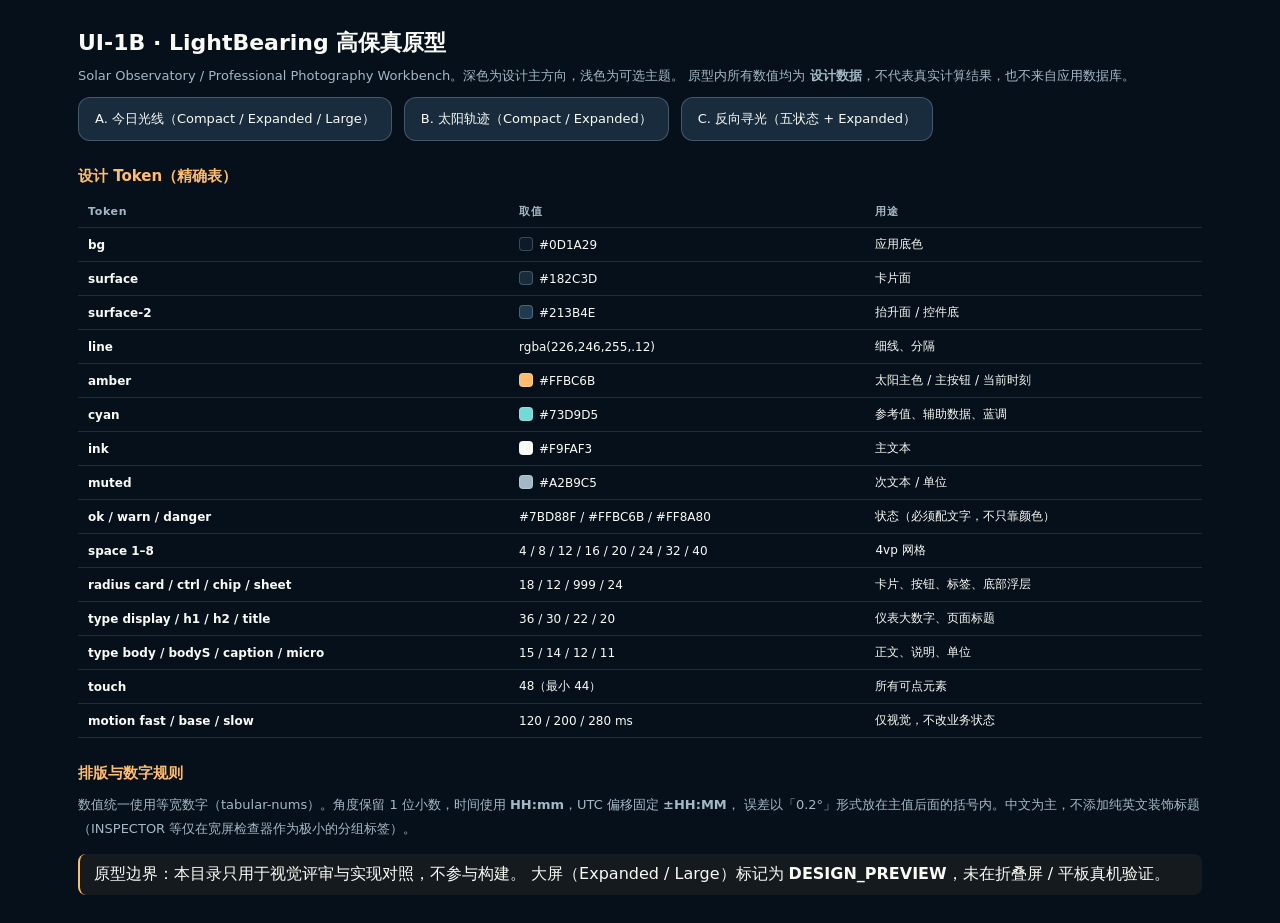
<file: design/ui1b/index.html>
<!doctype html>
<html lang="zh-CN"><head><meta charset="utf-8"><title>UI-1B · 高保真原型索引与 Token 表</title>
<link rel="stylesheet" href="tokens.css">
<style>
body{padding:28px;background:#06101b;max-width:1180px;margin:0 auto}
h1{font-size:22px;margin-bottom:6px}
h2{font-size:15px;margin:26px 0 10px;color:var(--amber)}
p{font-size:13px;color:var(--muted);line-height:1.8}
table{width:100%;border-collapse:collapse;margin-top:8px;font-size:12px}
th,td{text-align:left;padding:8px 10px;border-bottom:1px solid var(--line)}
th{color:var(--muted);font-weight:600;font-size:11px;letter-spacing:.06em}
td b{color:var(--ink);font-weight:700}
a{color:var(--cyan);text-decoration:none}
.links{display:flex;gap:12px;flex-wrap:wrap;margin-top:10px}
.links a{display:inline-flex;height:44px;align-items:center;padding:0 16px;border-radius:12px;
  border:1px solid var(--line-strong);background:var(--surface);font-size:13px;color:var(--ink)}
.sw{display:inline-block;width:14px;height:14px;border-radius:4px;border:1px solid var(--line-strong);vertical-align:-2px;margin-right:6px}
.note{border-left:2px solid var(--amber);background:rgba(255,188,107,.06);padding:10px 14px;border-radius:8px;margin-top:14px}
</style></head><body>
<h1>UI-1B · LightBearing 高保真原型</h1>
<p>Solar Observatory / Professional Photography Workbench。深色为设计主方向，浅色为可选主题。
原型内所有数值均为 <b>设计数据</b>，不代表真实计算结果，也不来自应用数据库。</p>
<div class="links">
  <a href="home.html">A. 今日光线（Compact / Expanded / Large）</a>
  <a href="sunpath.html">B. 太阳轨迹（Compact / Expanded）</a>
  <a href="reverse.html">C. 反向寻光（五状态 + Expanded）</a>
</div>

<h2>设计 Token（精确表）</h2>
<table>
  <tr><th>Token</th><th>取值</th><th>用途</th></tr>
  <tr><td><b>bg</b></td><td><span class="sw" style="background:#0D1A29"></span>#0D1A29</td><td>应用底色</td></tr>
  <tr><td><b>surface</b></td><td><span class="sw" style="background:#182C3D"></span>#182C3D</td><td>卡片面</td></tr>
  <tr><td><b>surface-2</b></td><td><span class="sw" style="background:#213B4E"></span>#213B4E</td><td>抬升面 / 控件底</td></tr>
  <tr><td><b>line</b></td><td>rgba(226,246,255,.12)</td><td>细线、分隔</td></tr>
  <tr><td><b>amber</b></td><td><span class="sw" style="background:#FFBC6B"></span>#FFBC6B</td><td>太阳主色 / 主按钮 / 当前时刻</td></tr>
  <tr><td><b>cyan</b></td><td><span class="sw" style="background:#73D9D5"></span>#73D9D5</td><td>参考值、辅助数据、蓝调</td></tr>
  <tr><td><b>ink</b></td><td><span class="sw" style="background:#F9FAF3"></span>#F9FAF3</td><td>主文本</td></tr>
  <tr><td><b>muted</b></td><td><span class="sw" style="background:#A2B9C5"></span>#A2B9C5</td><td>次文本 / 单位</td></tr>
  <tr><td><b>ok / warn / danger</b></td><td>#7BD88F / #FFBC6B / #FF8A80</td><td>状态（必须配文字，不只靠颜色）</td></tr>
  <tr><td><b>space 1–8</b></td><td>4 / 8 / 12 / 16 / 20 / 24 / 32 / 40</td><td>4vp 网格</td></tr>
  <tr><td><b>radius card / ctrl / chip / sheet</b></td><td>18 / 12 / 999 / 24</td><td>卡片、按钮、标签、底部浮层</td></tr>
  <tr><td><b>type display / h1 / h2 / title</b></td><td>36 / 30 / 22 / 20</td><td>仪表大数字、页面标题</td></tr>
  <tr><td><b>type body / bodyS / caption / micro</b></td><td>15 / 14 / 12 / 11</td><td>正文、说明、单位</td></tr>
  <tr><td><b>touch</b></td><td>48（最小 44）</td><td>所有可点元素</td></tr>
  <tr><td><b>motion fast / base / slow</b></td><td>120 / 200 / 280 ms</td><td>仅视觉，不改业务状态</td></tr>
</table>

<h2>排版与数字规则</h2>
<p>数值统一使用等宽数字（tabular-nums）。角度保留 1 位小数，时间使用 <b>HH:mm</b>，UTC 偏移固定 <b>±HH:MM</b>，
误差以「0.2°」形式放在主值后面的括号内。中文为主，不添加纯英文装饰标题（INSPECTOR 等仅在宽屏检查器作为极小的分组标签）。</p>

<div class="note">原型边界：本目录只用于视觉评审与实现对照，不参与构建。
大屏（Expanded / Large）标记为 <b>DESIGN_PREVIEW</b>，未在折叠屏 / 平板真机验证。</div>
</body></html>
</file>
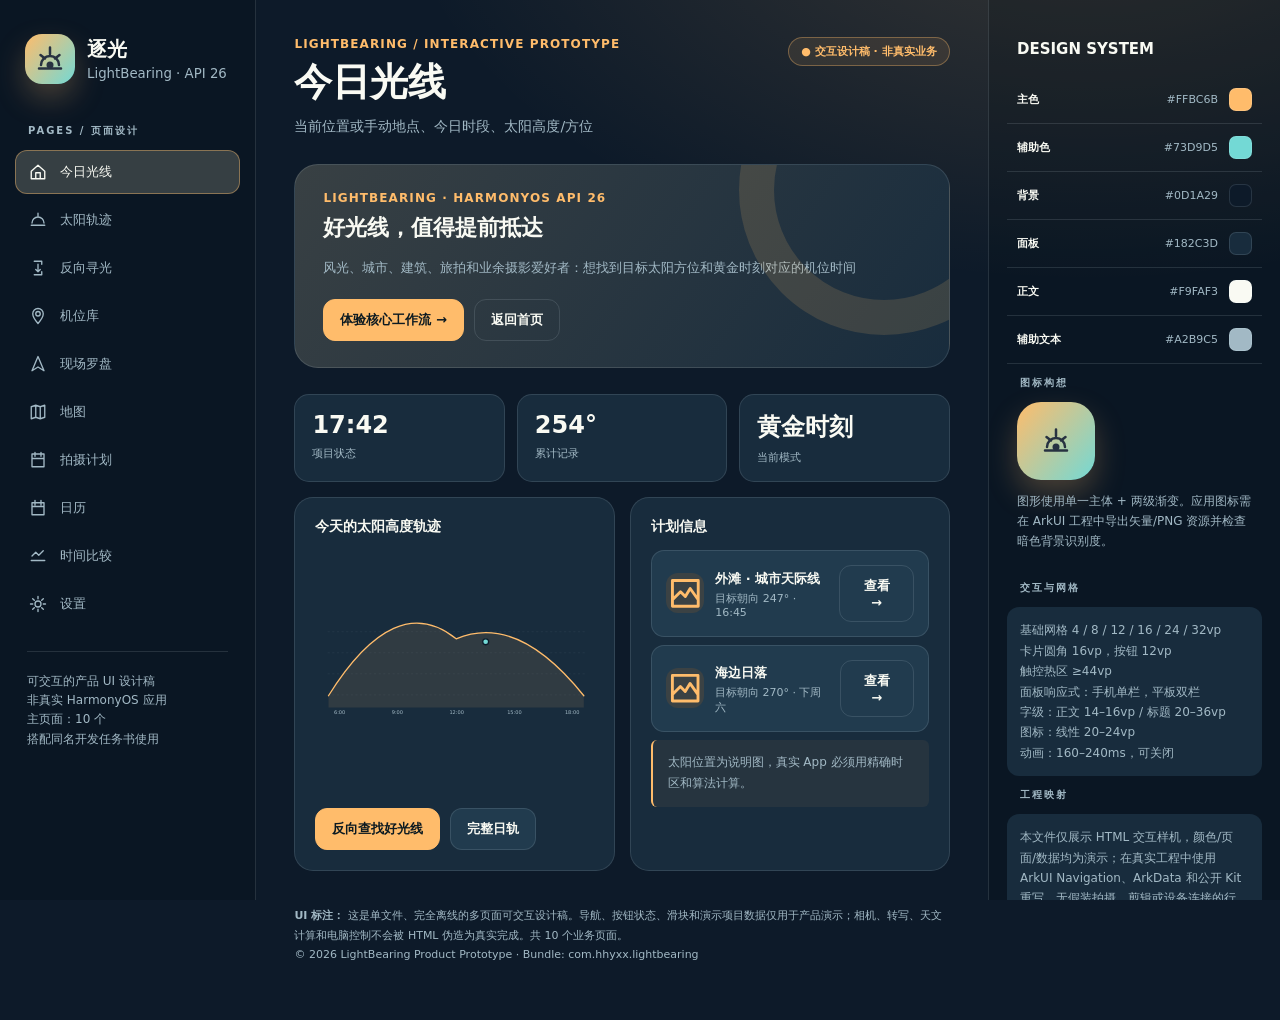
<file: lightbearing_ui.html>
<!doctype html>
<html lang="zh-CN"><head><meta charset="utf-8"><meta name="viewport" content="width=device-width, initial-scale=1"><title>逐光 LightBearing | 前端交互设计稿</title>
<style>
:root{--bg:#0D1A29;--panel:#182C3D;--panel2:#213B4E;--primary:#FFBC6B;--accent:#73D9D5;--ink:#F9FAF3;--muted:#A2B9C5;--line:rgba(226,246,255,.12);--shadow:0 20px 60px rgba(0,0,0,.19)}*{box-sizing:border-box}html{font-family:'HarmonyOS Sans','Noto Sans SC',system-ui,-apple-system,sans-serif}body{margin:0;color:var(--ink);background:radial-gradient(ellipse 75% 55% at 85% -12%,color-mix(in srgb,var(--primary) 18%,transparent),transparent 72%),var(--bg);min-height:100vh}button,input,select,textarea{font:inherit}button{cursor:pointer}button:focus-visible,a:focus-visible,input:focus-visible{outline:2px solid var(--primary);outline-offset:3px}button:disabled{opacity:.42;cursor:not-allowed}.shell{max-width:1550px;margin:auto;display:grid;grid-template-columns:256px minmax(0,1fr) 292px;min-height:100vh}.sidebar{background:rgba(7,12,20,.26);border-right:1px solid var(--line);padding:26px 15px;position:sticky;top:0;height:100vh;overflow:auto}.brand{display:flex;gap:12px;align-items:center;padding:8px 10px 28px}.appicon{height:50px;width:50px;min-width:50px;border-radius:17px;background:linear-gradient(130deg,var(--primary),var(--accent));display:grid;place-items:center;box-shadow:0 14px 30px color-mix(in srgb,var(--primary) 25%,transparent);color:#11252a}.appicon svg{width:32px;height:32px}.brand strong{display:block;font-size:20px;letter-spacing:.2px}.brand small{color:var(--muted)}.navcaption,.caps{font-size:10px;text-transform:uppercase;letter-spacing:2px;color:var(--muted);font-weight:700;padding:12px 13px}.navlist{display:grid;gap:4px}.navbtn{width:100%;text-align:left;border:1px solid transparent;background:transparent;color:var(--muted);border-radius:12px;padding:12px 13px;display:flex;align-items:center;gap:13px;font-size:13px;transition:.15s}.navbtn:hover{background:rgba(255,255,255,.05);color:var(--ink)}.navbtn.active{background:color-mix(in srgb,var(--primary) 13%,var(--panel));border-color:color-mix(in srgb,var(--primary) 42%,transparent);color:var(--ink)}.navbtn svg{width:18px;height:18px}.sidebar-foot{margin:25px 12px;font-size:12px;color:var(--muted);line-height:1.6;border-top:1px solid var(--line);padding-top:20px}.main{padding:37px clamp(20px,3vw,56px) 55px;min-width:0}.toprow{display:flex;justify-content:space-between;gap:12px;align-items:start}.eyebrow{font-size:12px;letter-spacing:1.1px;color:var(--primary);font-weight:700}.pagetitle{font-size:clamp(29px,3vw,42px);line-height:1.17;margin:9px 0}.subtitle{font-size:14px;color:var(--muted);max-width:730px;line-height:1.75}.chip{display:inline-flex;align-items:center;gap:6px;border:1px solid color-mix(in srgb,var(--primary) 35%,transparent);background:color-mix(in srgb,var(--primary) 10%,transparent);border-radius:40px;color:var(--primary);padding:6px 12px;font-size:11px;font-weight:700;white-space:nowrap}.hero{background:linear-gradient(125deg,color-mix(in srgb,var(--primary) 14%,var(--panel)),var(--panel));border:1px solid var(--line);border-radius:24px;padding:26px 28px;margin:26px 0;position:relative;overflow:hidden}.hero:after{content:'';width:220px;height:220px;position:absolute;right:-80px;top:-120px;border:35px solid color-mix(in srgb,var(--primary) 14%,transparent);border-radius:100%;pointer-events:none}.hero h2{font-size:22px;margin:8px 0 12px;max-width:480px}.hero p{color:var(--muted);font-size:13px;line-height:1.8;max-width:630px}.btnrow{display:flex;gap:10px;flex-wrap:wrap;margin-top:19px}.btn{border:1px solid var(--line);border-radius:12px;padding:11px 16px;background:var(--panel2);color:var(--ink);font-size:13px;font-weight:700}.btn.primary{background:var(--primary);border-color:var(--primary);color:#0C1A21}.btn.ghost{background:transparent}.btn:hover{filter:brightness(1.12)}.grid{display:grid;grid-template-columns:repeat(2,minmax(0,1fr));gap:15px}.card{border-radius:19px;background:var(--panel);border:1px solid var(--line);padding:20px;min-width:0}.card h3{font-size:14px;margin:0 0 14px}.small{font-size:12px;color:var(--muted);line-height:1.65}.card .num{font-weight:800;font-size:30px;margin:8px 0}.canvas{height:280px;border-radius:16px;background:radial-gradient(circle at 50% 42%,color-mix(in srgb,var(--primary) 16%,transparent),transparent 52%),linear-gradient(145deg,var(--panel2),var(--bg));border:1px solid var(--line);position:relative;overflow:hidden;display:grid;place-items:center}.scene{width:182px;height:174px;position:relative;display:grid;place-items:center}.scene .halo{border:1px dashed color-mix(in srgb,var(--primary) 60%,transparent);border-radius:50%;width:174px;height:174px;position:absolute}.scene .shape{width:95px;height:102px;background:linear-gradient(135deg,var(--accent),var(--primary));border-radius:28px 28px 38px 38px;box-shadow:inset -12px -17px 16px rgba(0,0,0,.15),0 18px 40px rgba(0,0,0,.25);transform:rotate(-9deg)}.scene .dot{position:absolute;width:26px;height:26px;border:5px solid var(--bg);background:var(--primary);border-radius:100%;top:38px;left:104px}.crosshairs:before,.crosshairs:after{content:'';position:absolute;pointer-events:none;background:rgba(255,255,255,.10)}.crosshairs:before{height:1px;width:100%;top:50%}.crosshairs:after{height:100%;width:1px;left:50%}.timeline{display:flex;gap:8px;overflow:auto;padding:13px 0}.frame{width:72px;height:68px;flex:none;border-radius:12px;background:linear-gradient(140deg,color-mix(in srgb,var(--accent) 32%,var(--panel)),var(--panel2));border:1px solid var(--line);display:grid;place-items:center;font-size:11px;color:var(--ink);position:relative}.frame.selected{outline:2px solid var(--primary)}.frame:after{content:'';width:27px;height:32px;border-radius:9px;background:var(--primary);opacity:.7;position:absolute;bottom:10px;left:21px;transform:rotate(-14deg)}.statrow{display:grid;grid-template-columns:repeat(3,minmax(0,1fr));gap:12px}.stat{background:var(--panel);border:1px solid var(--line);border-radius:15px;padding:16px 17px}.stat b{font-size:24px}.stat span{font-size:11px;color:var(--muted);display:block;margin-top:7px}.linechart{width:100%;height:235px;overflow:visible}.linechart text{fill:var(--muted);font-size:12px}.linechart .gridline{stroke:var(--line);stroke-dasharray:5 6}.linechart .line{fill:none;stroke:var(--primary);stroke-width:3;stroke-linecap:round}.linechart .fill{fill:color-mix(in srgb,var(--primary) 10%,transparent)}.fields{display:grid;grid-template-columns:repeat(2,minmax(0,1fr));gap:12px}.field label{display:block;font-size:12px;color:var(--muted);margin:0 0 7px}.field input,.field select{width:100%;background:var(--panel2);border:1px solid var(--line);color:var(--ink);border-radius:11px;padding:11px 12px;outline:none}.field input:focus{border-color:var(--primary)}.separator{height:1px;background:var(--line);margin:19px 0}.toggle{display:flex;align-items:center;justify-content:space-between;padding:12px 0;border-bottom:1px solid var(--line);gap:14px}.switch{accent-color:var(--primary)}.tags{display:flex;gap:7px;flex-wrap:wrap}.tag{font-size:11px;color:var(--muted);border:1px solid var(--line);padding:7px 9px;border-radius:9px}.listitem{display:flex;gap:12px;align-items:center;justify-content:space-between;border:1px solid var(--line);border-radius:13px;padding:14px;margin:8px 0;background:var(--panel2)}.listitem b{font-size:13px}.listitem p{margin:3px 0 0;color:var(--muted);font-size:11px}.iconbox{width:40px;height:40px;border-radius:12px;background:color-mix(in srgb,var(--primary) 15%,var(--panel));display:grid;place-items:center;color:var(--primary);font-size:19px}.muted{color:var(--muted)}.rpanel{padding:36px 18px;border-left:1px solid var(--line);background:rgba(4,10,19,.2);position:sticky;top:0;height:100vh;overflow:auto}.rpanel h3{margin:4px 10px 18px;font-size:15px}.token{padding:12px 10px;border-bottom:1px solid var(--line);font-size:11px;display:flex;gap:11px;align-items:center;justify-content:space-between}.token b{font-size:11px;font-weight:600}.swatch{height:23px;width:23px;border-radius:7px;border:1px solid var(--line);flex:none}.note{background:var(--panel);padding:13px;border-radius:12px;font-size:12px;color:var(--muted);line-height:1.7}.footnote{color:var(--muted);font-size:11px;line-height:1.8;margin-top:35px}.democtrl{display:flex;align-items:center;gap:10px;margin:10px 0}.democtrl input[type=range]{accent-color:var(--primary);flex:1}.macrogrid{display:grid;grid-template-columns:repeat(4,1fr);gap:10px}.macrobutton{background:linear-gradient(140deg,var(--panel2),var(--panel));border:1px solid var(--line);aspect-ratio:1;border-radius:17px;color:var(--ink);font-weight:700;display:grid;place-items:center;gap:3px}.macrobutton:hover,.macrobutton.pressed{background:color-mix(in srgb,var(--primary) 24%,var(--panel))}.macrobutton span{font-size:22px}.macrobutton small{font-size:10px}.pill{display:inline-flex;border:1px solid var(--line);padding:4px 8px;border-radius:30px;font-size:10px;color:var(--muted)}.mobiletabs{display:none}.toast{position:fixed;bottom:26px;left:50%;transform:translateX(-50%) translateY(80px);background:var(--ink);color:var(--bg);padding:12px 18px;border-radius:12px;box-shadow:var(--shadow);z-index:20;opacity:0;transition:.2s;font-size:13px;pointer-events:none}.toast.show{opacity:1;transform:translateX(-50%) translateY(0)}.helpmeta{padding:12px 15px;border-left:2px solid var(--primary);background:color-mix(in srgb,var(--primary) 6%,transparent);border-radius:6px;font-size:12px;line-height:1.8;color:var(--muted)}
@media(max-width:1200px){.shell{grid-template-columns:224px 1fr}.rpanel{display:none}}@media(max-width:780px){.shell{display:block}.sidebar{height:auto;position:static;border-right:none;border-bottom:1px solid var(--line);padding:10px 12px}.brand{padding:6px}.navcaption,.navlist,.sidebar-foot{display:none}.mobiletabs{display:flex;overflow:auto;gap:6px;padding:8px 0}.mobiletabs .navbtn{width:auto;min-width:max-content;padding:8px 11px}.mobiletabs .navbtn svg{display:none}.main{padding:25px 17px 90px}.grid{grid-template-columns:1fr}.statrow{grid-template-columns:repeat(3,minmax(0,1fr))}.toprow{flex-wrap:wrap}.fields{grid-template-columns:1fr}.macrogrid{grid-template-columns:repeat(3,1fr)}.hero{padding:21px}.pagetitle{font-size:29px}}@media(prefers-reduced-motion:reduce){*{transition:none!important;animation:none!important}}
</style></head>
<body><div class="shell"><aside class="sidebar"><div class="brand"><div class="appicon" id="brandicon"></div><div><strong>逐光</strong><small>LightBearing · API 26</small></div></div><div class="navcaption">PAGES / 页面设计</div><nav class="navlist" id="sidebarNav" aria-label="页面导航"></nav><nav class="mobiletabs" id="mobileNav" aria-label="移动端页面导航"></nav><div class="sidebar-foot">可交互的产品 UI 设计稿<br>非真实 HarmonyOS 应用<br>主页面：10 个<br>搭配同名开发任务书使用</div></aside><main class="main" id="content" aria-live="polite"></main><aside class="rpanel"><h3>DESIGN SYSTEM</h3><div id="tokens"></div><div class="caps">图标构想</div><div style="padding:0 10px 18px"><div class="appicon" style="height:78px;width:78px;border-radius:24px;margin-bottom:12px" id="largeicon"></div><div class="small">图形使用单一主体 + 两级渐变。应用图标需在 ArkUI 工程中导出矢量/PNG 资源并检查暗色背景识别度。</div></div><div class="caps">交互与网格</div><div class="note">基础网格 4 / 8 / 12 / 16 / 24 / 32vp<br>卡片圆角 16vp，按钮 12vp<br>触控热区 ≥44vp<br>面板响应式：手机单栏，平板双栏<br>字级：正文 14–16vp / 标题 20–36vp<br>图标：线性 20–24vp<br>动画：160–240ms，可关闭</div><div class="caps">工程映射</div><div class="note">本文件仅展示 HTML 交互样机，颜色/页面/数据均为演示；在真实工程中使用 ArkUI Navigation、ArkData 和公开 Kit 重写。无假装拍摄、剪辑或设备连接的行为。</div></aside></div><div class="toast" id="toast" role="status"></div>
<script>
const APP = {"key": "lightbearing", "cn": "逐光", "en": "LightBearing", "tag": "好光线，值得提前抵达", "sub": "摄影太阳方位与机位规划", "bundle": "com.hhyxx.lightbearing", "icon": "sun", "primary": "#FFBC6B", "secondary": "#73D9D5", "bg": "#0D1A29", "surface": "#182C3D", "surface2": "#213B4E", "ink": "#F9FAF3", "muted": "#A2B9C5", "audience": "风光、城市、建筑、旅拍和业余摄影爱好者：想找到目标太阳方位和黄金时刻对应的机位时间", "pages": [["home", "今日光线", "当前位置或手动地点、今日时段、太阳高度/方位"], ["sunpath", "太阳轨迹", "日轨曲线、地平线、时刻拖动、日出日落显示"], ["reverse", "反向寻光", "指定方位/高度容差、日期范围、候选时间与误差"], ["locations", "机位库", "收藏地点、输入坐标、标签、搜索与修改"], ["compass", "现场罗盘", "设备传感器、方位校正、实时太阳参考、误差提示"], ["map", "地图", "机位标记、方向射线、地图失败时手动经纬度降级"], ["planner", "拍摄计划", "保存目标机位和候选窗口、行前清单、备注"], ["calendar", "日历", "月历阳光窗口、计划日期筛选、分享计划卡片"], ["compare", "时间比较", "多日期方位/高度对照、同日时段曲线"], ["settings", "设置", "坐标系、时区、定位授权、角度单位、隐私、说明"]]};
const PATHS={home:'M3 11 12 3l9 8v10H3z M9 21v-8h6v8',capture:'M3 7h4l2-3h6l2 3h4v13H3z M12 16a4 4 0 1 0 0-8 4 4 0 0 0 0 8',timeline:'M3 4h18v16H3z M9 4v16 M15 4v16 M3 10h18',frame:'M4 4h16v16H4z M4 16l5-5 3 3 3-5 5 7',audio:'M3 10v4 M7 6v12 M11 2v20 M15 7v10 M19 4v16',lighting:'M12 3v3 M12 18v3 M3 12h3 M18 12h3 M5.6 5.6l2.1 2.1 M16.3 16.3l2.1 2.1 M18.4 5.6l-2.1 2.1 M7.7 16.3l-2.1 2.1 M12 8a4 4 0 1 0 0 8 4 4 0 0 0 0-8',export:'M12 3v12 m-5-5 5 5 5-5 M4 17v4h16v-4',presets:'M4 7h16 M4 17h16 M9 4v6 M15 14v6',library:'M3 5h7l2 2h9v13H3z',settings:'M12 8a4 4 0 1 0 0 8 4 4 0 0 0 0-8 M12 2v3 M12 19v3 M2 12h3 M19 12h3 M4.9 4.9l2.2 2.2 M16.9 16.9l2.2 2.2 M19.1 4.9l-2.2 2.2 M7.1 16.9l-2.2 2.2',import:'M4 3h12l4 4v14H4z M12 11v7 m-4-4 4-4 4 4',transcript:'M5 4h14 M5 9h14 M5 14h10 M5 19h14',silence:'M4 12h4 M10 5v14 M14 9v6 M18 12h2',captions:'M4 4h16v16H4z M7 13h10 M9 17h6',preview:'M4 4h16v16H4z M10 8l7 4-7 4z',history:'M4 12a8 8 0 1 0 4-7 M4 4v5h5 M12 7v5l3 2',sunpath:'M3 19h18 M4 16a8 8 0 0 1 16 0 M12 3v4',reverse:'M7 3h10v4 M7 21h10v-4 M12 7v10 M9 14l3 3 3-3',locations:'M12 22s7-8 7-13a7 7 0 0 0-14 0c0 5 7 13 7 13z M12 12a3 3 0 1 0 0-6 3 3 0 0 0 0 6',compass:'M12 2l8 19-8-5-8 5z',map:'M3 5l6-2 6 2 6-2v16l-6 2-6-2-6 2z M9 3v16 M15 5v16',planner:'M4 4h16v17H4z M8 2v5 M16 2v5 M4 10h16',calendar:'M4 5h16v16H4z M4 10h16 M8 2v6 M16 2v6',compare:'M3 18h18 M4 12l5-5 4 4 6-6',pair:'M3 10h6V4 M15 4h6v6 M3 15v6h6 M15 21h6v-6',deck:'M3 3h8v8H3z M13 3h8v8h-8z M3 13h8v8H3z M13 13h8v8h-8z',designer:'M4 4h16v16H4z M8 9h8 M8 13h8 M8 17h5',macros:'M4 4h6v6H4z M14 14h6v6h-6z M10 7h7v7',actions:'M12 2l2 7h7l-6 4 2 8-5-5-5 5 2-8-6-4h7z',devices:'M4 5h16v11H4z M8 20h8 M12 16v4',activity:'M3 12h5l3-8 3 16 3-8h4',diagnostics:'M4 18l4-4 4 3 4-8 4 2 M4 4h16v16H4z'};
const icon=k=>`<svg viewBox="0 0 24 24" fill="none" stroke="currentColor" stroke-width="1.8" stroke-linecap="round" stroke-linejoin="round"><path d="${PATHS[k]||PATHS.home}"/></svg>`;
const brandIcon=()=>{let x=APP.icon;if(x==='frames')return '<svg viewBox="0 0 64 64" fill="none"><rect x="8" y="10" width="37" height="37" rx="8" stroke="#102831" stroke-width="5"/><rect x="19" y="21" width="37" height="35" rx="8" fill="#102831"/><path d="m30 31 17 9-17 9z" fill="white"/></svg>';
if(x==='wave')return '<svg viewBox="0 0 64 64" fill="none"><path d="M10 31v7M18 19v30M26 9v46M34 21v28M42 12v42M50 26v14" stroke="#172036" stroke-width="5" stroke-linecap="round"/></svg>';
if(x==='sun')return '<svg viewBox="0 0 64 64" fill="none"><path d="M10 51h44 M14 44a18 18 0 0 1 36 0" stroke="#273241" stroke-width="5" stroke-linecap="round"/><path d="M32 9v13M13 24l9 7M51 24l-9 7" stroke="#273241" stroke-width="5" stroke-linecap="round"/><circle cx="32" cy="44" r="7" fill="#273241"/></svg>';
return '<svg viewBox="0 0 64 64" fill="none"><rect x="9" y="9" width="20" height="20" rx="5" fill="#1C302B"/><rect x="35" y="9" width="20" height="20" rx="5" fill="#1C302B"/><rect x="9" y="35" width="20" height="20" rx="5" fill="#1C302B"/><path d="m40 35 14 10-14 10" stroke="#1C302B" stroke-width="6" stroke-linecap="round" stroke-linejoin="round"/></svg>'};
let current=APP.pages[0][0], counters={items:3,frames:9,clips:4,decks:2}, state={opacity:45,fps:12,zoom:55,lat:31.23,lon:121.47,angle:250,hour:17,selected:0,connected:false,project:'我的第一个项目',volume:72,theme:'dark'};const $=s=>document.querySelector(s);
const toast=t=>{let el=$('#toast');el.textContent=t;el.classList.add('show');clearTimeout(window._toastTimer);window._toastTimer=setTimeout(()=>el.classList.remove('show'),2400)};
const row=(title,detail,action='查看',route='')=>`<div class="listitem"><div style="display:flex;gap:11px;align-items:center"><div class="iconbox">${icon('frame')}</div><div><b>${title}</b><p>${detail}</p></div></div><button class="btn ghost" data-nav="${route||current}">${action} →</button></div>`;
const card=(title,content)=>`<div class="card"><h3>${title}</h3>${content}</div>`;
const metric=(a,b,c)=>`<div class="statrow">${[[a,'项目状态'],[b,'累计记录'],[c,'当前模式']].map(v=>`<div class="stat"><b>${v[0]}</b><span>${v[1]}</span></div>`).join('')}</div>`;
const waveform=()=>`<svg class="linechart" viewBox="0 0 660 195" preserveAspectRatio="none" aria-label="音频波形示意">${Array.from({length:80},(_,i)=>{const h=10+Math.abs(Math.sin(i*1.63)*Math.cos(i*.19)*100);return `<rect x="${i*8.1+4}" y="${98-h/2}" width="4" height="${h}" rx="2" fill="${i<37?'var(--primary)':'var(--muted)'}" opacity="${i<37?1:.35}"/>`}).join('')}<line x1="300" x2="300" y1="0" y2="190" stroke="var(--accent)" stroke-width="2"/></svg>`;
const sunchart=()=>`<svg class="linechart" viewBox="0 0 660 240" role="img" aria-label="太阳高度曲线演示">${[35,85,135,185].map(y=>`<line x1="30" y1="${y}" x2="640" y2="${y}" class="gridline"/>`).join('')}<path class="fill" d="M32 187 Q190 -65 335 52 Q480 -10 638 187 L638 215 H32Z"/><path class="line" d="M32 187 Q190 -65 335 52 Q480 -10 638 187"/>${[6,9,12,15,18].map((v,i)=>`<text x="${45+i*137}" y="230">${v}:00</text>`).join('')}<circle cx="405" cy="59" r="7" fill="var(--accent)" stroke="var(--bg)" stroke-width="3"/></svg>`;
const art=()=>`<div class="canvas crosshairs"><div class="scene"><div class="halo"></div><div class="shape"></div><div class="dot"></div></div><div style="position:absolute;bottom:12px;left:14px;font-size:11px;color:var(--muted)">APP 设计占位示意 · 非真实媒体数据</div></div>`;
const fields=xs=>`<div class="fields">${xs.map(([name,value,kind])=>`<div class="field"><label>${name}</label><input aria-label="${name}" type="${kind||'text'}" value="${value}" data-field="${name}"/></div>`).join('')}</div>`;
function special(){const app=APP.key,k=current;
if(app==='framemori'){
 if(k==='home')return metric(counters.items,'09:42','逐帧拍摄')+`<div class="grid" style="margin-top:15px">${card('继续创作',art()+`<div class="btnrow"><button class="btn primary" data-nav="capture">打开相机</button><button class="btn" data-nav="timeline">编辑时间轴</button></div>`)}${card('最近的项目',row('玩具机器人','12 fps · 27 帧','编辑','timeline')+row('黏土小故事','8 fps · 46 帧','继续','capture')+row('光影小实验','24 fps · 18 帧','查看','library'))}</div>`;
 if(k==='capture')return `${metric('READY',state.fps+' FPS',counters.frames+' 帧')}<div class="grid" style="margin-top:15px">${card('相机与洋葱皮',art()+`<div class="democtrl"><span class="small">透明度</span><input type="range" min="0" max="100" value="${state.opacity}" data-range="opacity"><b>${state.opacity}%</b></div><div class="btnrow"><button class="btn primary" data-action="capture">● 模拟拍摄一帧</button><button class="btn" data-nav="timeline">查看帧</button></div>`)}${card('拍摄控制',fields([['目标 FPS',state.fps,'number'],['拍摄间隔(ms)',400,'number']])+['曝光锁定（设备支持时）','对焦锁定（设备支持时）','白平衡锁定（设备支持时）','网格叠加','水平参考线'].map(t=>`<div class="toggle"><span class="small">${t}</span><input class="switch" type="checkbox"></div>`).join('')+`<p class="small">真实 ArkTS 版本需检查设备能力，不能由此样机判断摄像头支持情况。</p>`)}</div>`;
 if(k==='timeline')return `${card('帧序列 · ${counters.frames} 帧',`<div class="timeline">${Array.from({length:counters.frames},(_,i)=>`<button class="frame ${state.selected===i?'selected':''}" data-select="${i}" aria-label="第${i+1}帧">${String(i+1).padStart(2,'0')}</button>`).join('')}</div><div class="democtrl"><span>FPS</span><input data-range="fps" type="range" min="1" max="30" value="${state.fps}"><b>${state.fps}</b></div><div class="btnrow"><button class="btn" data-action="dupframe">复制当前帧</button><button class="btn" data-action="delframe">删除当前帧</button><button class="btn" data-nav="export">进入导出</button></div>`)}`;
 if(k==='lighting')return `${metric('AE LOCK','AWB','辅助判断')}<div class="grid" style="margin-top:15px">${card('逐帧亮度示意',waveform()+`<p class="small">每帧亮度偏差仅做提示。照明电流、物体移动和相机算法都可引起波动。</p>`)}${card('检查项',['曝光模式设备检测','自动白平衡波动','对焦漂移','灯光频闪','帧间位置变化'].map(t=>`<div class="toggle"><span class="small">${t}</span><span class="pill">需真机验证</span></div>`).join(''))}</div>`;
 if(k==='audio')return `${card('音频轨道与拍摄同步',waveform()+`<div class="btnrow"><button class="btn" data-action="demo">选择音频（仅设计稿）</button><button class="btn" data-action="demo">试听音轨（仅设计稿）</button></div><div class="democtrl"><span class="small">音轨音量</span><input type="range" data-range="volume" value="${state.volume}" min="0" max="100"><b>${state.volume}%</b></div>`)} `;
 if(k==='frame')return `${card('第 '+(state.selected+1)+' 帧',art()+`<div class="btnrow"><button class="btn" data-action="demo">裁剪</button><button class="btn" data-action="demo">旋转</button><button class="btn" data-action="demo">撤销</button><button class="btn" data-nav="timeline">完成</button></div>`)}`;
}
if(app==='voxcarve'){
 if(k==='home')return metric('04 项','27 分钟','本地项目')+`<div class="grid" style="margin-top:15px">${card('继续编辑',waveform()+`<div class="btnrow"><button class="btn primary" data-nav="transcript">查看逐字稿</button><button class="btn" data-nav="import">导入媒体</button></div>`)}${card('最近项目',row('摄影教程口播','08:45 · 已转写','编辑','transcript')+row('采访素材','21:12 · 待复核','编辑','silence'))}</div>`;
 if(k==='transcript')return `${metric('12 段','96%','待人工核对')}<div class="grid" style="margin-top:15px">${card('逐字稿 · 选择语句即可定位',[['00:00','大家好，今天来分享一段拍摄心得。'],['00:05','嗯……我们先说一下最常见的问题。'],['00:11','这一段需要重新录制，我们先标记。'],['00:19','重点是保持稳定的光线和对焦。']].map((v,i)=>`<div class="listitem"><div><p>${v[0]}</p><b>${v[1]}</b></div><button class="btn" data-action="segment" data-val="${i}">定位</button></div>`).join('')+`<button class="btn primary" data-nav="timeline">进入剪辑时间轴</button>`)}${card('分段时间映射',fields([['开始(ms)',0,'number'],['结束(ms)',5410,'number']])+`<p class="small">识别文本与精确时间区间需要人工校正：样机数字不代表真实 SDK 时间戳。</p>`)}</div>`;
 if(k==='timeline')return `${card('音频波形与剪辑区间',waveform()+`<div class="btnrow"><button class="btn" data-action="demo">标记区间</button><button class="btn" data-action="demo">删除所选区间</button><button class="btn" data-action="demo">撤销</button><button class="btn primary" data-nav="preview">播放剪辑预览</button></div>`)} `;
 if(k==='silence')return `${card('静音区间建议',`<p class="small">启发式检测。用户逐个试听、确认，默认不会自动删除。</p>`+['00:09 – 00:11 · 2.1秒','00:31 – 00:33 · 1.4秒','01:10 – 01:12 · 1.7秒'].map((x,i)=>`<div class="toggle"><label><input type="checkbox"> ${x}</label><button class="btn" data-action="demo">试听</button></div>`).join('')+`<button class="btn primary" data-action="demo">应用所选建议（演示）</button>`)}`;
 if(k==='captions')return `${card('字幕样式与时轴',fields([['字号',18,'number'],['字幕颜色','#FFFFFF'],['字幕背景','#121225']])+`<div class="separator"></div><div class="canvas"><div class="small" style="font-size:22px;color:var(--ink);background:#101124CC;padding:14px;border-radius:12px">让每一句都恰好出现</div></div><div class="btnrow"><button class="btn" data-nav="export">导出 SRT</button></div>`)}`;
 if(k==='import')return `${card('导入音频或视频',art()+`<div class="btnrow"><button class="btn primary" data-action="demo">选择本地媒体（交互占位）</button></div><p class="small">真实 App 通过系统 Picker 读取用户主动选择的内容。此 HTML 不读取真实文件。</p>`)}`;
}
if(app==='lightbearing'){
 if(k==='home')return `${metric('17:42','254°','黄金时刻')}<div class="grid" style="margin-top:15px">${card('今天的太阳高度轨迹',sunchart()+`<div class="btnrow"><button class="btn primary" data-nav="reverse">反向查找好光线</button><button class="btn" data-nav="sunpath">完整日轨</button></div>`)}${card('计划信息',row('外滩 · 城市天际线','目标朝向 247° · 16:45','查看','planner')+row('海边日落','目标朝向 270° · 下周六','查看','locations')+`<div class="helpmeta">太阳位置为说明图，真实 App 必须用精确时区和算法计算。</div>`)}</div>`;
 if(k==='sunpath'||k==='compare')return `${card(k==='compare'?'时段对照':'全天太阳路径',sunchart()+`<div class="democtrl"><span>时间</span><input type="range" min="0" max="23" value="${state.hour}" data-range="hour"><b>${state.hour}:00</b></div><div class="btnrow"><button class="btn primary" data-nav="reverse">寻找目标光线</button></div>`)}`;
 if(k==='reverse')return `${card('寻找理想方向',fields([['目标方位角(°)',state.angle,'number'],['高度角(°)',12,'number'],['允许误差(°)',3,'number'],['搜索天数',30,'number']])+`<div class="btnrow"><button class="btn primary" data-action="search">搜索候选时段</button><button class="btn" data-nav="planner">保存拍摄计划</button></div><p class="small">本演示中的候选结果是示意数据；真实 App 必须使用天文算法和时区规则验证。</p>`)}<div class="grid" style="margin-top:15px">${card('候选时段（示意）',row('10 月 31 日 · 16:47','方向误差 1.2°','加入计划','planner')+row('11 月 03 日 · 16:38','方向误差 1.7°','加入计划','planner'))}${card('向太阳靠近',sunchart())}</div>`;
 if(k==='compass')return `${card('现场罗盘参考',`<div class="canvas"><div style="height:214px;width:214px;border:2px solid var(--line);border-radius:100%;display:grid;place-items:center;position:relative"><div style="position:absolute;top:8px;color:var(--primary)">N</div><div style="position:absolute;bottom:8px" class="small">S</div><div style="height:150px;width:3px;background:var(--accent);transform:rotate(25deg)"></div><div style="position:absolute;background:var(--panel);padding:12px;border-radius:50%;font-size:24px">254°</div></div></div><p class="small">传感器仅供辅助。磁偏角、环境金属干扰和校准会影响方向。</p>`)}`;
 if(k==='locations'||k==='map')return `${card('我的机位',row('上海 · 外滩','31.2372°N, 121.4900°E','定位','map')+row('滨海日落点','30.8900°N, 121.9200°E','编辑','locations')+fields([['纬度',state.lat,'number'],['经度',state.lon,'number']])+`<div class="btnrow"><button class="btn primary" data-action="add">保存机位</button></div>`)}`;
 if(k==='planner'||k==='calendar')return `${card('我的拍摄计划',row('城市天际线 / 黄金时刻','周六 16:45 · 外滩','查看','sunpath')+row('云层间隙 / 蓝调','下周三 17:22 · 机位未定','查看','locations')+`<div class="btnrow"><button class="btn" data-action="demo">导出计划卡片（示意）</button></div>`)}`;
}
if(app==='macroloom'){
 if(k==='home'||k==='deck')return `${metric(state.connected?'已连接':'未连接','12 按钮','Windows')}<div class="grid" style="margin-top:15px">${card('我的工作控制台',`<div class="macrogrid">${[['▶','开始演示'],['⏭','下一页'],['🔇','静音'],['⏯','播放'],['🎬','OBS 场景'],['🖥','浏览器'],['⏺','录制'],['⚡','执行宏']].map((v,i)=>`<button class="macrobutton" data-action="macro" aria-label="${v[1]}"><span>${v[0]}</span><small>${v[1]}</small></button>`).join('')}</div><div class="btnrow"><button class="btn primary" data-nav="pair">${state.connected?'设备已连接':'连接电脑'}</button><button class="btn" data-nav="designer">编辑面板</button></div>`)}${card('最近使用',row('演示会议','快捷键 F5 / 下一页','编辑','macros')+row('OBS 工作区','切换场景与音轨静音','编辑','actions')+`<p class="small">此 HTML 是 UI 样机，按钮不会控制实际电脑。真实控制必须由 Windows Agent 执行。</p>`)}</div>`;
 if(k==='pair'||k==='devices')return `${card('配对设备',`<div class="canvas"><div style="height:180px;width:180px;border:8px solid white;background:repeating-linear-gradient(90deg,#18242f 0 9px,#fff 9px 18px);display:grid;place-items:center;color:#111;border-radius:12px"><span style="background:#fff;padding:7px;border-radius:6px;font-weight:900">QR 模拟</span></div></div><p class="small">配对码由 Windows Agent 实时签发，短期有效；二维码为视觉占位，不可用于真实授权。</p><div class="btnrow"><button class="btn primary" data-action="connect">${state.connected?'模拟断开':'模拟连接'}</button><button class="btn" data-nav="diagnostics">查看诊断</button></div>`)}`;
 if(k==='designer')return `${card('按钮编辑',fields([['按钮标题','下一页'],['颜色','#B8F47C'],['宽度格数',1,'number']])+`<div class="macrogrid" style="margin-top:16px">${['播放','暂停','静音','下一页','打开窗口','聚焦'].map(x=>`<button class="macrobutton" data-action="demo"><span>◆</span><small>${x}</small></button>`).join('')}</div><div class="btnrow"><button class="btn primary" data-action="add">新增按钮（演示）</button></div>`)}`;
 if(k==='macros'||k==='actions')return `${card('宏动作编排',row('发送快捷键','Ctrl + Shift + S','编辑','macros')+row('等待 300ms','防止窗口切换过快','编辑','macros')+row('选择应用','仅选择用户允许的程序','编辑','actions')+`<div class="btnrow"><button class="btn primary" data-action="demo">新增步骤（演示）</button><button class="btn" data-nav="deck">返回面板</button></div>`)}`;
 if(k==='diagnostics'||k==='activity')return `${card('诊断与安全',`<div class="toggle"><b>Windows Agent</b><span class="pill">${state.connected?'模拟已连接':'未连接'}</span></div>`+['本地网络状态','授权设备指纹','协议版本','发送往返延迟','错误与重试日志','应急停止开关'].map(x=>`<div class="toggle"><span class="small">${x}</span><span class="pill">待连接</span></div>`).join('')+`<button class="btn" data-nav="pair">前往配对</button>`)}`;
}
return null}
function generic(k){if(k==='settings')return `${card('通用偏好',`<div class="toggle"><div>深色主题<div class="small">跟随系统或手动选择</div></div><input type="checkbox" checked></div><div class="toggle"><div>动画反馈<div class="small">尊重系统减少动态效果设置</div></div><input type="checkbox" checked></div><div class="toggle"><div>原始文件保护<div class="small">导入时保留副本</div></div><input type="checkbox" checked></div><div class="separator"></div><p class="small">API 26 · 普通开发者权限优先 · 项目默认本地存储</p><div class="btnrow"><button class="btn" data-action="demo">查看权限与设备兼容</button></div>`)}`;
if(k==='export')return `${card('创建导出文件',fields([['文件名称','我的作品'],['输出宽度(px)',1080,'number'],['输出格式','MP4 / WAV / PNG']])+`<div class="toggle"><span>保留原始项目</span><input type="checkbox" checked></div><div class="btnrow"><button class="btn primary" data-action="demo">导出（设计稿模拟）</button></div><p class="small">此按钮展示导出流程设计，不生成文件。正式版本必须实际编码生成并校验文件。</p>`)}`;
if(k==='presets')return `${card('拍摄参数预设',fields([['预设名称','固定光棚 12FPS'],['帧率',12,'number'],['洋葱皮透明度',45,'number'],['拍摄间隔(ms)',400,'number']])+['锁定对焦（若支持）','锁定曝光（若支持）','显示 3×3 网格','启用辅助水平线'].map(x=>`<div class="toggle"><span class="small">${x}</span><input type="checkbox"></div>`).join('')+`<div class="btnrow"><button class="btn primary" data-action="demo">保存预设（演示）</button></div>`)}`;
if(k==='library')return `${card('素材与空间管理',row('本地原始帧','156 MB · 不会随导出删除','管理','library')+row('预览缓存','24 MB · 可安全重建','清理','library')+row('项目 JSON 备份','包含帧索引和编辑元数据','导出','library')+`<div class="btnrow"><button class="btn" data-action="demo">清理缓存（设计稿）</button></div>`)}`;
if(k==='preview')return `${card('剪辑成品预览',waveform()+`<div class="btnrow"><button class="btn" data-action="demo">试听（设计稿模拟）</button><button class="btn" data-nav="timeline">返回剪辑</button><button class="btn primary" data-nav="export">进入真实导出流程设计</button></div><p class="small">正式开发需实际读取剪辑区间并播放裁剪后的音频/视频，不得播放原片冒充结果。</p>`)}`;
if(k==='history')return `${card('项目版本与操作历史',row('自动保存版本 04','12:20 · 保留区间修改','恢复','history')+row('自动保存版本 03','12:12 · 逐字稿校对','恢复','history')+row('原始导入版本','11:58 · 只读媒体源','查看','import')+`<div class="btnrow"><button class="btn" data-action="demo">比较版本（设计稿）</button></div>`)}`;
return `${card('页面主体',`<div class="helpmeta">${APP.pages.find(p=>p[0]===k)?.[2]||''}</div><div style="margin-top:16px">${row('示例内容 A','用户可创建、打开、编辑与保存','查看')}${row('示例内容 B','应支持空状态、加载、错误与重试','查看')}</div><div class="btnrow"><button class="btn primary" data-action="add">新增示例项</button><button class="btn" data-nav="home">返回项目</button></div>`)}`}
function render(){let page=APP.pages.find(x=>x[0]===current)||APP.pages[0];document.title=`${APP.cn} · ${page[1]} · UI 设计稿`;document.querySelectorAll('[data-nav]').forEach(el=>el.classList.toggle('active',el.getAttribute('data-nav')===current));let body=special()||generic(current);$('#content').innerHTML=`<div class="toprow"><div><div class="eyebrow">${APP.en.toUpperCase()} / INTERACTIVE PROTOTYPE</div><h1 class="pagetitle">${page[1]}</h1><div class="subtitle">${page[2]}</div></div><span class="chip">● 交互设计稿 · 非真实业务</span></div><section class="hero"><div class="eyebrow">${APP.en.toUpperCase()} · HARMONYOS API 26</div><h2>${current==='home'?APP.tag:'让每一步操作都有明确反馈'}</h2><p>${current==='home'?APP.audience:`本页面展示「${page[1]}」的布局、视觉层级、可操作组件与导航关系。实际业务逻辑需要由开发任务书中列出的 ArkTS 服务实现。`}</p><div class="btnrow"><button class="btn primary" data-nav="${APP.pages[1][0]}">体验核心工作流 →</button><button class="btn ghost" data-nav="home">返回首页</button></div></section><div id="bodycontent">${body}</div><div class="footnote"><b>UI 标注：</b> 这是单文件、完全离线的多页面可交互设计稿。导航、按钮状态、滑块和演示项目数据仅用于产品演示；相机、转写、天文计算和电脑控制不会被 HTML 伪造为真实完成。共 ${APP.pages.length} 个业务页面。<br>© 2026 ${APP.en} Product Prototype · Bundle: ${APP.bundle}</div>`}
function init(){document.querySelector('#brandicon').innerHTML=brandIcon();document.querySelector('#largeicon').innerHTML=brandIcon();for(const id of ['sidebarNav','mobileNav'])document.querySelector('#'+id).innerHTML=APP.pages.map(p=>`<button class="navbtn" data-nav="${p[0]}">${icon(p[0])}<span>${p[1]}</span></button>`).join('');$('#tokens').innerHTML=[['主色',APP.primary],['辅助色',APP.secondary],['背景',APP.bg],['面板',APP.surface],['正文',APP.ink],['辅助文本',APP.muted]].map(([name,hex])=>`<div class="token"><b>${name}</b><span style="margin-left:auto;color:var(--muted)">${hex}</span><span class="swatch" style="background:${hex}"></span></div>`).join('');render();document.body.addEventListener('click',e=>{const nav=e.target.closest('[data-nav]');if(nav){current=nav.dataset.nav;render();window.scrollTo({top:0,behavior:'smooth'});return}const s=e.target.closest('[data-select]');if(s){state.selected=Number(s.dataset.select);render();return}const a=e.target.closest('[data-action]');if(!a)return;switch(a.dataset.action){case'capture':counters.frames++;toast('已增加一帧演示数据（不访问相机）');render();break;case'dupframe':counters.frames++;toast('演示帧已复制');render();break;case'delframe':counters.frames=Math.max(1,counters.frames-1);state.selected=0;render();break;case'connect':state.connected=!state.connected;toast(state.connected?'仅演示连接状态，未与电脑通信':'已切换演示连接状态');render();break;case'macro':toast('演示宏按钮 · 未向 Windows 发送命令');break;case'add':counters.items++;toast('新增项目交互演示');break;case'search':toast('搜索交互演示 · 实际算法需 ArkTS 实现');break;case'segment':toast('已选中演示文本区间 '+a.dataset.val);break;default:toast('设计稿交互示例：真实功能在 ArkTS 工程实现');}});document.body.addEventListener('input',e=>{const k=e.target.dataset.range;if(k){state[k]=Number(e.target.value);let display=e.target.parentElement.querySelector('b');if(display)display.textContent=(k==='opacity'?state[k]+'%':k==='volume'?state[k]+'%':k==='hour'?state[k]+':00':state[k]);}})}
init();
</script></body></html>
</file>
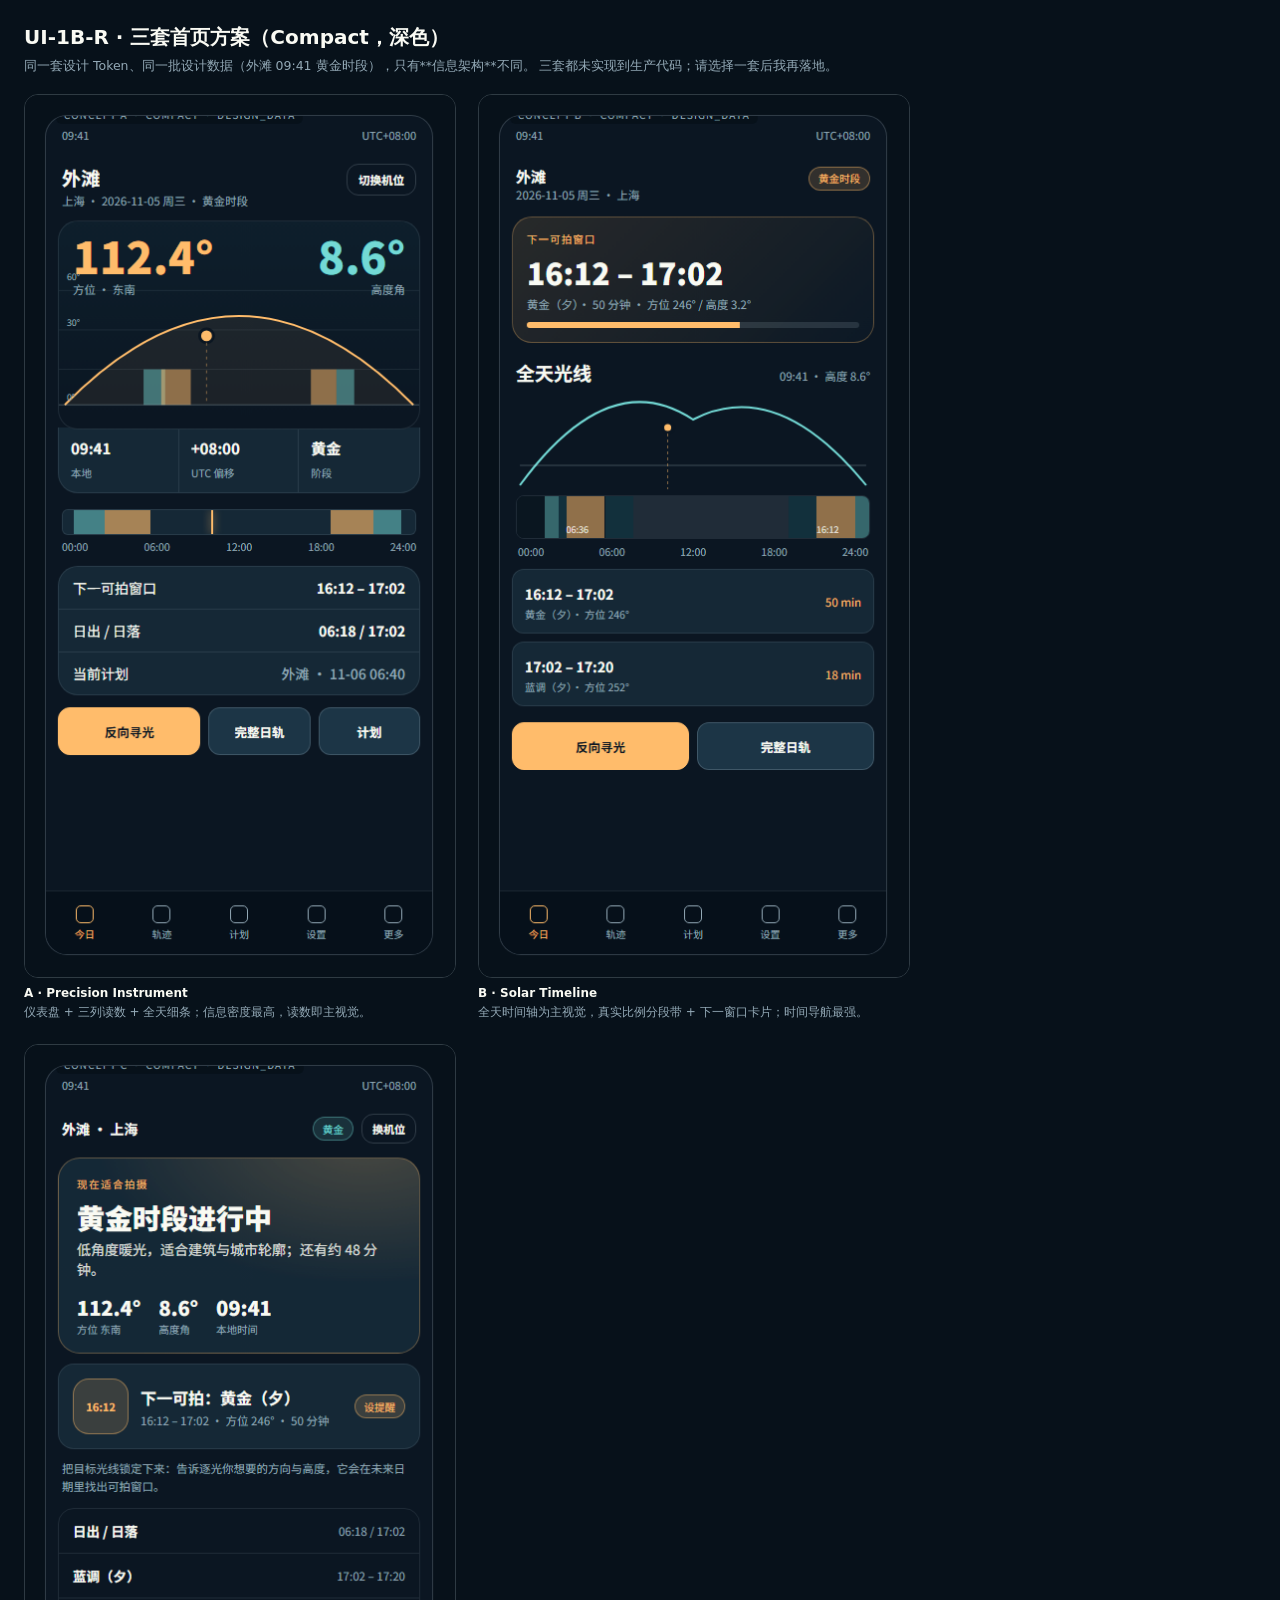
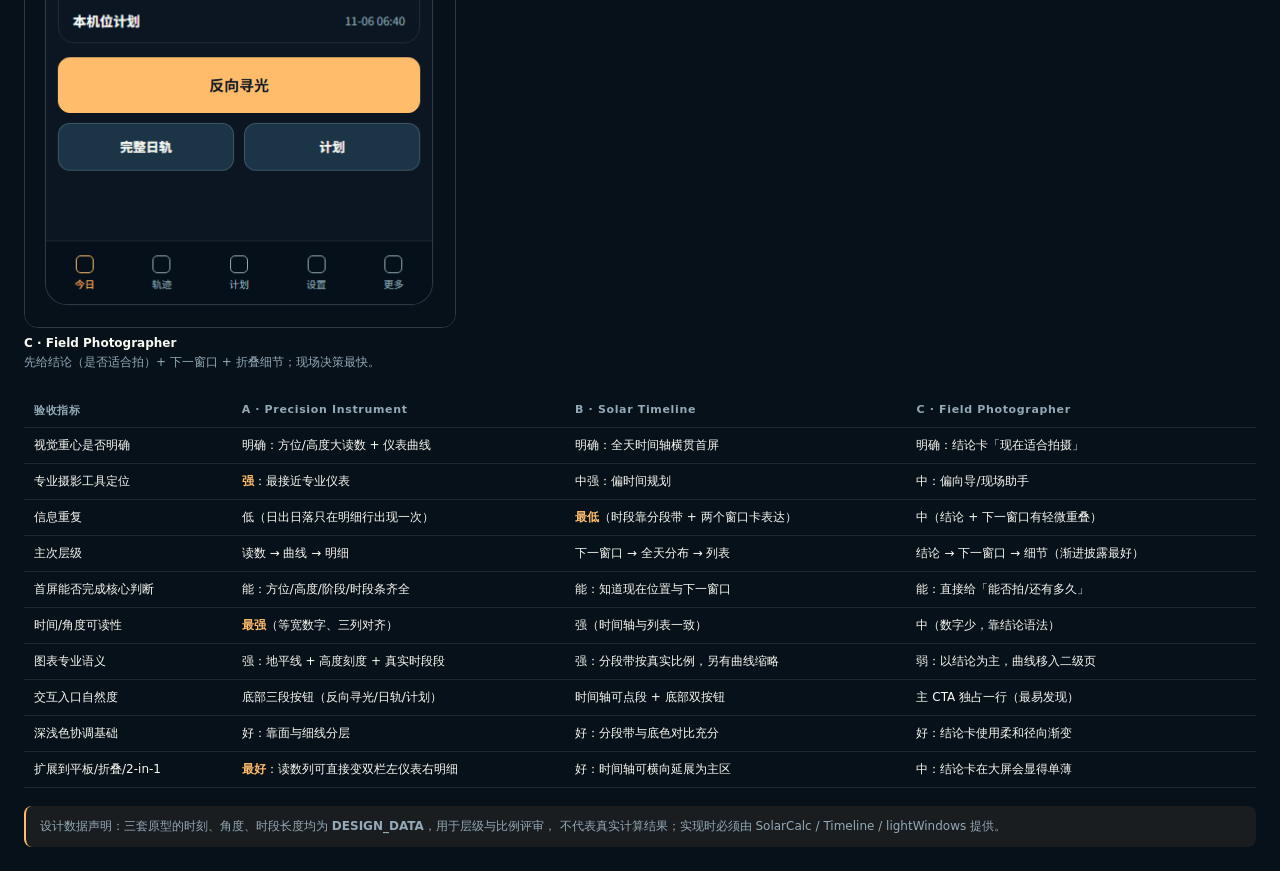
<file: design/ui1b-r/comparison.html>
<!doctype html><html lang="zh-CN"><head><meta charset="utf-8">
<title>UI-1B-R · 三套方案并排对比</title>
<link rel="stylesheet" href="tokens.css">
<style>
body{padding:24px;background:#07111a;max-width:1500px;margin:0 auto}
h1{font-size:20px;margin-bottom:4px}
p.lead{font-size:12.5px;color:var(--muted);line-height:1.7;max-width:1100px}
.row{display:flex;gap:22px;margin-top:18px;align-items:flex-start;flex-wrap:wrap}
figure{margin:0;width:432px}
figure img{width:100%;border:1px solid var(--line-2);border-radius:14px;display:block}
figcaption{font-size:12px;color:var(--ink);margin-top:8px;font-weight:700}
figcaption span{display:block;font-weight:400;color:var(--muted);margin-top:3px;line-height:1.6}
table{width:100%;border-collapse:collapse;margin-top:22px;font-size:12px}
th,td{text-align:left;padding:9px 10px;border-bottom:1px solid var(--line);vertical-align:top}
th{color:var(--muted);font-size:11px;letter-spacing:.06em}
td b{color:var(--amber)}
.note{margin-top:18px;border-left:2px solid var(--amber);background:rgba(255,188,107,.07);
  padding:10px 14px;border-radius:8px;font-size:12px;color:var(--muted);line-height:1.7}
</style></head><body>
<h1>UI-1B-R · 三套首页方案（Compact，深色）</h1>
<p class="lead">同一套设计 Token、同一批设计数据（外滩 09:41 黄金时段），只有**信息架构**不同。
三套都未实现到生产代码；请选择一套后我再落地。</p>
<div class="row">
  <figure><img src="shots/concept-a-compact.png" alt="方案 A">
    <figcaption>A · Precision Instrument
      <span>仪表盘 + 三列读数 + 全天细条；信息密度最高，读数即主视觉。</span></figcaption></figure>
  <figure><img src="shots/concept-b-compact.png" alt="方案 B">
    <figcaption>B · Solar Timeline
      <span>全天时间轴为主视觉，真实比例分段带 + 下一窗口卡片；时间导航最强。</span></figcaption></figure>
  <figure><img src="shots/concept-c-compact.png" alt="方案 C">
    <figcaption>C · Field Photographer
      <span>先给结论（是否适合拍）+ 下一窗口 + 折叠细节；现场决策最快。</span></figcaption></figure>
</div>

<table>
  <tr><th>验收指标</th><th>A · Precision Instrument</th><th>B · Solar Timeline</th><th>C · Field Photographer</th></tr>
  <tr><td>视觉重心是否明确</td><td>明确：方位/高度大读数 + 仪表曲线</td><td>明确：全天时间轴横贯首屏</td><td>明确：结论卡「现在适合拍摄」</td></tr>
  <tr><td>专业摄影工具定位</td><td><b>强</b>：最接近专业仪表</td><td>中强：偏时间规划</td><td>中：偏向导/现场助手</td></tr>
  <tr><td>信息重复</td><td>低（日出日落只在明细行出现一次）</td><td><b>最低</b>（时段靠分段带 + 两个窗口卡表达）</td><td>中（结论 + 下一窗口有轻微重叠）</td></tr>
  <tr><td>主次层级</td><td>读数 → 曲线 → 明细</td><td>下一窗口 → 全天分布 → 列表</td><td>结论 → 下一窗口 → 细节（渐进披露最好）</td></tr>
  <tr><td>首屏能否完成核心判断</td><td>能：方位/高度/阶段/时段条齐全</td><td>能：知道现在位置与下一窗口</td><td>能：直接给「能否拍/还有多久」</td></tr>
  <tr><td>时间/角度可读性</td><td><b>最强</b>（等宽数字、三列对齐）</td><td>强（时间轴与列表一致）</td><td>中（数字少，靠结论语法）</td></tr>
  <tr><td>图表专业语义</td><td>强：地平线 + 高度刻度 + 真实时段段</td><td>强：分段带按真实比例，另有曲线缩略</td><td>弱：以结论为主，曲线移入二级页</td></tr>
  <tr><td>交互入口自然度</td><td>底部三段按钮（反向寻光/日轨/计划）</td><td>时间轴可点段 + 底部双按钮</td><td>主 CTA 独占一行（最易发现）</td></tr>
  <tr><td>深浅色协调基础</td><td>好：靠面与细线分层</td><td>好：分段带与底色对比充分</td><td>好：结论卡使用柔和径向渐变</td></tr>
  <tr><td>扩展到平板/折叠/2-in-1</td><td><b>最好</b>：读数列可直接变双栏左仪表右明细</td><td>好：时间轴可横向延展为主区</td><td>中：结论卡在大屏会显得单薄</td></tr>
</table>

<div class="note">设计数据声明：三套原型的时刻、角度、时段长度均为 <b>DESIGN_DATA</b>，用于层级与比例评审，
不代表真实计算结果；实现时必须由 SolarCalc / Timeline / lightWindows 提供。</div>
</body></html>
</file>
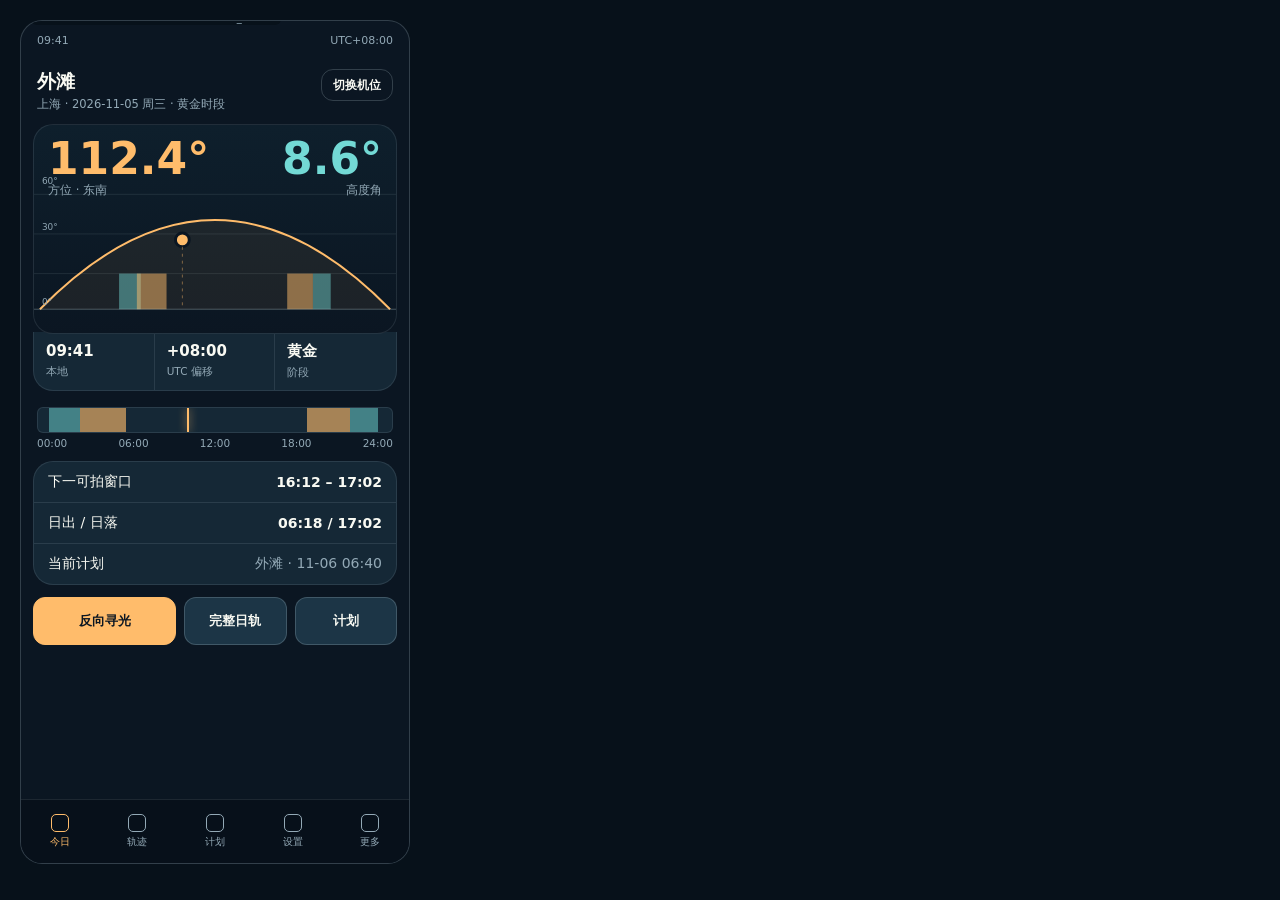
<file: design/ui1b-r/concept-a.html>
<!doctype html><html lang="zh-CN"><head><meta charset="utf-8">
<title>方案 A · Precision Instrument</title><link rel="stylesheet" href="tokens.css">
<style>
.head{padding:10px 16px 12px;display:flex;align-items:flex-start;gap:10px}
.head .place{font-size:var(--t-h2);font-weight:700;letter-spacing:.2px}
.head .meta{font-size:var(--t-cap);color:var(--muted);margin-top:2px}
.dialwrap{padding:0 12px 8px}
.dial{position:relative;height:210px;background:linear-gradient(180deg,#0E1F2C,#0B1622);
  border:1px solid var(--line);border-radius:var(--r-lg);overflow:hidden}
.dial svg{width:100%;height:100%;display:block}
.dial .az{position:absolute;left:14px;top:12px}
.dial .az b{font-size:var(--t-display);font-weight:800;color:var(--amber);line-height:1}
.dial .az span{display:block;font-size:var(--t-cap);color:var(--muted);margin-top:2px}
.dial .alt{position:absolute;right:14px;top:12px;text-align:right}
.dial .alt b{font-size:var(--t-display);font-weight:800;color:var(--cyan);line-height:1}
.dial .alt span{display:block;font-size:var(--t-cap);color:var(--muted);margin-top:2px}
.readouts{display:grid;grid-template-columns:repeat(3,1fr);border-top:1px solid var(--line)}
.readouts div{padding:10px 12px;border-right:1px solid var(--line)}
.readouts div:last-child{border-right:none}
.readouts b{display:block;font-size:15px;font-weight:700}
.readouts span{font-size:var(--t-micro);color:var(--muted)}
.strip{padding:8px 16px 0}
.strip .bar{height:26px;border-radius:6px;background:var(--surface);position:relative;overflow:hidden;
  border:1px solid var(--line)}
.strip .bar i{position:absolute;top:0;bottom:0;display:block}
.strip .bar .now{width:2px;background:var(--amber);box-shadow:0 0 8px rgba(255,188,107,.8)}
.strip .ticks{display:flex;justify-content:space-between;font-size:var(--t-micro);color:var(--muted);margin-top:4px}
.panel{margin:12px 12px 0;border:1px solid var(--line);border-radius:var(--r-lg);background:var(--surface)}
.row{display:flex;align-items:center;gap:10px;padding:11px 14px;border-bottom:1px solid var(--line)}
.row:last-child{border-bottom:none}
.row .k{flex:1;font-size:var(--t-body)}
.row .v{font-size:var(--t-body);font-weight:700}
.row .v.dim{color:var(--muted);font-weight:500}
.actions{display:grid;grid-template-columns:1.4fr 1fr 1fr;gap:8px;padding:12px 12px 16px}
.actions .btn{font-size:12.5px}
</style></head><body style="padding:20px">
<div style="position:relative"><div class="phone"><span class="tag">CONCEPT A · COMPACT · DESIGN_DATA</span>
  <div class="statusbar"><span class="num">09:41</span><span class="num">UTC+08:00</span></div>
  <div class="content">
    <div class="head">
      <div style="flex:1">
        <div class="place">外滩</div>
        <div class="meta num">上海 · 2026-11-05 周三 · 黄金时段</div>
      </div>
      <button class="btn ghost" style="height:32px;padding:0 11px;font-size:11.5px">切换机位</button>
    </div>

    <div class="dialwrap">
      <div class="dial">
        <div class="az"><b class="num">112.4°</b><span>方位 · 东南</span></div>
        <div class="alt"><b class="num">8.6°</b><span>高度角</span></div>
        <svg viewBox="0 0 366 210" preserveAspectRatio="none">
          <g stroke="rgba(226,246,255,.09)"><line x1="0" y1="150" x2="366" y2="150"/>
            <line x1="0" y1="110" x2="366" y2="110"/><line x1="0" y1="70" x2="366" y2="70"/></g>
          <path d="M6 186 Q183 6 360 186" fill="rgba(255,188,107,.07)"/>
          <path d="M6 186 Q183 6 360 186" fill="none" stroke="#FFBC6B" stroke-width="2"/>
          <rect x="86" y="150" width="22" height="36" fill="rgba(115,217,213,.45)"/>
          <rect x="104" y="150" width="30" height="36" fill="rgba(255,188,107,.5)"/>
          <rect x="256" y="150" width="26" height="36" fill="rgba(255,188,107,.5)"/>
          <rect x="282" y="150" width="18" height="36" fill="rgba(115,217,213,.45)"/>
          <line x1="0" y1="186" x2="366" y2="186" stroke="rgba(226,246,255,.28)"/>
          <circle cx="150" cy="116" r="7" fill="#FFBC6B" stroke="#0B1622" stroke-width="3"/>
          <line x1="150" y1="116" x2="150" y2="186" stroke="rgba(255,188,107,.45)" stroke-dasharray="3 4"/>
          <text x="8" y="60" fill="#93A9B6" font-size="9">60°</text>
          <text x="8" y="106" fill="#93A9B6" font-size="9">30°</text>
          <text x="8" y="182" fill="#93A9B6" font-size="9">0°</text>
        </svg>
      </div>
      <div class="readouts" style="border:1px solid var(--line);border-top:none;border-radius:0 0 20px 20px;margin-top:-2px;background:var(--surface)">
        <div><b class="num">09:41</b><span>本地</span></div>
        <div><b class="num">+08:00</b><span>UTC 偏移</span></div>
        <div><b>黄金</b><span>阶段</span></div>
      </div>
    </div>

    <div class="strip">
      <div class="bar">
        <i style="left:3%;width:9%;background:rgba(115,217,213,.5)"></i>
        <i style="left:12%;width:13%;background:rgba(255,188,107,.62)"></i>
        <i style="left:76%;width:12%;background:rgba(255,188,107,.62)"></i>
        <i style="left:88%;width:8%;background:rgba(115,217,213,.5)"></i>
        <i class="now" style="left:42%"></i>
      </div>
      <div class="ticks num"><span>00:00</span><span>06:00</span><span>12:00</span><span>18:00</span><span>24:00</span></div>
    </div>

    <div class="panel">
      <div class="row"><span class="k">下一可拍窗口</span><span class="v num">16:12 – 17:02</span></div>
      <div class="row"><span class="k">日出 / 日落</span><span class="v num">06:18 / 17:02</span></div>
      <div class="row"><span class="k">当前计划</span><span class="v dim">外滩 · 11-06 06:40</span></div>
    </div>

    <div class="actions">
      <button class="btn primary">反向寻光</button>
      <button class="btn">完整日轨</button>
      <button class="btn">计划</button>
    </div>
  </div>
  <div class="tabbar"><div class="on"><i></i>今日</div><div><i></i>轨迹</div><div><i></i>计划</div><div><i></i>设置</div><div><i></i>更多</div></div>
</div></div>
</body></html>
</file>
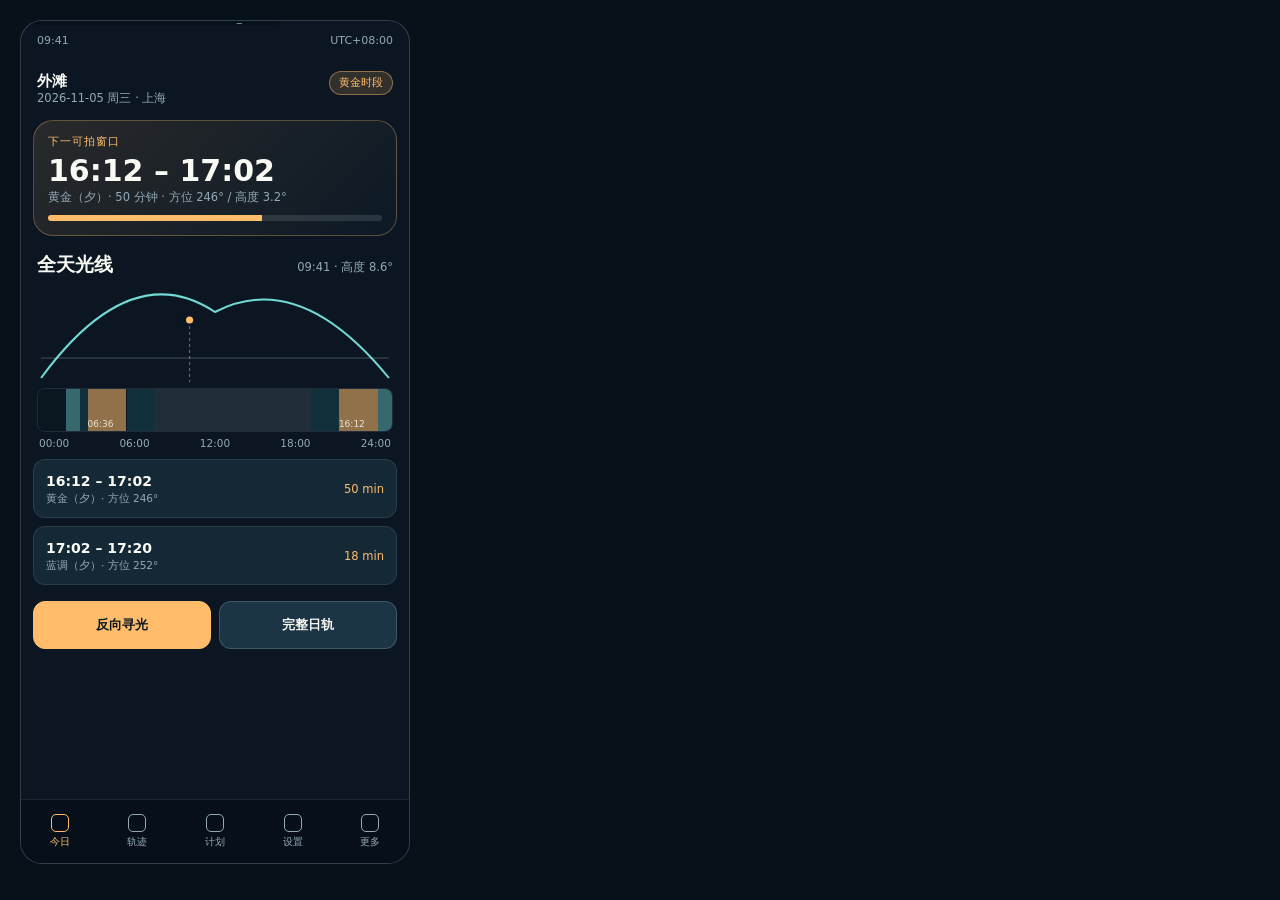
<file: design/ui1b-r/concept-b.html>
<!doctype html><html lang="zh-CN"><head><meta charset="utf-8">
<title>方案 B · Solar Timeline</title><link rel="stylesheet" href="tokens.css">
<style>
.hdr{padding:12px 16px 4px;display:flex;justify-content:space-between;align-items:baseline}
.hdr .d{font-size:var(--t-cap);color:var(--muted)}
.hdr .p{font-size:15px;font-weight:700}
.next{margin:10px 12px 0;padding:14px;border-radius:var(--r-lg);
  background:linear-gradient(135deg,rgba(255,188,107,.12),rgba(21,40,54,.2));border:1px solid rgba(255,188,107,.3)}
.next .lbl{font-size:var(--t-micro);letter-spacing:.1em;color:var(--amber)}
.next .big{font-size:30px;font-weight:800;margin-top:4px}
.next .sub{font-size:var(--t-cap);color:var(--muted);margin-top:2px}
.next .bar{margin-top:10px;height:6px;border-radius:3px;background:rgba(226,246,255,.12);overflow:hidden}
.next .bar i{display:block;height:100%;width:64%;background:var(--amber)}
/* 全天时间轴：主视觉 */
.day{padding:16px 12px 0}
.day .label{display:flex;justify-content:space-between;align-items:baseline;padding:0 4px 8px}
.day .label b{font-size:var(--t-h2)}
.spark{height:96px;margin:0 4px}
.spark svg{width:100%;height:100%;display:block}
.ribbon{margin:6px 4px 0;height:44px;border-radius:8px;overflow:hidden;position:relative;
  border:1px solid var(--line)}
.ribbon .seg{position:absolute;top:0;bottom:0}
.ribbon .night{background:#0A1620}
.ribbon .penumbra{background:#12303c}
.ribbon .gold{background:rgba(255,188,107,.55)}
.ribbon .blue{background:rgba(115,217,213,.42)}
.ribbon .now{width:2px;background:#fff;box-shadow:0 0 10px rgba(255,255,255,.8)}
.ribbon .lbl{position:absolute;bottom:2px;font-size:9px;color:rgba(249,250,243,.85)}
.axis{display:flex;justify-content:space-between;padding:5px 6px 0;font-size:var(--t-micro);color:var(--muted)}
.windows{padding:10px 12px 0}
.win{display:flex;align-items:center;gap:10px;padding:11px 12px;margin-bottom:8px;
  border:1px solid var(--line);border-radius:var(--r-md);background:var(--surface)}
.win .t{flex:1;min-width:0}
.win b{font-size:14px;font-weight:700}
.win span{display:block;font-size:var(--t-micro);color:var(--muted);margin-top:2px}
.win .len{font-size:var(--t-cap);color:var(--amber)}
.actions{display:flex;gap:8px;padding:8px 12px 16px}
.actions .btn{flex:1;font-size:12.5px}
</style></head><body style="padding:20px">
<div style="position:relative"><div class="phone"><span class="tag">CONCEPT B · COMPACT · DESIGN_DATA</span>
  <div class="statusbar"><span class="num">09:41</span><span class="num">UTC+08:00</span></div>
  <div class="content">
    <div class="hdr"><div><div class="p">外滩</div><div class="d num">2026-11-05 周三 · 上海</div></div>
      <span class="chip amber">黄金时段</span></div>

    <div class="next">
      <div class="lbl">下一可拍窗口</div>
      <div class="big num">16:12 – 17:02</div>
      <div class="sub num">黄金（夕）· 50 分钟 · 方位 246° / 高度 3.2°</div>
      <div class="bar"><i></i></div>
    </div>

    <div class="day">
      <div class="label"><b>全天光线</b><span class="cap num">09:41 · 高度 8.6°</span></div>
      <div class="spark">
        <svg viewBox="0 0 350 96" preserveAspectRatio="none">
          <path d="M4 92 Q92 -30 175 26 Q258 -18 346 92" fill="none" stroke="#73D9D5" stroke-width="2"/>
          <line x1="4" y1="72" x2="346" y2="72" stroke="rgba(226,246,255,.25)"/>
          <circle cx="150" cy="34" r="5" fill="#FFBC6B" stroke="#0B1622" stroke-width="3"/>
          <line x1="150" y1="34" x2="150" y2="96" stroke="rgba(255,188,107,.5)" stroke-dasharray="3 3"/>
        </svg>
      </div>
      <div class="ribbon">
        <div class="seg night" style="left:0;width:8%"></div>
        <div class="seg blue" style="left:8%;width:4%"></div>
        <div class="seg penumbra" style="left:12%;width:2%"></div>
        <div class="seg gold" style="left:14%;width:11%"></div>
        <div class="seg penumbra" style="left:25%;width:8%"></div>
        <div class="seg" style="left:33%;width:44%;background:rgba(226,246,255,.10)"></div>
        <div class="seg penumbra" style="left:77%;width:8%"></div>
        <div class="seg gold" style="left:85%;width:11%"></div>
        <div class="seg blue" style="left:96%;width:4%"></div>
        <div class="now" style="left:41%"></div>
        <div class="lbl num" style="left:14%">06:36</div>
        <div class="lbl num" style="left:85%">16:12</div>
      </div>
      <div class="axis num"><span>00:00</span><span>06:00</span><span>12:00</span><span>18:00</span><span>24:00</span></div>
    </div>

    <div class="windows">
      <div class="win"><div class="t"><b class="num">16:12 – 17:02</b><span>黄金（夕）· 方位 246°</span></div><div class="len num">50 min</div></div>
      <div class="win"><div class="t"><b class="num">17:02 – 17:20</b><span>蓝调（夕）· 方位 252°</span></div><div class="len num">18 min</div></div>
    </div>

    <div class="actions">
      <button class="btn primary">反向寻光</button>
      <button class="btn">完整日轨</button>
    </div>
  </div>
  <div class="tabbar"><div class="on"><i></i>今日</div><div><i></i>轨迹</div><div><i></i>计划</div><div><i></i>设置</div><div><i></i>更多</div></div>
</div></div>
</body></html>
</file>
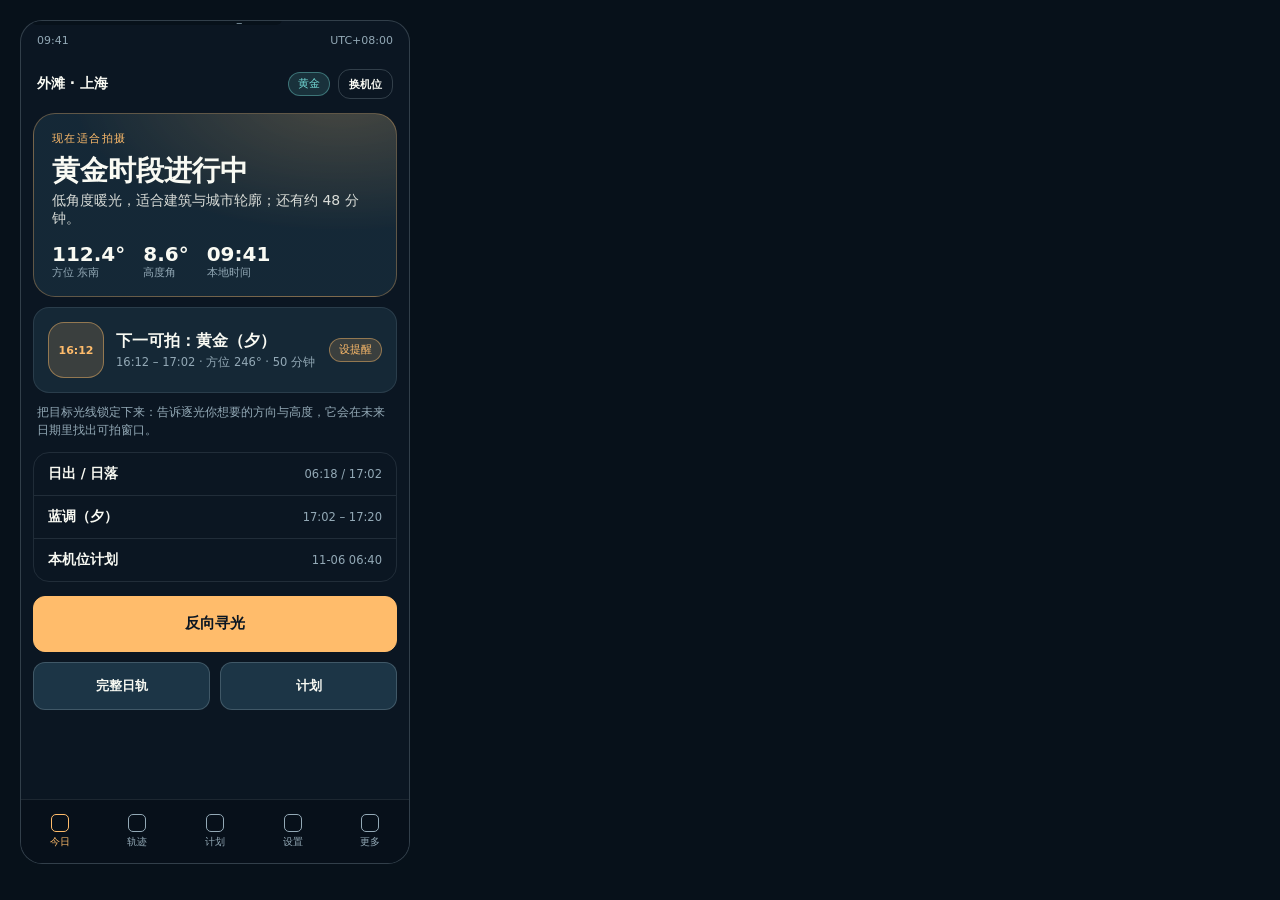
<file: design/ui1b-r/concept-c.html>
<!doctype html><html lang="zh-CN"><head><meta charset="utf-8">
<title>方案 C · Field Photographer</title><link rel="stylesheet" href="tokens.css">
<style>
.top{display:flex;align-items:center;gap:8px;padding:10px 16px}
.top .p{font-size:14px;font-weight:700;flex:1}
.verdict{margin:4px 12px 0;border-radius:22px;padding:18px 18px 16px;
  background:radial-gradient(120% 120% at 85% -10%,rgba(255,188,107,.22),rgba(21,40,54,.6) 62%),var(--surface);
  border:1px solid rgba(255,188,107,.32)}
.verdict .state{font-size:var(--t-micro);letter-spacing:.14em;color:var(--amber)}
.verdict h1{font-size:28px;font-weight:800;margin:6px 0 2px}
.verdict .why{font-size:var(--t-body);color:var(--ink);opacity:.86}
.verdict .nums{display:flex;gap:18px;margin-top:14px}
.verdict .nums div b{font-size:20px;font-weight:800}
.verdict .nums div span{display:block;font-size:var(--t-micro);color:var(--muted)}
.next{margin:10px 12px 0;display:flex;align-items:center;gap:12px;padding:14px;
  border:1px solid var(--line);border-radius:16px;background:var(--surface)}
.next .clock{width:56px;height:56px;border-radius:16px;background:var(--amber-dim);
  border:1px solid rgba(255,188,107,.45);display:grid;place-items:center;color:var(--amber);font-size:11px;font-weight:700}
.next .t{flex:1;min-width:0}
.next b{font-size:16px;font-weight:700}
.next span{display:block;font-size:var(--t-cap);color:var(--muted);margin-top:3px}
.hint{margin:10px 16px 0;font-size:var(--t-cap);color:var(--muted);line-height:1.6}
.rail{margin:12px 12px 0;border:1px solid var(--line);border-radius:16px;overflow:hidden}
.rail .r{display:flex;gap:10px;padding:12px 14px;border-bottom:1px solid var(--line);align-items:center}
.rail .r:last-child{border-bottom:none}
.rail .r b{flex:1;font-size:13.5px;font-weight:600}
.rail .r span{font-size:var(--t-cap);color:var(--muted)}
.cta{display:grid;grid-template-columns:1fr 1fr;gap:10px;padding:14px 12px 16px}
.cta .btn.big{grid-column:1 / span 2;height:56px;font-size:15px}
</style></head><body style="padding:20px">
<div style="position:relative"><div class="phone"><span class="tag">CONCEPT C · COMPACT · DESIGN_DATA</span>
  <div class="statusbar"><span class="num">09:41</span><span class="num">UTC+08:00</span></div>
  <div class="content">
    <div class="top"><div class="p">外滩 · 上海</div><span class="chip cyan">黄金</span>
      <button class="btn ghost" style="height:30px;padding:0 10px;font-size:11px">换机位</button></div>

    <div class="verdict">
      <div class="state">现在适合拍摄</div>
      <h1>黄金时段进行中</h1>
      <div class="why">低角度暖光，适合建筑与城市轮廓；还有约 48 分钟。</div>
      <div class="nums">
        <div><b class="num">112.4°</b><span>方位 东南</span></div>
        <div><b class="num">8.6°</b><span>高度角</span></div>
        <div><b class="num">09:41</b><span>本地时间</span></div>
      </div>
    </div>

    <div class="next">
      <div class="clock num">16:12</div>
      <div class="t"><b>下一可拍：黄金（夕）</b><span class="num">16:12 – 17:02 · 方位 246° · 50 分钟</span></div>
      <div class="chip amber">设提醒</div>
    </div>

    <div class="hint">把目标光线锁定下来：告诉逐光你想要的方向与高度，它会在未来日期里找出可拍窗口。</div>

    <div class="rail">
      <div class="r"><b>日出 / 日落</b><span class="num">06:18 / 17:02</span></div>
      <div class="r"><b>蓝调（夕）</b><span class="num">17:02 – 17:20</span></div>
      <div class="r"><b>本机位计划</b><span class="num">11-06 06:40</span></div>
    </div>

    <div class="cta">
      <button class="btn primary big">反向寻光</button>
      <button class="btn">完整日轨</button>
      <button class="btn">计划</button>
    </div>
  </div>
  <div class="tabbar"><div class="on"><i></i>今日</div><div><i></i>轨迹</div><div><i></i>计划</div><div><i></i>设置</div><div><i></i>更多</div></div>
</div></div>
</body></html>
</file>
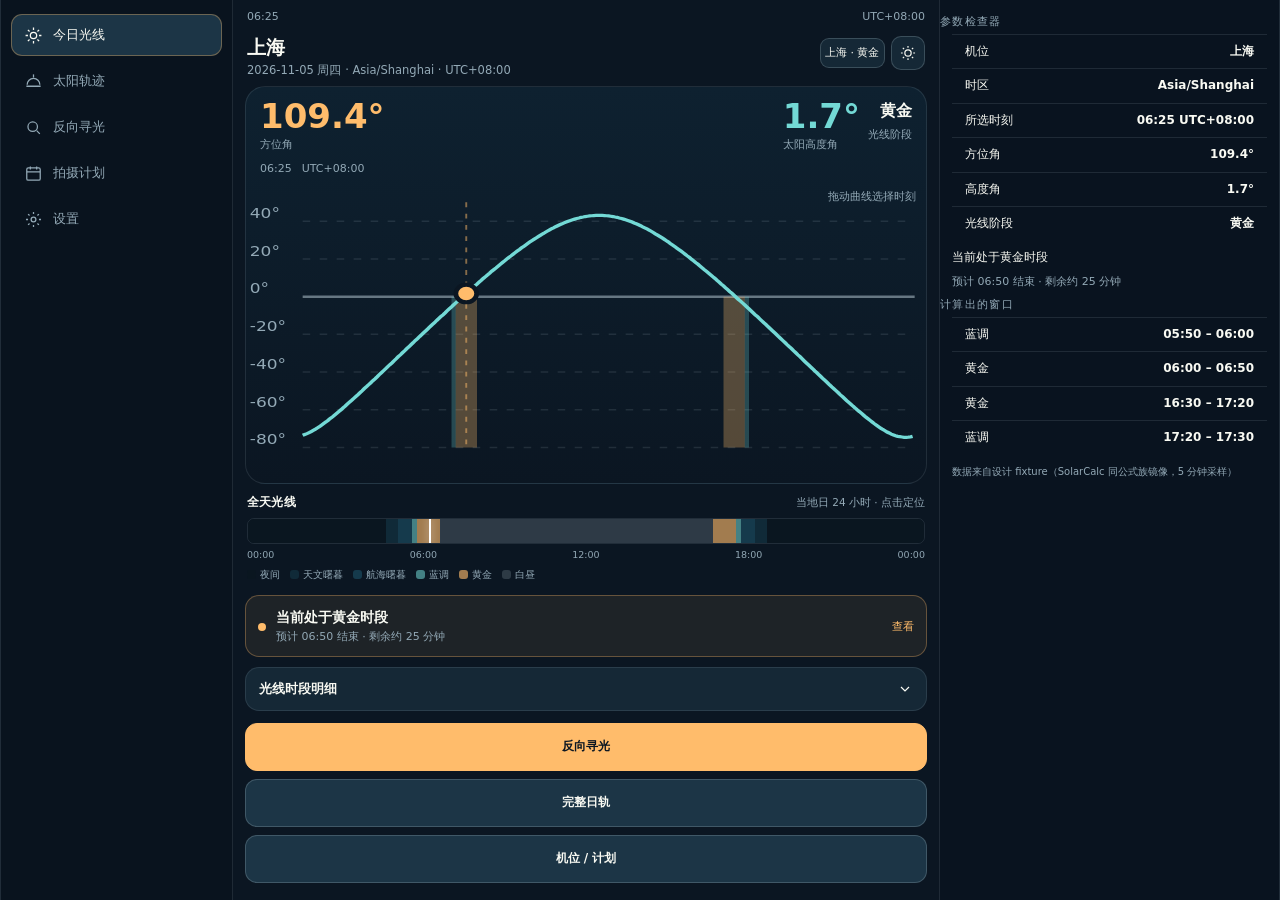
<file: design/ui1b-r2/final-home.html>
<!doctype html>
<html lang="zh-CN"><head><meta charset="utf-8">
<meta name="viewport" content="width=device-width, initial-scale=1">
<title>LightBearing · 最终首页方案（A + B 分段带 + C 下一窗口）</title>
<link rel="stylesheet" href="tokens.css">
<style>
html,body{background:#07111a;padding:0;margin:0;overflow-x:hidden}
.wrap{display:grid;grid-template-columns:1fr;width:100%;min-height:100vh;max-width:520px;margin:0 auto;
  background:var(--bg);border-left:1px solid var(--line);border-right:1px solid var(--line)}
.rail{display:none}
.main{display:flex;flex-direction:column;min-width:0}
.inspector{display:none;flex-direction:column}
.statusbar{height:34px;display:flex;align-items:center;justify-content:space-between;padding:0 14px;
  font-size:11px;color:var(--muted);flex:none}
.hdr{display:flex;align-items:flex-start;gap:8px;padding:2px 14px 8px;flex-wrap:wrap;min-width:0}
.hdr .p{font-size:17px;font-weight:700;line-height:1.25;overflow:hidden;text-overflow:ellipsis;white-space:nowrap;max-width:46vw}
.hdr .m{font-size:11.5px;color:var(--muted);margin-top:2px}
.hdr .r{margin-left:auto;display:flex;gap:6px;align-items:center;min-width:0}
.iconbtn{width:34px;height:34px;border-radius:10px;border:1px solid var(--line-2);background:var(--surface);
  color:var(--ink);display:grid;place-items:center;cursor:pointer}
.iconbtn svg{width:18px;height:18px}
select.scn{height:30px;border-radius:9px;background:var(--surface);color:var(--ink);
  border:1px solid var(--line-2);font-size:11px;padding:0 4px;max-width:96px;min-width:0}
/* 仪表 */
.instrument{margin:0 12px;border:1px solid var(--line);border-radius:var(--r-lg);
  background:linear-gradient(180deg,#0E2130,#0B1622);overflow:hidden}
.inst-top{display:flex;align-items:flex-start;gap:8px;padding:12px 14px 0;min-width:0}
.az{flex:1}
.az b{display:block;font-size:34px;line-height:1;font-weight:800;color:var(--amber)}
.alt b{display:block;font-size:34px;line-height:1;font-weight:800;color:var(--cyan)}
.az span,.alt span{display:block;font-size:11px;color:var(--muted);margin-top:4px}
.phase{text-align:right}
.phase b{display:block;font-size:16px;font-weight:700}
.phase span{display:block;font-size:11px;color:var(--muted);margin-top:4px}
.inst-meta{display:flex;gap:10px;flex-wrap:wrap;padding:8px 14px 0;font-size:11px;color:var(--muted)}
.chartbox{position:relative;margin-top:6px;touch-action:none;cursor:crosshair}
.chartbox svg{display:block;width:100%;height:186px}
.chartbox .tip{position:absolute;top:6px;right:10px;font-size:10.5px;color:var(--muted)}
/* 全天分段带 */
.dayband{padding:10px 14px 12px}
.band-lbl{display:flex;justify-content:space-between;align-items:baseline;gap:8px;margin-bottom:6px;min-width:0}
.band-lbl b{font-size:12px;font-weight:600;letter-spacing:.02em}
.band-lbl span{font-size:10.5px;color:var(--muted);white-space:nowrap;overflow:hidden;text-overflow:ellipsis;max-width:56%}
.band{display:flex;height:26px;border-radius:7px;overflow:hidden;border:1px solid var(--line);
  position:relative;cursor:pointer}
.band .seg{position:relative;height:100%}
.band .now{position:absolute;top:-3px;bottom:-3px;width:2px;background:#fff;box-shadow:0 0 8px rgba(255,255,255,.7)}
.legend{display:flex;flex-wrap:wrap;gap:10px;margin-top:7px;font-size:10px;color:var(--muted)}
.legend i{width:9px;height:9px;border-radius:3px;display:inline-block;margin-right:4px;vertical-align:-1px}
.axis{display:flex;justify-content:space-between;font-size:9.5px;color:var(--muted);margin-top:4px}
/* 下一窗口 */
.next{margin:0 12px;display:flex;align-items:center;gap:10px;padding:11px 12px;border-radius:14px;
  border:1px solid rgba(255,188,107,.32);background:rgba(255,188,107,.08);cursor:pointer}
.next .dot{width:8px;height:8px;border-radius:50%;background:var(--amber);flex:none}
.next .t{flex:1;min-width:0}
.next b{display:block;font-size:14px;font-weight:700}
.next span{display:block;font-size:11px;color:var(--muted);margin-top:2px}
.next .go{font-size:11px;color:var(--amber)}
/* 详情 */
.details{margin:10px 12px 0;border:1px solid var(--line);border-radius:14px;overflow:hidden;background:var(--surface)}
.details button.head{width:100%;height:42px;display:flex;align-items:center;gap:8px;padding:0 13px;
  background:transparent;border:none;color:var(--ink);font-size:12.5px;font-weight:600;cursor:pointer}
.details button.head .chev{margin-left:auto;transition:transform var(--m-fast) var(--ease)}
.details.open button.head .chev{transform:rotate(180deg)}
.details .body{display:none}
.details.open .body{display:block}
.kv{display:flex;align-items:baseline;gap:10px;padding:8px 13px;border-top:1px solid var(--line);font-size:12px}
.kv b{margin-left:auto;font-weight:700}
.actions{display:grid;grid-template-columns:minmax(0,1.4fr) minmax(0,1fr) minmax(0,1fr);gap:8px;padding:12px 12px 8px}
.actions .btn{font-size:12px}
/* 底部导航（语义化图标） */
.navbar{height:62px;border-top:1px solid var(--line);display:flex;align-items:center;
  justify-content:space-between;padding:0 2px;background:rgba(7,16,26,.94);flex:none;margin-top:auto}
.navbar button{background:none;border:none;color:var(--muted);display:grid;justify-items:center;gap:3px;
  font-size:9.5px;cursor:pointer;padding:6px 2px;border-radius:10px;position:relative;min-width:52px}
.navbar button svg{width:21px;height:21px}
.navbar button.on{color:var(--amber)}
.navbar button.on::after{content:'';position:absolute;bottom:0;left:50%;transform:translateX(-50%);
  width:14px;height:2px;border-radius:1px;background:var(--amber)}
/* 浅色 */
body.light{--bg:#F4F1EA;--bg-2:#EFE9DE;--surface:#FFFFFF;--surface-2:#EFE9DE;
  --line:rgba(20,31,42,.10);--line-2:rgba(20,31,42,.18);--ink:#141F2A;--muted:#52646F;color:#141F2A}
body.light .instrument{background:linear-gradient(180deg,#FFFDF8,#F6F1E7)}
body.reduce *{transition:none!important;animation:none!important}
/* ≥600：加宽单列（仅放大图表，不切双栏） */
@media (min-width:600px){
  .wrap{max-width:none;grid-template-columns:1fr}
  .hdr .p{font-size:19px}
  .chartbox svg{height:240px}
}
/* ≥900：Expanded —— 曲线主区 + 右侧检查器（真实内容） */
@media (min-width:900px){
  .wrap{max-width:1180px;grid-template-columns:1fr 320px;grid-template-areas:"main side"}
  .main{grid-area:main}.inspector{grid-area:side;display:flex;border-left:1px solid var(--line);
    background:rgba(7,16,26,.35)}
  .inspector{overflow:auto}
  .inspector > *{margin-left:12px;margin-right:12px}
  .insp-title{font-size:11px;letter-spacing:.12em;color:var(--muted);text-transform:uppercase;margin:14px 0 4px}
  .insp-sub{font-size:12px;color:var(--ink);margin-top:8px;line-height:1.5}
  .insp-sub.dim{color:var(--muted);font-size:11px}
  .insp-note{font-size:10px;color:var(--muted);margin-top:10px;line-height:1.5}
  .inspector .instrument{margin:10px 12px 0}
  .inspector .dayband{padding-top:6px}
  .chartbox svg{height:300px}
  .actions{grid-template-columns:1fr}
}
/* ≥1200：加侧栏导航 */
@media (min-width:1200px){
  .wrap{max-width:1480px;grid-template-columns:232px 1fr 340px;
    grid-template-areas:"rail main side"}
  .rail{grid-area:rail;display:flex;flex-direction:column;gap:4px;padding:14px 10px;
    border-right:1px solid var(--line);background:rgba(7,16,26,.45)}
  .rail button{display:flex;align-items:center;gap:10px;height:42px;padding:0 12px;border-radius:11px;
    border:1px solid transparent;background:none;color:var(--muted);font-size:12.5px;cursor:pointer}
  .rail button svg{width:19px;height:19px}
  .rail button.on{background:var(--surface-2);border-color:rgba(255,188,107,.35);color:var(--ink)}
  .navbar{display:none}
}
</style></head>
<body>
<div class="wrap" id="wrap">
  <aside class="rail" id="rail">
    <button class="on" data-nav="today"><svg viewBox="0 0 24 24" fill="none" stroke="currentColor" stroke-width="1.6"><circle cx="12" cy="12" r="4"/><path d="M12 2v3M12 19v3M2 12h3M19 12h3M4.9 4.9l2.1 2.1M17 17l2.1 2.1M19.1 4.9L17 7M7 17l-2.1 2.1"/></svg>今日光线</button>
    <button data-nav="path"><svg viewBox="0 0 24 24" fill="none" stroke="currentColor" stroke-width="1.6"><path d="M3 18h18M4 16a8 8 0 0 1 16 0"/><path d="M12 3v4"/></svg>太阳轨迹</button>
    <button data-nav="reverse"><svg viewBox="0 0 24 24" fill="none" stroke="currentColor" stroke-width="1.6"><circle cx="11" cy="11" r="6"/><path d="M16 16l4 4"/></svg>反向寻光</button>
    <button data-nav="plan"><svg viewBox="0 0 24 24" fill="none" stroke="currentColor" stroke-width="1.6"><rect x="3.5" y="5" width="17" height="15.5" rx="2"/><path d="M3.5 10h17M8 3v4M16 3v4"/></svg>拍摄计划</button>
    <button data-nav="settings"><svg viewBox="0 0 24 24" fill="none" stroke="currentColor" stroke-width="1.6"><circle cx="12" cy="12" r="3"/><path d="M12 2.5v2.6M12 18.9v2.6M2.5 12h2.6M18.9 12h2.6M5.2 5.2l1.8 1.8M17 17l1.8 1.8M18.8 5.2L17 7M7 17l-1.8 1.8"/></svg>设置</button>
  </aside>

  <div class="main">
    <div class="statusbar"><span class="num" id="sbTime">--:--</span><span class="num" id="sbTz">UTC+08:00</span></div>
    <div class="hdr">
      <div>
        <div class="p" id="place">外部·外滩</div>
        <div class="m" id="placedate">2026-11-05 周四 · Asia/Shanghai</div>
      </div>
      <div class="r">
        <select class="scn" id="scn" title="切换设计数据场景">
          <option value="shanghaiGolden">上海 · 黄金</option>
          <option value="shanghaiNight">上海 · 夜间</option>
          <option value="tromsoDay">极昼</option>
          <option value="tromsoNight">极夜</option>
          <option value="nyDst">DST 25h</option>
          <option value="shanghai1969">1969</option>
        </select>
        <button class="iconbtn" id="themeBtn" title="切换深浅色" aria-label="切换深浅色">
          <svg viewBox="0 0 24 24" fill="none" stroke="currentColor" stroke-width="1.6"><circle cx="12" cy="12" r="4.2"/><path d="M12 2.6v2.4M12 19v2.4M2.6 12h2.4M19 12h2.4M5.1 5.1l1.7 1.7M17.2 17.2l1.7 1.7M18.9 5.1l-1.7 1.7M6.8 17.2l-1.7 1.7"/></svg>
        </button>
      </div>
    </div>

    <section class="instrument">
      <div class="inst-top">
        <div class="az"><b class="num" id="az">--</b><span id="azLbl">方位角</span></div>
        <div class="alt"><b class="num" id="alt">--</b><span>太阳高度角</span></div>
        <div class="phase"><b id="phase">--</b><span>光线阶段</span></div>
      </div>
      <div class="inst-meta"><span class="num" id="selTime">--:--</span><span class="num" id="selOff">UTC+08:00</span><span id="selNote"></span></div>
      <div class="chartbox" id="chartbox">
        <svg id="chart" viewBox="0 0 360 186" preserveAspectRatio="none"></svg>
        <div class="tip">拖动曲线选择时刻</div>
      </div>
    </section>

    <section class="dayband">
      <div class="band-lbl"><b>全天光线</b><span id="dayLen"></span></div>
      <div class="band" id="band"></div>
      <div class="axis num" id="axis"></div>
      <div class="legend" id="legend"></div>
    </section>

    <div class="next" id="next" role="button" tabindex="0">
      <span class="dot"></span>
      <div class="t"><b id="nextTitle">--</b><span id="nextSub">--</span></div>
      <span class="go" id="nextGo">定位</span>
    </div>

    <section class="details" id="details">
      <button class="head" id="detBtn">
        光线时段明细
        <svg class="chev" viewBox="0 0 24 24" width="16" height="16" fill="none" stroke="currentColor" stroke-width="1.8"><path d="M6 9l6 6 6-6"/></svg>
      </button>
      <div class="body" id="detBody"></div>
    </section>

    <div class="actions">
      <button class="btn primary">反向寻光</button>
      <button class="btn">完整日轨</button>
      <button class="btn">机位 / 计划</button>
    </div>

    <nav class="navbar" id="navbar">
      <button class="on" data-nav="today"><svg viewBox="0 0 24 24" fill="none" stroke="currentColor" stroke-width="1.6"><circle cx="12" cy="12" r="4"/><path d="M12 2v3M12 19v3M2 12h3M19 12h3M4.9 4.9l2.1 2.1M17 17l2.1 2.1M19.1 4.9L17 7M7 17l-2.1 2.1"/></svg>今日</button>
      <button data-nav="path"><svg viewBox="0 0 24 24" fill="none" stroke="currentColor" stroke-width="1.6"><path d="M3 18h18M4 16a8 8 0 0 1 16 0"/><path d="M12 3v4"/></svg>轨迹</button>
      <button data-nav="plan"><svg viewBox="0 0 24 24" fill="none" stroke="currentColor" stroke-width="1.6"><rect x="3.5" y="5" width="17" height="15.5" rx="2"/><path d="M3.5 10h17M8 3v4M16 3v4"/></svg>计划</button>
      <button data-nav="settings"><svg viewBox="0 0 24 24" fill="none" stroke="currentColor" stroke-width="1.6"><circle cx="12" cy="12" r="3"/><path d="M12 2.5v2.6M12 18.9v2.6M2.5 12h2.6M18.9 12h2.6M5.2 5.2l1.8 1.8M17 17l1.8 1.8M18.8 5.2L17 7M7 17l-1.8 1.8"/></svg>设置</button>
      <button data-nav="more"><svg viewBox="0 0 24 24" fill="none" stroke="currentColor" stroke-width="1.6"><circle cx="5" cy="12" r="1.4"/><circle cx="12" cy="12" r="1.4"/><circle cx="19" cy="12" r="1.4"/></svg>更多</button>
    </nav>
  </div>

  <aside class="inspector" id="inspector"></aside>
</div>
<script src="fixtures/fixtures.js"></script>
<script>
const PHASE = {
  night:{c:'#0A1620', label:'夜间'},
  astro:{c:'#102A38', label:'天文曙暮'},
  nautical:{c:'#153A4C', label:'航海曙暮'},
  blue:{c:'rgba(115,217,213,.55)', label:'蓝调'},
  golden:{c:'rgba(255,188,107,.62)', label:'黄金'},
  day:{c:'rgba(226,246,255,.16)', label:'白昼'}
};
const PHASE_CN = {night:'夜间', astro:'天文曙暮', nautical:'航海曙暮', blue:'蓝调', golden:'黄金', day:'白昼'};
let fx = null, selUtc = 0, isLight = false;

const $ = (id) => document.getElementById(id);
const pad = (n) => String(n).padStart(2, '0');

function offsetAt(utcMs) {
  if (!fx || !fx.samples || fx.samples.length === 0) return fx ? fx.tzOffsetMin : 0;
  let best = fx.samples[0];
  for (const smp of fx.samples) { if (Math.abs(smp[0] - utcMs) < Math.abs(best[0] - utcMs)) best = smp; }
  return best.length > 4 ? best[4] : fx.tzOffsetMin;
}

function localParts(utcMs, offMin) {
  const d = new Date(utcMs + offMin * 60000);
  return { y: d.getUTCFullYear(), mo: d.getUTCMonth() + 1, d: d.getUTCDate(),
    h: d.getUTCHours(), mi: d.getUTCMinutes(), wd: d.getUTCDay() };
}
const WD = ['周日','周一','周二','周三','周四','周五','周六'];
function fmtHM(utcMs) { const p = localParts(utcMs, offsetAt(utcMs)); return pad(p.h) + ':' + pad(p.mi); }
function fmtDate(utcMs) { const p = localParts(utcMs, offsetAt(utcMs));
  return `${p.y}-${pad(p.mo)}-${pad(p.d)} ${WD[p.wd]}`; }
function fmtOffset(min) { const s = min < 0 ? '-' : '+'; const a = Math.abs(min);
  return `UTC${s}${pad(Math.floor(a / 60))}:${pad(a % 60)}`; }

function phaseAt(utcMs) {
  let best = fx.samples[0];
  for (const s of fx.samples) { if (Math.abs(s[0] - utcMs) < Math.abs(best[0] - utcMs)) best = s; }
  return { alt: best[1], az: best[2], ph: best[3], utc: best[0] };
}

function drawChart() {
  const svg = $('chart'), W = 360, H = 186, L = 30, R = 6, T = 12, B = 22;
  const alts = fx.samples.map((s) => s[1]);
  let lo = Math.min(-10, Math.floor(Math.min(...alts) / 10) * 10);
  let hi = Math.max(20, Math.ceil(Math.max(...alts) / 10) * 10);
  const x = (u) => L + ((u - fx.dayStartUtc) / (fx.dayEndUtc - fx.dayStartUtc)) * (W - L - R);
  const y = (a) => T + (1 - (a - lo) / (hi - lo)) * (H - T - B);
  let g = '';
  // 高度刻度 + 地平线
  const ticks = [];
  for (let a = lo; a <= hi; a += 20) ticks.push(a);
  if (!ticks.includes(0)) ticks.push(0);
  ticks.sort((a, b) => a - b);
  for (const a of ticks) {
    const yy = y(a).toFixed(1);
    const isH = a === 0;
    g += `<line x1="${L}" y1="${yy}" x2="${W - R}" y2="${yy}" stroke="${isH ? 'rgba(226,246,255,.42)' : 'rgba(226,246,255,.10)'}" stroke-width="${isH ? 1.6 : 1}" ${isH ? '' : 'stroke-dasharray="4 5"'}/>`;
    g += `<text x="2" y="${Number(yy) - 2}" fill="#93A9B6" font-size="9">${a}°</text>`;
  }
  // 黄金/蓝调区间（真实分段，仅地平线附近淡淡铺底，不遮挡曲线）
  for (const seg of fx.segments) {
    if (seg[0] !== 'golden' && seg[0] !== 'blue') continue;
    const x0 = x(seg[1]), x1 = x(seg[2]);
    g += `<rect x="${x0.toFixed(1)}" y="${y(0).toFixed(1)}" width="${Math.max(1, x1 - x0).toFixed(1)}" height="${(H - B - y(0)).toFixed(1)}" fill="${seg[0] === 'golden' ? 'rgba(255,188,107,.30)' : 'rgba(115,217,213,.26)'}"/>`;
  }
  // 真实曲线（逐 5 分钟采样，未做平滑/贝塞尔）
  let pts = '';
  for (const s of fx.samples) { pts += `${x(s[0]).toFixed(1)},${y(s[1]).toFixed(1)} `; }
  g += `<polyline points="${pts}" fill="none" stroke="${isLight ? '#116C69' : '#73D9D5'}" stroke-width="2"/>`;
  // 当前选中标记
  const p = phaseAt(selUtc);
  const mx = x(p.utc), my = y(p.alt);
  g += `<line x1="${mx.toFixed(1)}" y1="${T}" x2="${mx.toFixed(1)}" y2="${H - B}" stroke="rgba(255,188,107,.5)" stroke-dasharray="3 4"/>`;
  g += `<circle cx="${mx.toFixed(1)}" cy="${my.toFixed(1)}" r="5.5" fill="#FFBC6B" stroke="#0B1622" stroke-width="2.5"/>`;
  svg.innerHTML = g;
  svg.dataset.lo = lo; svg.dataset.hi = hi;
}

function drawBand() {
  const total = fx.dayEndUtc - fx.dayStartUtc;
  let html = '';
  for (const seg of fx.segments) {
    const w = ((seg[2] - seg[1]) / total) * 100;
    html += `<div class="seg" style="width:${w}%;background:${PHASE[seg[0]].c}" title="${PHASE_CN[seg[0]]} ${fmtHM(seg[1])}–${fmtHM(seg[2])}"></div>`;
  }
  const nowPct = ((selUtc - fx.dayStartUtc) / total) * 100;
  html += `<div class="now" style="left:${nowPct}%"></div>`;
  $('band').innerHTML = html;
  const ticks = [0, 0.25, 0.5, 0.75, 1].map((r) => fmtHM(fx.dayStartUtc + r * total));
  $('axis').innerHTML = ticks.map((t) => `<span>${t}</span>`).join('');
  $('legend').innerHTML = Object.keys(PHASE).map((k) =>
    `<span><i style="background:${PHASE[k].c}"></i>${PHASE[k].label}</span>`).join('');
}

function windowInfo() {
  const segs = fx.segments;
  const cur = segs.find((s) => selUtc >= s[1] && selUtc < s[2]);
  if (cur && (cur[0] === 'golden' || cur[0] === 'blue')) {
    const mins = Math.max(0, Math.round((cur[2] - selUtc) / 60000));
    const offTxt = fx.dayHours === 24 ? '' : ` · ${fmtOffset(offsetAt(cur[2]))}`;
    return { current: true, phase: cur[0], end: cur[2], mins,
      title: `当前处于${PHASE_CN[cur[0]]}时段`,
      sub: `预计 ${fmtHM(cur[2])}${offTxt} 结束 · 剩余约 ${mins} 分钟` };
  }
  const found = segs.filter((s) => (s[0] === 'golden' || s[0] === 'blue') && s[1] > selUtc)
    .sort((a, b) => a[1] - b[1])[0];
  if (!found) return { current: false, none: true,
    title: '该日无可用可拍时段', sub: '当前日期与机位下没有计算出的黄金/蓝调窗口' };
  const offTxt2 = fx.dayHours === 24 ? '' : ` · ${fmtOffset(offsetAt(found[1]))}`;
  return { current: false, phase: found[0], start: found[1], end: found[2],
    title: `下一可拍：${PHASE_CN[found[0]]} ${fmtHM(found[1])}–${fmtHM(found[2])}${offTxt2}`,
    sub: `距现在约 ${Math.round((found[1] - selUtc) / 60000)} 分钟` };
}

function renderInspector(w) {
  const box = $('inspector');
  if (!box) return;
  const p = phaseAt(selUtc);
  const rows = fx.windows.map((g) =>
    `<div class="kv">${PHASE_CN[g[0]]}<b class="num">${fmtHM(g[1])} – ${fmtHM(g[2])}</b></div>`).join('');
  box.innerHTML = `
    <div class="insp-title">参数检查器</div>
    <div class="kv">机位<b>${fx.name.split('·')[0].trim()}</b></div>
    <div class="kv">时区<b>${fx.tzId}</b></div>
    <div class="kv">所选时刻<b class="num">${fmtHM(selUtc)} ${fmtOffset(offsetAt(selUtc))}</b></div>
    <div class="kv">方位角<b class="num">${p.az.toFixed(1)}°</b></div>
    <div class="kv">高度角<b class="num">${p.alt.toFixed(1)}°</b></div>
    <div class="kv">光线阶段<b>${PHASE_CN[p.ph]}</b></div>
    <div class="insp-sub">${w.title}</div>
    <div class="insp-sub dim">${w.sub}</div>
    <div class="insp-title" style="margin-top:6px">计算出的窗口</div>
    ${rows || '<div class="kv">该日无窗口<b></b></div>'}
    <div class="insp-note">数据来自设计 fixture（SolarCalc 同公式族镜像，5 分钟采样）</div>`;
}

function render() {
  const p = phaseAt(selUtc);
  $('place').textContent = fx.name.split('·')[0].trim();
  $('placedate').textContent = `${fmtDate(fx.dayStartUtc)} · ${fx.tzId} · ${fmtOffset(offsetAt(fx.dayStartUtc))}`;
  $('sbTime').textContent = fmtHM(selUtc);
  $('sbTz').textContent = fmtOffset(offsetAt(selUtc));
  $('az').textContent = p.az.toFixed(1) + '°';
  $('alt').textContent = p.alt.toFixed(1) + '°';
  $('phase').textContent = PHASE_CN[p.ph];
  $('selTime').textContent = fmtHM(selUtc);
  $('selOff').textContent = fmtOffset(offsetAt(selUtc));
  $('selNote').textContent = fx.dayHours === 24 ? '' : `当地日 ${fx.dayHours} 小时`;
  $('dayLen').textContent = `当地日 ${fx.dayHours} 小时 · 点击定位`;
  drawChart(); drawBand();
  const w = windowInfo();
  $('nextTitle').textContent = w.title;
  $('nextSub').textContent = w.sub;
  $('nextGo').textContent = w.none ? '' : (w.current ? '查看' : '定位');
  $('next').dataset.target = w.start !== undefined ? w.start : (w.current ? selUtc : '');
  // 明细
  const rows = fx.windows.map((s) =>
    `<div class="kv">${PHASE_CN[s[0]]}<b class="num">${fmtHM(s[1])} – ${fmtHM(s[2])}</b></div>`).join('');
  $('detBody').innerHTML = rows + `<div class="kv">日出前/后曙暮与白昼分段见上方色带（比例真实）<b></b></div>`;
  renderInspector(w);
  if (isLight) document.body.classList.add('light'); else document.body.classList.remove('light');
  drawChart();
}

function load(scn) {
  fx = window.LB_FIXTURES[scn];
  selUtc = fx.nowUtc;
  render();
}

function seekFromX(clientX) {
  const box = $('chartbox').getBoundingClientRect();
  const svg = $('chart');
  const W = 360, L = 30, R = 6;
  const ratioPx = (clientX - box.left) / box.width;
  const px = ratioPx * W;
  const ratio = Math.max(0, Math.min(1, (px - L) / (W - L - R)));
  selUtc = Math.min(fx.dayEndUtc - 1, Math.round(fx.dayStartUtc + ratio * (fx.dayEndUtc - fx.dayStartUtc)));
  render();
}

let dragging = false;
$('chartbox').addEventListener('pointerdown', (e) => { dragging = true; seekFromX(e.clientX); });
window.addEventListener('pointermove', (e) => { if (dragging) seekFromX(e.clientX); });
window.addEventListener('pointerup', () => { dragging = false; });
function activateNext() {
  const t = $('next').dataset.target;
  if (t) { selUtc = Number(t); render(); }
}
$('next').addEventListener('click', activateNext);
$('next').addEventListener('keydown', (e) => {
  if (e.key === 'Enter' || e.key === ' ' || e.key === 'Spacebar') {
    e.preventDefault();
    activateNext();
  }
});
$('detBtn').addEventListener('click', () => $('details').classList.toggle('open'));
$('themeBtn').addEventListener('click', () => {
  isLight = !isLight; document.body.classList.toggle('light', isLight); drawChart();
});
$('scn').addEventListener('change', (e) => load(e.target.value));
document.querySelectorAll('[data-nav]').forEach((b) => b.addEventListener('click', () => {
  document.querySelectorAll('[data-nav]').forEach((x) => x.classList.remove('on'));
  b.classList.add('on');
}));
// URL 参数：?scenario=night&theme=light
const q = new URLSearchParams(location.search);
if (q.get('theme') === 'light') { isLight = true; document.body.classList.add('light'); }
if (q.get('reduce') === '1') document.body.classList.add('reduce');
document.querySelectorAll('.navbar button').forEach((b, i) => { if (i === 0) b.classList.add('on'); });
load(q.get('scenario') || 'shanghaiGolden');
if (q.get('details') === '1') document.getElementById('details').classList.add('open');
if (q.get('seek')) {
  const r = Number(q.get('seek'));
  selUtc = Math.min(fx.dayEndUtc - 1, Math.round(fx.dayStartUtc + r * (fx.dayEndUtc - fx.dayStartUtc)));
  render();
}
</script>
<div id="LB_PROBE" style="display:none"></div>
<script>
if (new URLSearchParams(location.search).get('probe') === '1') {
  const d = document.createElement('div');
  d.style.cssText='position:fixed;left:0;top:0;z-index:99;background:#000;color:#0f0;font:11px monospace;padding:2px 4px';
  const w = document.getElementById('wrap');
  d.textContent = 'iw='+window.innerWidth+' sw='+document.documentElement.scrollWidth+
    ' wrap='+w.offsetWidth+' main='+document.querySelector('.main').offsetWidth;
  document.body.appendChild(d);
}
</script>
</body></html>
</file>
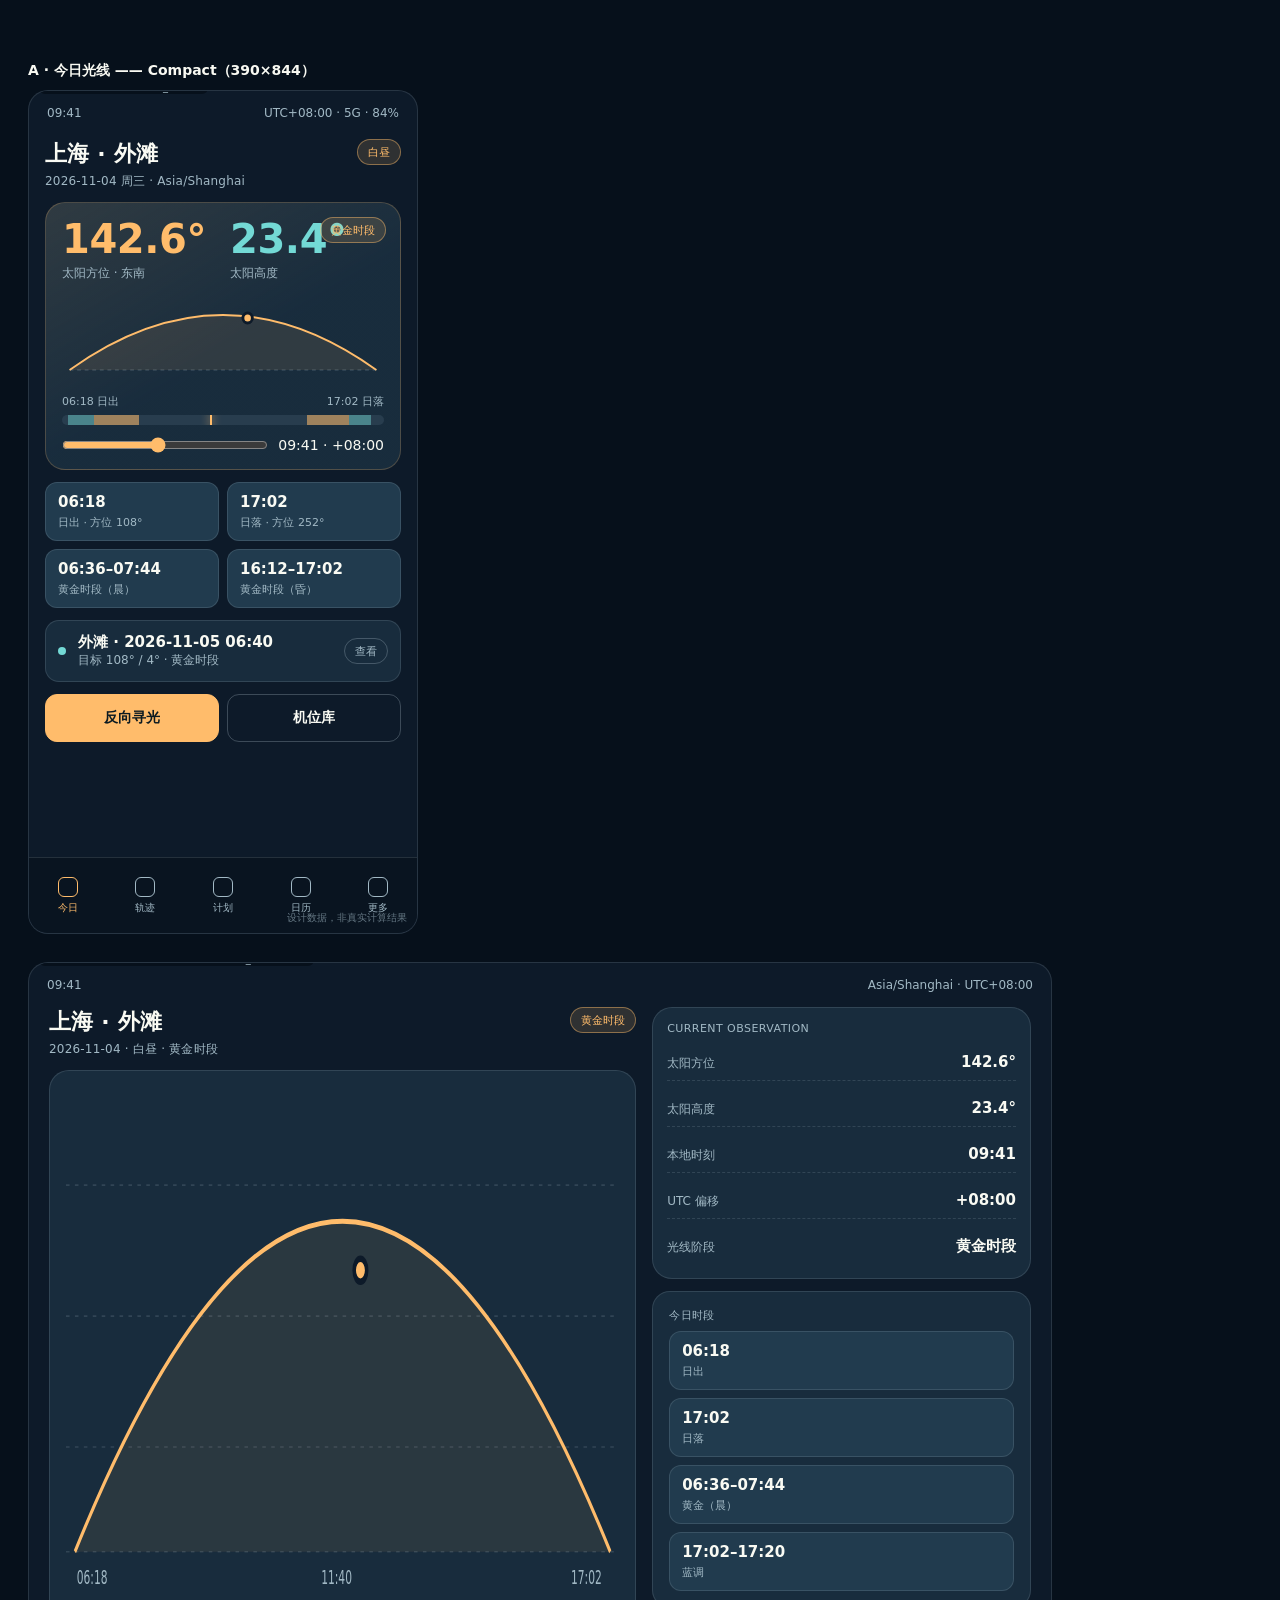
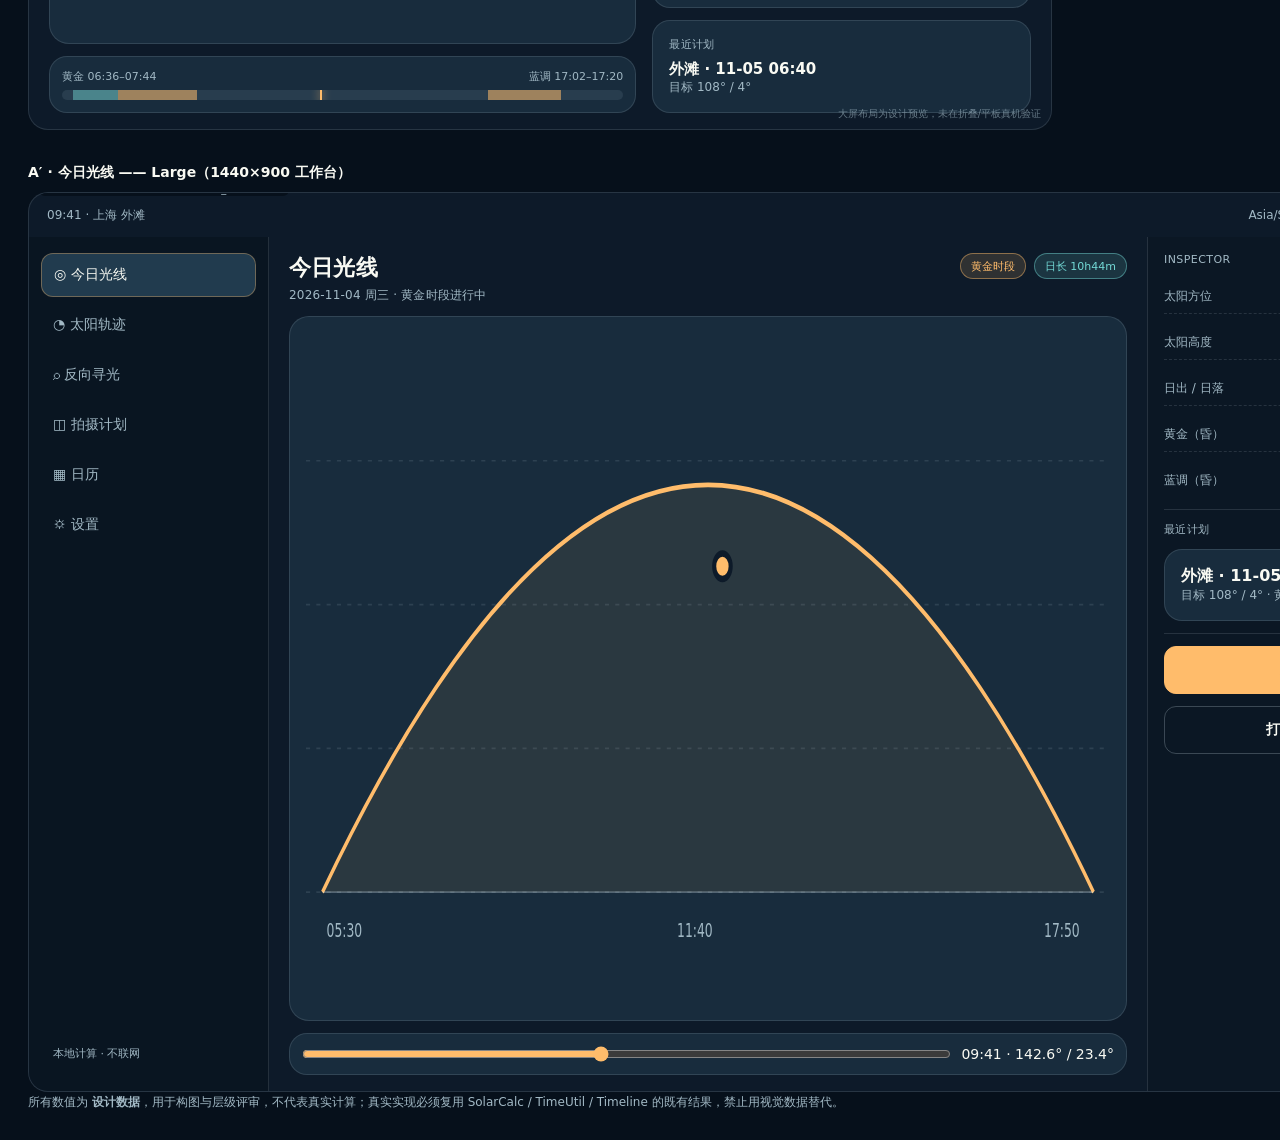
<file: design/ui1b/home.html>
<!doctype html>
<html lang="zh-CN"><head><meta charset="utf-8">
<title>UI-1B · 今日光线 高保真原型</title>
<link rel="stylesheet" href="tokens.css">
<style>
body{padding:28px;background:#06101b}
.board{display:flex;gap:28px;align-items:flex-start;flex-wrap:wrap}
.frame{background:var(--bg);border:1px solid var(--line);border-radius:20px;overflow:hidden;position:relative;flex:none}
.tag{position:absolute;left:10px;top:-12px;font-size:10px;letter-spacing:.12em;color:var(--muted);background:#06101b;padding:2px 8px;border-radius:6px}
/* ---- 手机 390×844 ---- */
.phone{width:390px;height:844px}
.status{height:44px;display:flex;align-items:center;justify-content:space-between;padding:0 18px;font-size:12px;color:var(--muted)}
.body{height:calc(100% - 44px - 76px);overflow:auto;padding:0 16px 16px}
.appbar{display:flex;justify-content:space-between;align-items:flex-start;padding:4px 0 12px}
.station{font-size:var(--t-h2);font-weight:700;letter-spacing:.2px}
.station small{display:block;font-weight:400;font-size:var(--t-caption);color:var(--muted);margin-top:4px}
/* 仪表主盘 */
.gauge{background:linear-gradient(150deg,rgba(255,188,107,.10),rgba(24,44,61,.6) 55%),var(--surface);
  border:1px solid rgba(255,188,107,.22);border-radius:20px;padding:16px;position:relative;overflow:hidden}
.gauge .row{display:flex;gap:14px;align-items:flex-end}
.kpi{flex:1}
.kpi .v{font-size:40px;line-height:1;font-weight:800;color:var(--amber);letter-spacing:-.01em}
.kpi.alt .v{color:var(--cyan)}
.kpi .l{margin-top:6px;font-size:var(--t-caption);color:var(--muted)}
.gauge .phase{position:absolute;right:14px;top:14px}
.arc{margin-top:12px;height:88px;position:relative}
.arc svg{width:100%;height:100%;display:block}
/* 时间轴 */
.timeline{margin-top:12px}
.tl-bar{height:10px;border-radius:6px;background:linear-gradient(90deg,#13283a,#13283a);position:relative;overflow:hidden}
.band{position:absolute;top:0;bottom:0}
.band.gold{background:rgba(255,188,107,.55)}
.band.blue{background:rgba(115,217,213,.45)}
.band.day{background:rgba(226,246,255,.10)}
.now{position:absolute;top:-4px;bottom:-4px;width:2px;background:var(--amber);box-shadow:0 0 8px rgba(255,188,107,.8)}
.tl-head{display:flex;justify-content:space-between;font-size:var(--t-micro);color:var(--muted);margin-bottom:6px}
.slider{margin-top:12px;display:flex;align-items:center;gap:10px}
.slider input{flex:1;accent-color:var(--amber)}
.readout{font-size:var(--t-body-s);color:var(--ink);min-width:96px;text-align:right}
/* 事件网格 */
.events{display:grid;grid-template-columns:1fr 1fr;gap:8px;margin-top:12px}
.ev{background:var(--surface-2);border:1px solid var(--line);border-radius:12px;padding:10px 12px}
.ev b{display:block;font-size:var(--t-body);font-weight:700}
.ev span{font-size:var(--t-micro);color:var(--muted)}
/* 最近计划 */
.plan{display:flex;align-items:center;gap:12px;margin-top:12px;padding:12px;border-radius:14px;
  background:var(--surface);border:1px solid var(--line)}
.plan .dot{width:8px;height:8px;border-radius:50%;background:var(--cyan);flex:none}
/* 快捷入口 */
.quick{display:grid;grid-template-columns:repeat(2,1fr);gap:8px;margin-top:12px}
.tab{height:76px;border-top:1px solid var(--line);display:flex;align-items:center;justify-content:space-around;background:rgba(9,20,32,.92)}
.tab div{font-size:10px;color:var(--muted);text-align:center;display:grid;gap:4px;justify-items:center}
.tab div.on{color:var(--amber)}
.tab i{width:20px;height:20px;border:1.6px solid currentColor;border-radius:6px;display:block}
/* ---- 平板 1024×768 ---- */
.tablet{width:1024px;height:768px}
.pad{display:grid;grid-template-columns:1.55fr 1fr;gap:16px;padding:0 20px 20px;height:calc(100% - 44px - 20px)}
.pad .left,.pad .right{display:flex;flex-direction:column;gap:12px;min-width:0}
.bigarc{flex:1;background:var(--surface);border:1px solid var(--line);border-radius:20px;padding:16px;position:relative;overflow:hidden}
.bigarc svg{width:100%;height:100%}
.inspector{background:var(--surface);border:1px solid var(--line);border-radius:20px;padding:14px;display:flex;flex-direction:column;gap:10px}
.param{display:flex;justify-content:space-between;align-items:baseline;padding:8px 0;border-bottom:1px dashed var(--line)}
.param span{font-size:var(--t-caption);color:var(--muted)}
.param b{font-size:var(--t-body);font-weight:700}
/* ---- Large 1440×900 ---- */
.large{width:1440px;height:900px}
.shell3{display:grid;grid-template-columns:240px 1fr 320px;height:calc(100% - 44px)}
.rail{border-right:1px solid var(--line);padding:16px 12px;display:flex;flex-direction:column;gap:6px;background:rgba(7,16,26,.5)}
.rail .item{height:44px;border-radius:12px;display:flex;align-items:center;gap:10px;padding:0 12px;color:var(--muted);font-size:var(--t-body-s)}
.rail .item.on{background:var(--surface-2);color:var(--ink);border:1px solid rgba(255,188,107,.35)}
.center{padding:16px 20px;display:flex;flex-direction:column;gap:12px;min-width:0}
.checker{border-left:1px solid var(--line);padding:16px;display:flex;flex-direction:column;gap:12px;background:rgba(7,16,26,.32)}
.handnote{position:absolute;right:10px;bottom:8px;font-size:10px;color:rgba(162,185,197,.6)}
h1.sec{font-size:14px;font-weight:700;margin:34px 0 10px;color:var(--ink)}
p.note{font-size:12px;color:var(--muted);line-height:1.7;max-width:900px}
</style></head><body>
<h1 class="sec">A · 今日光线 —— Compact（390×844）</h1>
<div class="board">
  <div class="frame phone"><span class="tag">COMPACT · DESIGN_DATA</span>
    <div class="status"><span class="num">09:41</span><span class="num">UTC+08:00 · 5G · 84%</span></div>
    <div class="body">
      <div class="appbar">
        <div class="station">上海 · 外滩<small class="num">2026-11-04 周三 · Asia/Shanghai</small></div>
        <span class="chip amber">白昼</span>
      </div>

      <div class="gauge">
        <span class="chip amber phase">黄金时段</span>
        <div class="row">
          <div class="kpi"><div class="v num">142.6°</div><div class="l">太阳方位 · 东南</div></div>
          <div class="kpi alt"><div class="v num">23.4°</div><div class="l">太阳高度</div></div>
        </div>
        <div class="arc">
          <svg viewBox="0 0 340 88" preserveAspectRatio="none">
            <path d="M8 76 Q170 -34 332 76" fill="rgba(255,188,107,.10)" stroke="none"/>
            <path d="M8 76 Q170 -34 332 76" fill="none" stroke="#FFBC6B" stroke-width="2"/>
            <line x1="8" y1="76" x2="332" y2="76" stroke="rgba(226,246,255,.22)" stroke-dasharray="4 4"/>
            <circle cx="196" cy="24" r="5" fill="#FFBC6B" stroke="#0D1A29" stroke-width="3"/>
          </svg>
        </div>
        <div class="timeline">
          <div class="tl-head"><span class="num">06:18 日出</span><span class="num">17:02 日落</span></div>
          <div class="tl-bar">
            <div class="band day" style="left:0;width:100%"></div>
            <div class="band blue" style="left:2%;width:8%"></div>
            <div class="band gold" style="left:10%;width:14%"></div>
            <div class="band gold" style="left:76%;width:13%"></div>
            <div class="band blue" style="left:89%;width:7%"></div>
            <div class="now" style="left:46%"></div>
          </div>
          <div class="slider">
            <input type="range" min="0" max="1000" value="460">
            <div class="readout num">09:41 · +08:00</div>
          </div>
        </div>
      </div>

      <div class="events">
        <div class="ev"><b class="num">06:18</b><span>日出 · 方位 108°</span></div>
        <div class="ev"><b class="num">17:02</b><span>日落 · 方位 252°</span></div>
        <div class="ev"><b class="num">06:36–07:44</b><span>黄金时段（晨）</span></div>
        <div class="ev"><b class="num">16:12–17:02</b><span>黄金时段（昏）</span></div>
      </div>

      <div class="plan">
        <span class="dot"></span>
        <div style="flex:1;min-width:0">
          <div style="font-size:var(--t-body);font-weight:600">外滩 · 2026-11-05 06:40</div>
          <div class="cap">目标 108° / 4° · 黄金时段</div>
        </div>
        <span class="chip">查看</span>
      </div>

      <div class="quick">
        <button class="btn primary">反向寻光</button>
        <button class="btn ghost">机位库</button>
      </div>
    </div>
    <div class="tab">
      <div class="on"><i></i>今日</div><div><i></i>轨迹</div><div><i></i>计划</div>
      <div><i></i>日历</div><div><i></i>更多</div>
    </div>
    <div class="handnote">设计数据，非真实计算结果</div>
  </div>

  <div class="frame tablet"><span class="tag">EXPANDED · 1024×768 · DESIGN_PREVIEW</span>
    <div class="status"><span class="num">09:41</span><span class="num">Asia/Shanghai · UTC+08:00</span></div>
    <div class="pad">
      <div class="left">
        <div class="appbar" style="padding:0">
          <div class="station">上海 · 外滩<small class="num">2026-11-04 · 白昼 · 黄金时段</small></div>
          <span class="chip amber">黄金时段</span>
        </div>
        <div class="bigarc">
          <svg viewBox="0 0 620 330" preserveAspectRatio="none">
            <g stroke="rgba(226,246,255,.12)" stroke-dasharray="4 6">
              <line x1="0" y1="60" x2="620" y2="60"/><line x1="0" y1="140" x2="620" y2="140"/>
              <line x1="0" y1="220" x2="620" y2="220"/><line x1="0" y1="284" x2="620" y2="284"/>
            </g>
            <path d="M10 284 Q310 -120 610 284" fill="rgba(255,188,107,.08)"/>
            <path d="M10 284 Q310 -120 610 284" fill="none" stroke="#FFBC6B" stroke-width="3"/>
            <circle cx="330" cy="112" r="7" fill="#FFBC6B" stroke="#0D1A29" stroke-width="4"/>
            <text x="12" y="304" fill="#A2B9C5" font-size="12">06:18</text>
            <text x="286" y="304" fill="#A2B9C5" font-size="12">11:40</text>
            <text x="566" y="304" fill="#A2B9C5" font-size="12">17:02</text>
          </svg>
        </div>
        <div class="card" style="padding:12px">
          <div class="tl-head"><span class="num">黄金 06:36–07:44</span><span class="num">蓝调 17:02–17:20</span></div>
          <div class="tl-bar"><div class="band day" style="left:0;width:100%"></div>
            <div class="band blue" style="left:2%;width:8%"></div>
            <div class="band gold" style="left:10%;width:14%"></div>
            <div class="band gold" style="left:76%;width:13%"></div>
            <div class="now" style="left:46%"></div>
          </div>
        </div>
      </div>
      <div class="right">
        <div class="inspector">
          <div class="micro">CURRENT OBSERVATION</div>
          <div class="param"><span>太阳方位</span><b class="num">142.6°</b></div>
          <div class="param"><span>太阳高度</span><b class="num">23.4°</b></div>
          <div class="param"><span>本地时刻</span><b class="num">09:41</b></div>
          <div class="param"><span>UTC 偏移</span><b class="num">+08:00</b></div>
          <div class="param" style="border:none"><span>光线阶段</span><b>黄金时段</b></div>
        </div>
        <div class="card" style="flex:1">
          <div class="micro" style="margin-bottom:8px">今日时段</div>
          <div class="events" style="grid-template-columns:1fr;margin:0">
            <div class="ev"><b class="num">06:18</b><span>日出</span></div>
            <div class="ev"><b class="num">17:02</b><span>日落</span></div>
            <div class="ev"><b class="num">06:36–07:44</b><span>黄金（晨）</span></div>
            <div class="ev"><b class="num">17:02–17:20</b><span>蓝调</span></div>
          </div>
        </div>
        <div class="card">
          <div class="micro" style="margin-bottom:8px">最近计划</div>
          <div style="font-size:var(--t-body);font-weight:600">外滩 · 11-05 06:40</div>
          <div class="cap">目标 108° / 4°</div>
        </div>
      </div>
    </div>
    <div class="handnote">大屏布局为设计预览，未在折叠/平板真机验证</div>
  </div>
</div>

<h1 class="sec">A′ · 今日光线 —— Large（1440×900 工作台）</h1>
<div class="board">
  <div class="frame large"><span class="tag">LARGE · 1440×900 · DESIGN_PREVIEW</span>
    <div class="status"><span class="num">09:41 · 上海 外滩</span><span class="num">Asia/Shanghai · UTC+08:00 · 白昼</span></div>
    <div class="shell3">
      <div class="rail">
        <div class="item on">◎ 今日光线</div><div class="item">◔ 太阳轨迹</div>
        <div class="item">⌕ 反向寻光</div><div class="item">◫ 拍摄计划</div>
        <div class="item">▦ 日历</div><div class="item">⛭ 设置</div>
        <div style="flex:1"></div>
        <div class="item muted" style="font-size:11px">本地计算 · 不联网</div>
      </div>
      <div class="center">
        <div class="appbar" style="padding:0"><div class="station">今日光线<small class="num">2026-11-04 周三 · 黄金时段进行中</small></div>
          <div style="display:flex;gap:8px"><span class="chip amber">黄金时段</span><span class="chip cyan">日长 10h44m</span></div></div>
        <div class="bigarc" style="flex:1">
          <svg viewBox="0 0 780 420" preserveAspectRatio="none">
            <g stroke="rgba(226,246,255,.10)" stroke-dasharray="4 6">
              <line x1="0" y1="80" x2="780" y2="80"/><line x1="0" y1="170" x2="780" y2="170"/>
              <line x1="0" y1="260" x2="780" y2="260"/><line x1="0" y1="350" x2="780" y2="350"/>
            </g>
            <path d="M16 350 Q390 -160 764 350" fill="rgba(255,188,107,.08)"/>
            <path d="M16 350 Q390 -160 764 350" fill="none" stroke="#FFBC6B" stroke-width="3"/>
            <line x1="16" y1="350" x2="764" y2="350" stroke="rgba(226,246,255,.28)"/>
            <circle cx="404" cy="146" r="8" fill="#FFBC6B" stroke="#0D1A29" stroke-width="4"/>
            <text x="20" y="378" fill="#A2B9C5" font-size="12">05:30</text>
            <text x="360" y="378" fill="#A2B9C5" font-size="12">11:40</text>
            <text x="716" y="378" fill="#A2B9C5" font-size="12">17:50</text>
          </svg>
        </div>
        <div class="card" style="padding:12px">
          <div class="slider" style="margin:0"><input type="range" min="0" max="1000" value="460">
            <div class="readout num">09:41 · 142.6° / 23.4°</div></div>
        </div>
      </div>
      <div class="checker">
        <div class="micro">INSPECTOR</div>
        <div class="inspector" style="border:none;padding:0;background:transparent">
          <div class="param"><span>太阳方位</span><b class="num">142.6°</b></div>
          <div class="param"><span>太阳高度</span><b class="num">23.4°</b></div>
          <div class="param"><span>日出 / 日落</span><b class="num">06:18 / 17:02</b></div>
          <div class="param"><span>黄金（昏）</span><b class="num">16:12–17:02</b></div>
          <div class="param" style="border:none"><span>蓝调（昏）</span><b class="num">17:02–17:20</b></div>
        </div>
        <div class="hr"></div>
        <div class="micro">最近计划</div>
        <div class="card"><div style="font-weight:600">外滩 · 11-05 06:40</div><div class="cap">目标 108° / 4° · 黄金</div></div>
        <div class="hr"></div>
        <button class="btn primary">反向寻光</button>
        <button class="btn ghost">打开完整日轨</button>
      </div>
    </div>
    <div class="handnote">右栏为产品检查器（非设计系统面板）</div>
  </div>
</div>
<p class="note">所有数值为 <b>设计数据</b>，用于构图与层级评审，不代表真实计算；真实实现必须复用 SolarCalc / TimeUtil / Timeline 的既有结果，禁止用视觉数据替代。</p>

<script>
(function(){
  const map = {phone:'.phone', tablet:'.tablet', large:'.large', expanded:'.tab1024,.rowframe', states:'.frame:not(.rowframe)'};
  const key = location.hash.replace('#','');
  if (key && map[key]) {
    document.querySelectorAll('.frame').forEach(function(f){
      if (!f.matches(map[key])) { f.style.display='none'; }
    });
    document.querySelectorAll('h1.sec, p.note').forEach(function(e){ e.style.display='none'; });
    document.body.style.padding='0';
  }
})();
</script>
</body></html>
</file>
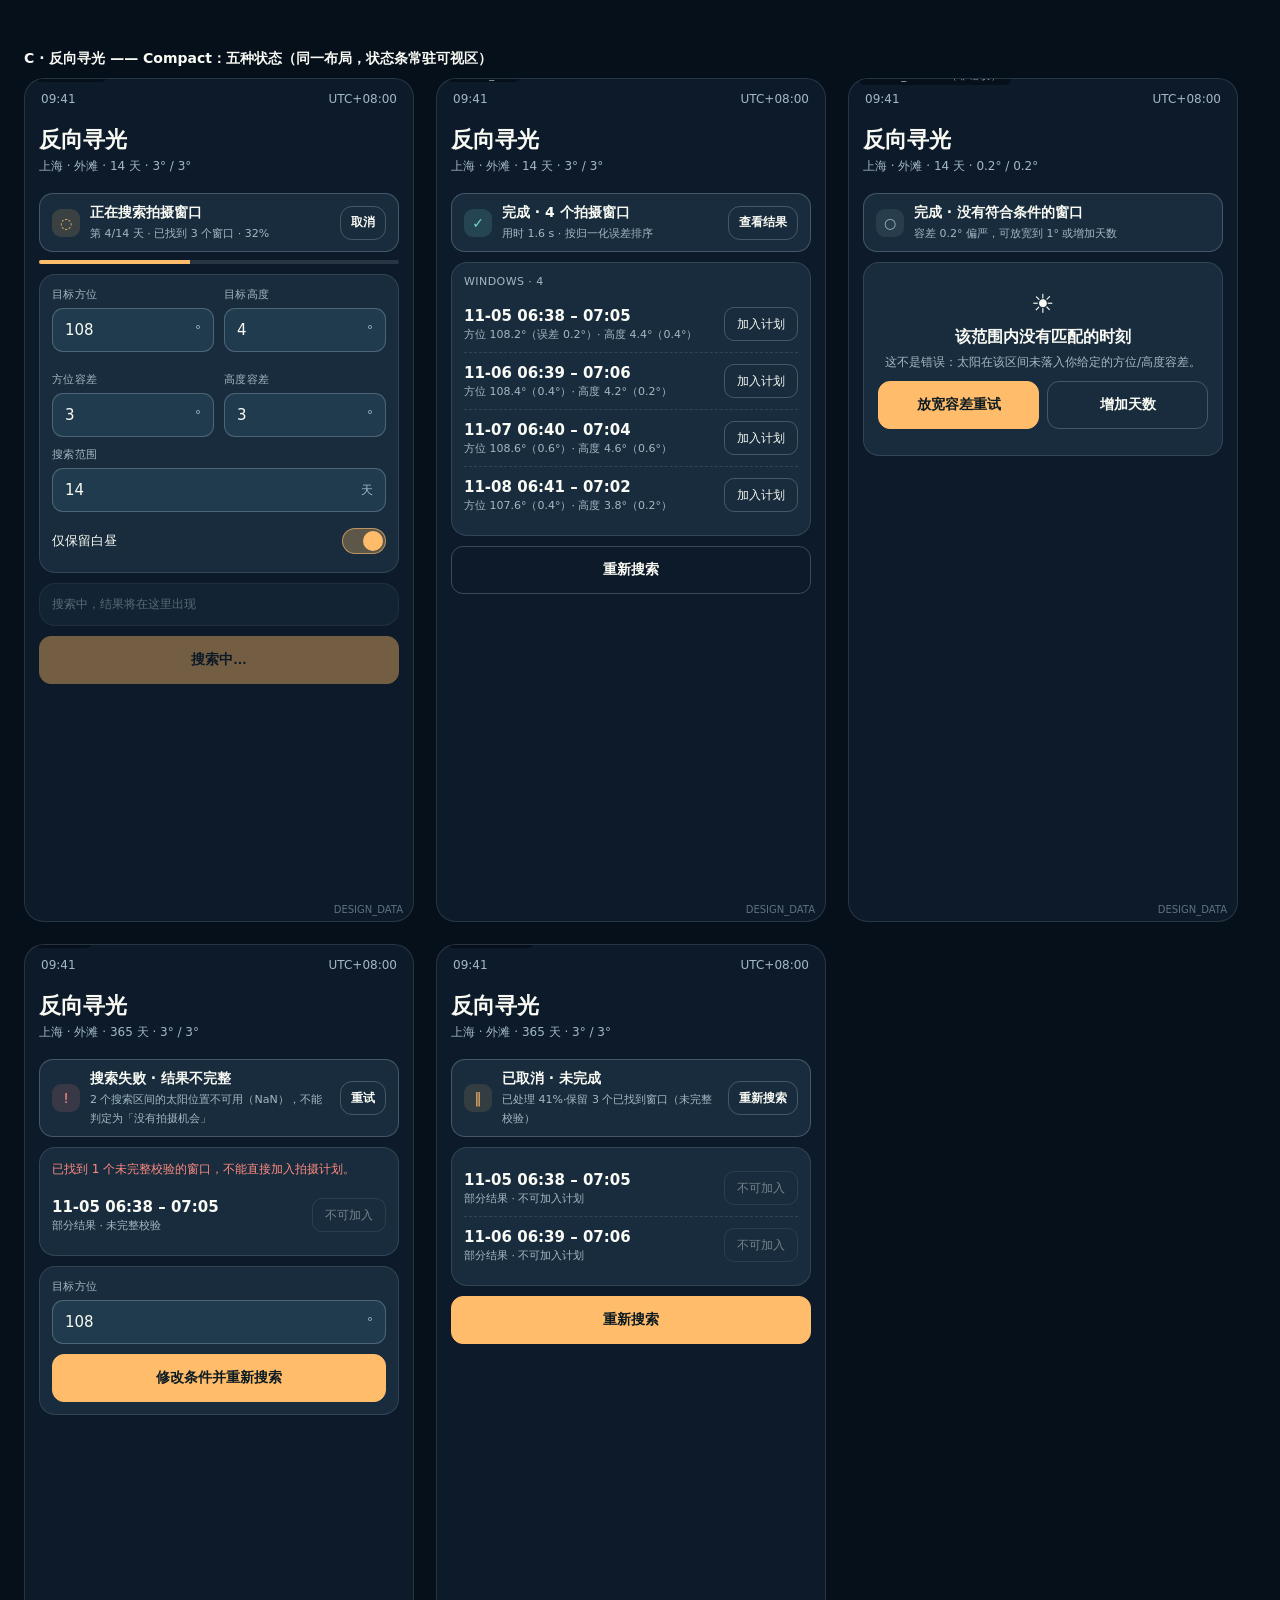
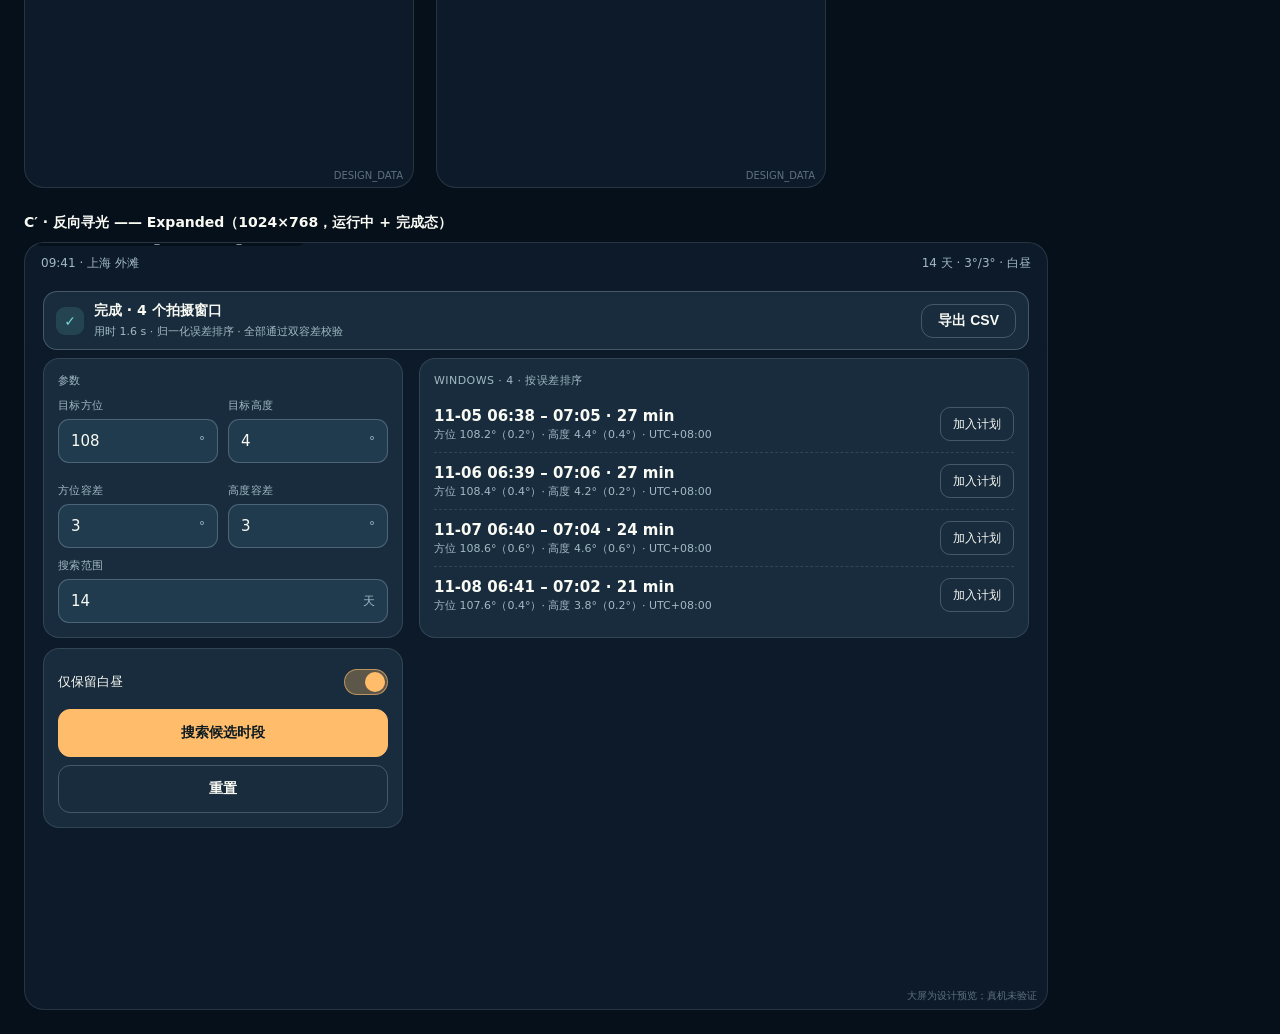
<file: design/ui1b/reverse.html>
<!doctype html>
<html lang="zh-CN"><head><meta charset="utf-8"><title>UI-1B · 反向寻光 高保真原型（含 5 种状态）</title>
<link rel="stylesheet" href="tokens.css">
<style>
body{padding:24px;background:#06101b}
h1.sec{font-size:14px;font-weight:700;margin:26px 0 10px}
.board{display:flex;gap:22px;flex-wrap:wrap;align-items:flex-start}
.frame{background:var(--bg);border:1px solid var(--line);border-radius:20px;overflow:hidden;position:relative;width:390px;height:844px}
.rowframe{width:1024px;height:768px}
.tag{position:absolute;left:10px;top:-12px;font-size:10px;letter-spacing:.12em;color:var(--muted);background:#06101b;padding:2px 8px;border-radius:6px}
.status{height:40px;display:flex;align-items:center;justify-content:space-between;padding:0 16px;font-size:12px;color:var(--muted)}
.body{padding:0 14px;height:calc(100% - 40px);overflow:auto}
/* 顶部粘性状态条：保证运行/终态永远在可视区 */
.sticky{position:sticky;top:0;z-index:5;background:linear-gradient(180deg,var(--bg) 78%,rgba(13,26,41,.6));
  padding:8px 0 10px}
.statebar{display:flex;align-items:center;gap:10px;border-radius:14px;padding:10px 12px;border:1px solid var(--line-strong);background:var(--surface)}
.statebar .ico{width:28px;height:28px;border-radius:9px;display:grid;place-items:center;font-size:14px;flex:none}
.statebar .txt{flex:1;min-width:0}
.statebar b{display:block;font-size:var(--t-body-s);font-weight:700}
.statebar span{font-size:var(--t-micro);color:var(--muted)}
.statebar.run .ico{background:var(--amber-weak);color:var(--amber)}
.statebar.ok .ico{background:var(--cyan-weak);color:var(--cyan)}
.statebar.empty .ico{background:rgba(226,246,255,.08);color:var(--muted)}
.statebar.fail .ico{background:rgba(255,138,128,.14);color:var(--danger)}
.statebar.cancel .ico{background:rgba(255,188,107,.12);color:var(--amber)}
.prog{height:4px;border-radius:2px;background:rgba(226,246,255,.12);margin-top:8px;overflow:hidden}
.prog i{display:block;height:100%;background:var(--amber);width:42%}
.title{display:flex;justify-content:space-between;align-items:flex-start;padding:6px 0 10px}
.title h2{font-size:var(--t-h2)}.title small{display:block;font-size:var(--t-caption);color:var(--muted);font-weight:400;margin-top:3px}
.card{background:var(--surface);border:1px solid var(--line);border-radius:16px;padding:12px;margin-bottom:10px}
.field{margin-bottom:10px}
.field label{display:block;font-size:var(--t-micro);color:var(--muted);margin-bottom:6px;letter-spacing:.04em}
.field .inp{height:44px;border-radius:11px;border:1px solid var(--line-strong);background:var(--surface-2);
  display:flex;align-items:center;justify-content:space-between;padding:0 12px;font-size:var(--t-body)}
.field .inp em{color:var(--muted);font-style:normal;font-size:var(--t-caption)}
.grid2{display:grid;grid-template-columns:1fr 1fr;gap:10px}
.toggle{display:flex;align-items:center;justify-content:space-between;padding:6px 0}
.switch{width:44px;height:26px;border-radius:13px;background:var(--surface-2);border:1px solid var(--line-strong);position:relative}
.switch.on{background:rgba(255,188,107,.3);border-color:rgba(255,188,107,.6)}
.switch i{position:absolute;top:2px;left:2px;width:20px;height:20px;border-radius:50%;background:var(--muted)}
.switch.on i{left:20px;background:var(--amber)}
.win{display:flex;gap:10px;align-items:center;padding:10px 0;border-bottom:1px dashed var(--line)}
.win:last-child{border:none}
.win .t{flex:1;min-width:0}
.win b{font-size:var(--t-body);font-weight:700}
.win span{font-size:var(--t-micro);color:var(--muted);display:block;margin-top:2px}
.win .go{height:34px;padding:0 12px;border-radius:10px;font-size:var(--t-caption);display:flex;align-items:center;
  border:1px solid var(--line-strong);color:var(--ink)}
.win .go.disabled{opacity:.42}
.errnote{font-size:var(--t-caption);color:var(--danger);line-height:1.6}
.actions{display:flex;gap:8px;margin-top:10px}
.split{display:grid;grid-template-columns:360px 1fr;gap:16px;padding:0 18px 18px;height:calc(100% - 56px)}
.split .left{display:flex;flex-direction:column;gap:10px;min-width:0}
.split .right{display:flex;flex-direction:column;gap:10px;min-width:0;overflow:auto}
.panel{background:var(--surface);border:1px solid var(--line);border-radius:16px;padding:14px}
.ticker{position:absolute;right:10px;bottom:6px;font-size:10px;color:rgba(162,185,197,.55)}
</style></head><body>
<h1 class="sec">C · 反向寻光 —— Compact：五种状态（同一布局，状态条常驻可视区）</h1>
<div class="board">
  <!-- RUNNING -->
  <div class="frame"><span class="tag">RUNNING</span>
    <div class="status"><span>09:41</span><span>UTC+08:00</span></div>
    <div class="body">
      <div class="title"><h2>反向寻光<small>上海 · 外滩 · 14 天 · 3° / 3°</small></h2></div>
      <div class="sticky">
        <div class="statebar run"><div class="ico">◌</div><div class="txt"><b>正在搜索拍摄窗口</b>
          <span>第 4/14 天 · 已找到 3 个窗口 · 32%</span></div>
          <button class="btn ghost" style="height:34px;padding:0 10px;font-size:12px">取消</button></div>
        <div class="prog"><i></i></div>
      </div>
      <div class="card">
        <div class="grid2">
          <div class="field"><label>目标方位</label><div class="inp num">108<em>°</em></div></div>
          <div class="field"><label>目标高度</label><div class="inp num">4<em>°</em></div></div>
          <div class="field"><label>方位容差</label><div class="inp num">3<em>°</em></div></div>
          <div class="field"><label>高度容差</label><div class="inp num">3<em>°</em></div></div>
        </div>
        <div class="field"><label>搜索范围</label><div class="inp num">14<em>天</em></div></div>
        <div class="toggle"><span style="font-size:13px">仅保留白昼</span><span class="switch on"><i></i></span></div>
      </div>
      <div class="card" style="opacity:.5"><div class="cap">搜索中，结果将在这里出现</div></div>
      <button class="btn primary" style="width:100%" disabled>搜索中…</button>
    </div>
    <div class="ticker">DESIGN_DATA</div>
  </div>

  <!-- DONE_OK -->
  <div class="frame"><span class="tag">DONE_OK</span>
    <div class="status"><span>09:41</span><span>UTC+08:00</span></div>
    <div class="body">
      <div class="title"><h2>反向寻光<small>上海 · 外滩 · 14 天 · 3° / 3°</small></h2></div>
      <div class="sticky">
        <div class="statebar ok"><div class="ico">✓</div><div class="txt"><b>完成 · 4 个拍摄窗口</b>
          <span>用时 1.6 s · 按归一化误差排序</span></div>
          <button class="btn ghost" style="height:34px;padding:0 10px;font-size:12px">查看结果</button></div>
      </div>
      <div class="card">
        <div class="micro" style="margin-bottom:8px">WINDOWS · 4</div>
        <div class="win"><div class="t"><b class="num">11-05 06:38 – 07:05</b><span>方位 108.2°（误差 0.2°）· 高度 4.4°（0.4°）</span></div>
          <div class="go">加入计划</div></div>
        <div class="win"><div class="t"><b class="num">11-06 06:39 – 07:06</b><span>方位 108.4°（0.4°）· 高度 4.2°（0.2°）</span></div>
          <div class="go">加入计划</div></div>
        <div class="win"><div class="t"><b class="num">11-07 06:40 – 07:04</b><span>方位 108.6°（0.6°）· 高度 4.6°（0.6°）</span></div>
          <div class="go">加入计划</div></div>
        <div class="win"><div class="t"><b class="num">11-08 06:41 – 07:02</b><span>方位 107.6°（0.4°）· 高度 3.8°（0.2°）</span></div>
          <div class="go">加入计划</div></div>
      </div>
      <button class="btn ghost" style="width:100%">重新搜索</button>
    </div>
    <div class="ticker">DESIGN_DATA</div>
  </div>

  <!-- DONE_EMPTY -->
  <div class="frame"><span class="tag">DONE_EMPTY（非错误）</span>
    <div class="status"><span>09:41</span><span>UTC+08:00</span></div>
    <div class="body">
      <div class="title"><h2>反向寻光<small>上海 · 外滩 · 14 天 · 0.2° / 0.2°</small></h2></div>
      <div class="sticky">
        <div class="statebar empty"><div class="ico">○</div><div class="txt"><b>完成 · 没有符合条件的窗口</b>
          <span>容差 0.2° 偏严，可放宽到 1° 或增加天数</span></div></div>
      </div>
      <div class="card" style="text-align:center;padding:26px 14px">
        <div style="font-size:26px;margin-bottom:8px">☀</div>
        <div style="font-weight:700;margin-bottom:6px">该范围内没有匹配的时刻</div>
        <div class="cap">这不是错误：太阳在该区间未落入你给定的方位/高度容差。</div>
        <div class="actions"><button class="btn primary" style="flex:1">放宽容差重试</button>
          <button class="btn ghost" style="flex:1">增加天数</button></div>
      </div>
    </div>
    <div class="ticker">DESIGN_DATA</div>
  </div>

  <!-- FAILED -->
  <div class="frame"><span class="tag">FAILED</span>
    <div class="status"><span>09:41</span><span>UTC+08:00</span></div>
    <div class="body">
      <div class="title"><h2>反向寻光<small>上海 · 外滩 · 365 天 · 3° / 3°</small></h2></div>
      <div class="sticky">
        <div class="statebar fail"><div class="ico">!</div><div class="txt"><b>搜索失败 · 结果不完整</b>
          <span>2 个搜索区间的太阳位置不可用（NaN），不能判定为「没有拍摄机会」</span></div>
          <button class="btn ghost" style="height:34px;padding:0 10px;font-size:12px">重试</button></div>
      </div>
      <div class="card">
        <div class="errnote" style="margin-bottom:8px">已找到 1 个未完整校验的窗口，不能直接加入拍摄计划。</div>
        <div class="win"><div class="t"><b class="num">11-05 06:38 – 07:05</b><span>部分结果 · 未完整校验</span></div>
          <div class="go disabled">不可加入</div></div>
      </div>
      <div class="card">
        <div class="field"><label>目标方位</label><div class="inp num">108<em>°</em></div></div>
        <button class="btn primary" style="width:100%">修改条件并重新搜索</button>
      </div>
    </div>
    <div class="ticker">DESIGN_DATA</div>
  </div>

  <!-- CANCELLED -->
  <div class="frame"><span class="tag">CANCELLED</span>
    <div class="status"><span>09:41</span><span>UTC+08:00</span></div>
    <div class="body">
      <div class="title"><h2>反向寻光<small>上海 · 外滩 · 365 天 · 3° / 3°</small></h2></div>
      <div class="sticky">
        <div class="statebar cancel"><div class="ico">‖</div><div class="txt"><b>已取消 · 未完成</b>
          <span>已处理 41%·保留 3 个已找到窗口（未完整校验）</span></div>
          <button class="btn ghost" style="height:34px;padding:0 10px;font-size:12px">重新搜索</button></div>
      </div>
      <div class="card">
        <div class="win"><div class="t"><b class="num">11-05 06:38 – 07:05</b><span>部分结果 · 不可加入计划</span></div>
          <div class="go disabled">不可加入</div></div>
        <div class="win"><div class="t"><b class="num">11-06 06:39 – 07:06</b><span>部分结果 · 不可加入计划</span></div>
          <div class="go disabled">不可加入</div></div>
      </div>
      <button class="btn primary" style="width:100%">重新搜索</button>
    </div>
    <div class="ticker">DESIGN_DATA</div>
  </div>
</div>

<h1 class="sec">C′ · 反向寻光 —— Expanded（1024×768，运行中 + 完成态）</h1>
<div class="board">
  <div class="frame rowframe"><span class="tag">EXPANDED · DONE_OK · DESIGN_PREVIEW</span>
    <div class="status"><span>09:41 · 上海 外滩</span><span>14 天 · 3°/3° · 白昼</span></div>
    <div class="sticky" style="padding:8px 18px">
      <div class="statebar ok"><div class="ico">✓</div><div class="txt"><b>完成 · 4 个拍摄窗口</b>
        <span>用时 1.6 s · 归一化误差排序 · 全部通过双容差校验</span></div>
        <button class="btn ghost" style="height:34px">导出 CSV</button></div>
    </div>
    <div class="split">
      <div class="left">
        <div class="panel">
          <div class="micro" style="margin-bottom:10px">参数</div>
          <div class="grid2">
            <div class="field"><label>目标方位</label><div class="inp num">108<em>°</em></div></div>
            <div class="field"><label>目标高度</label><div class="inp num">4<em>°</em></div></div>
            <div class="field"><label>方位容差</label><div class="inp num">3<em>°</em></div></div>
            <div class="field"><label>高度容差</label><div class="inp num">3<em>°</em></div></div>
          </div>
          <div class="field" style="margin-bottom:0"><label>搜索范围</label><div class="inp num">14<em>天</em></div></div>
        </div>
        <div class="panel">
          <div class="toggle"><span style="font-size:13px">仅保留白昼</span><span class="switch on"><i></i></span></div>
          <button class="btn primary" style="width:100%;margin-top:8px">搜索候选时段</button>
          <button class="btn ghost" style="width:100%;margin-top:8px">重置</button>
        </div>
      </div>
      <div class="right">
        <div class="panel">
          <div class="micro" style="margin-bottom:8px">WINDOWS · 4 · 按误差排序</div>
          <div class="win"><div class="t"><b class="num">11-05 06:38 – 07:05 · 27 min</b><span>方位 108.2°（0.2°）· 高度 4.4°（0.4°）· UTC+08:00</span></div>
            <div class="go">加入计划</div></div>
          <div class="win"><div class="t"><b class="num">11-06 06:39 – 07:06 · 27 min</b><span>方位 108.4°（0.4°）· 高度 4.2°（0.2°）· UTC+08:00</span></div>
            <div class="go">加入计划</div></div>
          <div class="win"><div class="t"><b class="num">11-07 06:40 – 07:04 · 24 min</b><span>方位 108.6°（0.6°）· 高度 4.6°（0.6°）· UTC+08:00</span></div>
            <div class="go">加入计划</div></div>
          <div class="win"><div class="t"><b class="num">11-08 06:41 – 07:02 · 21 min</b><span>方位 107.6°（0.4°）· 高度 3.8°（0.2°）· UTC+08:00</span></div>
            <div class="go">加入计划</div></div>
        </div>
      </div>
    </div>
    <div class="ticker">大屏为设计预览；真机未验证</div>
  </div>
</div>

<script>
(function(){
  const map = {phone:'.phone', tablet:'.tablet', large:'.large', expanded:'.tab1024,.rowframe', states:'.frame:not(.rowframe)'};
  const key = location.hash.replace('#','');
  if (key && map[key]) {
    document.querySelectorAll('.frame').forEach(function(f){
      if (!f.matches(map[key])) { f.style.display='none'; }
    });
    document.querySelectorAll('h1.sec, p.note').forEach(function(e){ e.style.display='none'; });
    document.body.style.padding='0';
  }
})();
</script>
</body></html>
</file>
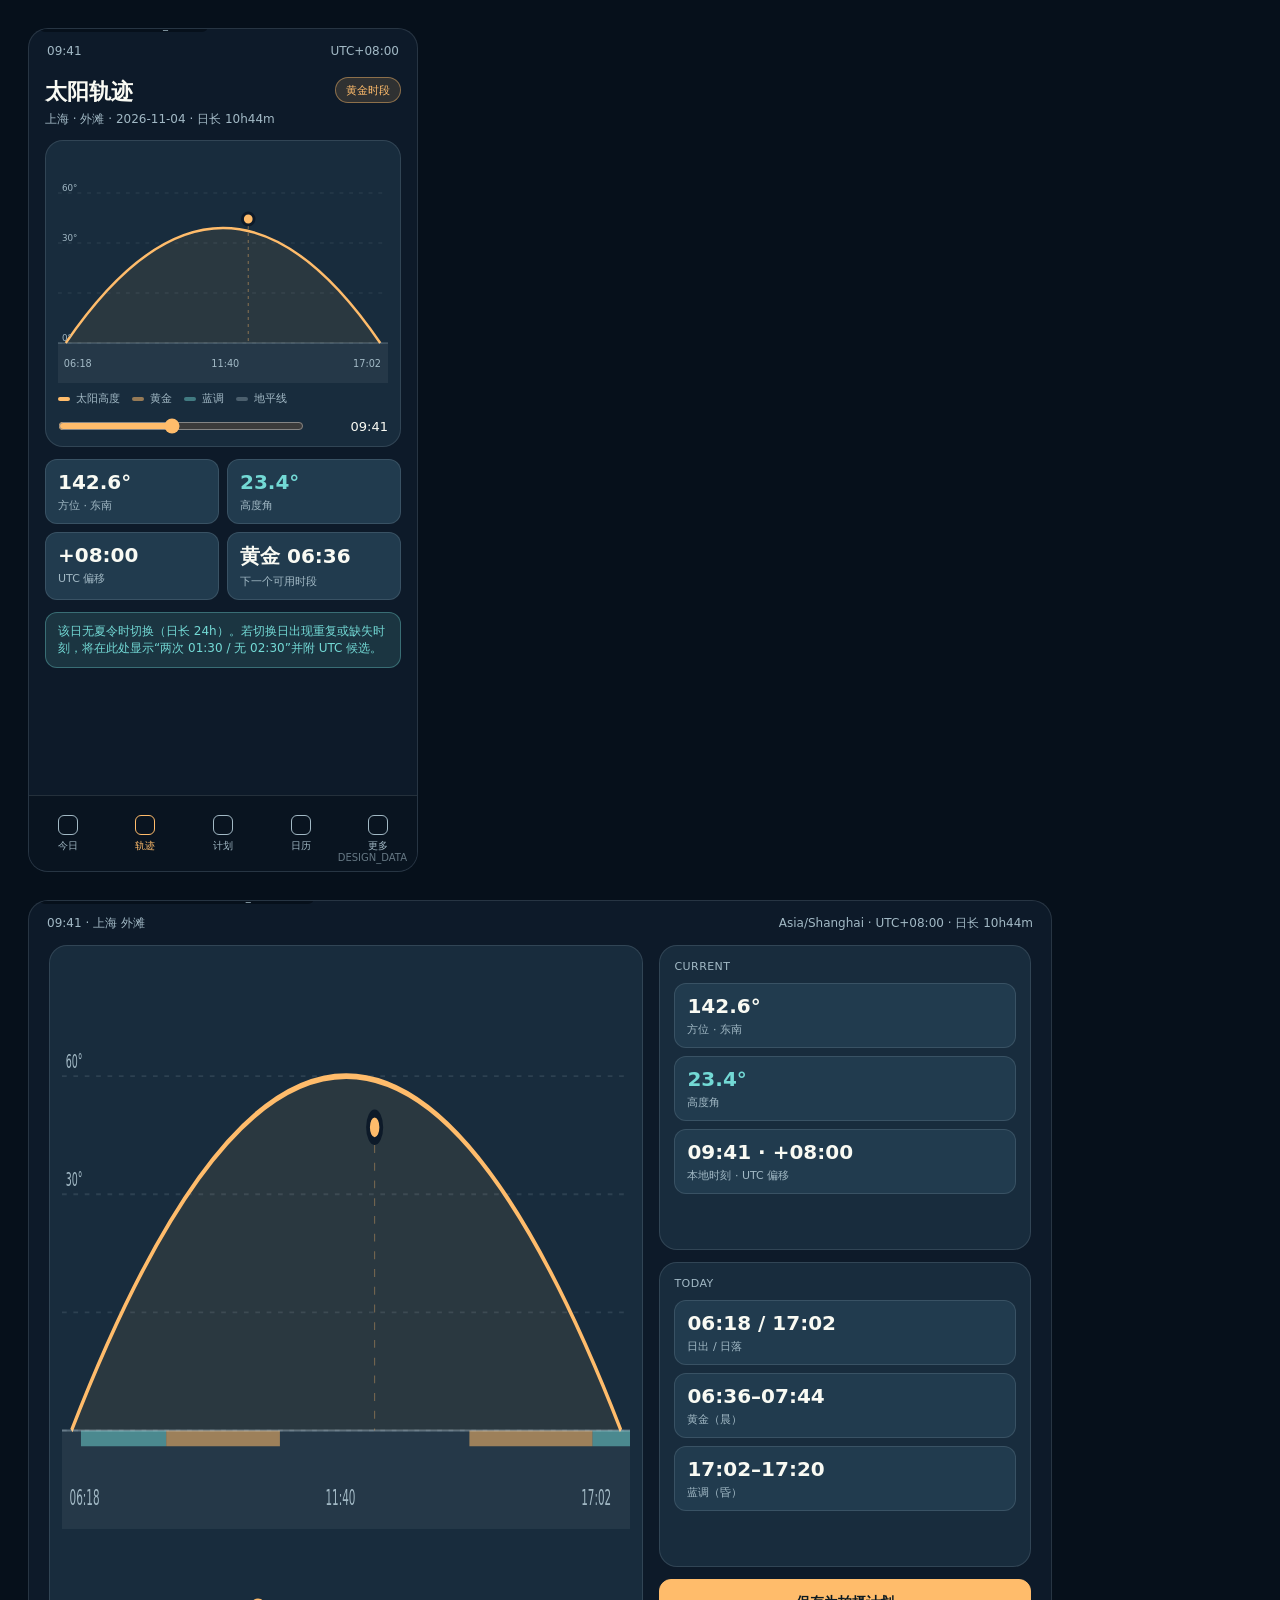
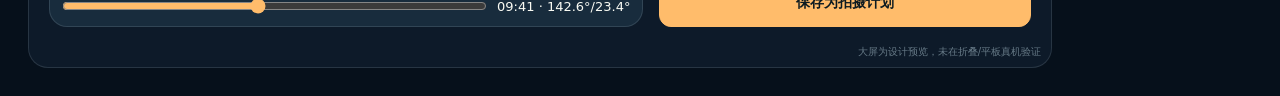
<file: design/ui1b/sunpath.html>
<!doctype html>
<html lang="zh-CN"><head><meta charset="utf-8"><title>UI-1B · 太阳轨迹 高保真原型</title>
<link rel="stylesheet" href="tokens.css">
<style>
body{padding:28px;background:#06101b}
.board{display:flex;gap:28px;flex-wrap:wrap;align-items:flex-start}
.frame{background:var(--bg);border:1px solid var(--line);border-radius:20px;overflow:hidden;position:relative}
.tag{position:absolute;left:10px;top:-12px;font-size:10px;letter-spacing:.12em;color:var(--muted);background:#06101b;padding:2px 8px;border-radius:6px}
.phone{width:390px;height:844px}.tab1024{width:1024px;height:768px}
.status{height:44px;display:flex;align-items:center;justify-content:space-between;padding:0 18px;font-size:12px;color:var(--muted)}
.body{padding:0 16px;height:calc(100% - 44px - 76px);overflow:auto}
.head{display:flex;justify-content:space-between;align-items:flex-start;padding:4px 0 12px}
.title{font-size:var(--t-h2);font-weight:700}.title small{display:block;font-size:var(--t-caption);color:var(--muted);font-weight:400;margin-top:4px}
.plot{background:var(--surface);border:1px solid var(--line);border-radius:18px;padding:12px}
.plot svg{width:100%;height:230px;display:block}
.legend{display:flex;gap:12px;margin-top:8px;flex-wrap:wrap}
.legend span{font-size:var(--t-micro);color:var(--muted);display:inline-flex;align-items:center;gap:6px}
.sw{width:12px;height:4px;border-radius:2px}
.readouts{display:grid;grid-template-columns:1fr 1fr;gap:8px;margin-top:12px}
.ro{background:var(--surface-2);border:1px solid var(--line);border-radius:12px;padding:10px 12px}
.ro b{display:block;font-size:20px;font-weight:800}
.ro span{font-size:var(--t-micro);color:var(--muted)}
.slider{margin-top:12px;display:flex;gap:10px;align-items:center}
.slider input{flex:1;accent-color:var(--amber)}
.note{background:rgba(255,188,107,.10);border:1px solid rgba(255,188,107,.3);border-radius:12px;padding:10px 12px;
  font-size:var(--t-caption);color:var(--amber);margin-top:12px}
.note.cyan{background:var(--cyan-weak);border-color:rgba(115,217,213,.35);color:var(--cyan)}
.pad{display:grid;grid-template-columns:1.6fr 1fr;gap:16px;padding:0 20px 20px;height:calc(100% - 64px)}
.pad .col{display:flex;flex-direction:column;gap:12px;min-width:0}
.panel{background:var(--surface);border:1px solid var(--line);border-radius:18px;padding:14px;flex:1}
.tab{height:76px;border-top:1px solid var(--line);display:flex;align-items:center;justify-content:space-around;background:rgba(9,20,32,.92)}
.tab div{font-size:10px;color:var(--muted);display:grid;gap:4px;justify-items:center}
.tab div.on{color:var(--amber)}
.tab i{width:20px;height:20px;border:1.6px solid currentColor;border-radius:6px;display:block}
.ticker{position:absolute;right:10px;bottom:8px;font-size:10px;color:rgba(162,185,197,.6)}
</style></head><body>
<div class="board">
  <div class="frame phone"><span class="tag">COMPACT · DESIGN_DATA</span>
    <div class="status"><span class="num">09:41</span><span class="num">UTC+08:00</span></div>
    <div class="body">
      <div class="head"><div class="title">太阳轨迹<small class="num">上海 · 外滩 · 2026-11-04 · 日长 10h44m</small></div>
        <span class="chip amber">黄金时段</span></div>

      <div class="plot">
        <svg viewBox="0 0 340 230" preserveAspectRatio="none">
          <g stroke="rgba(226,246,255,.10)" stroke-dasharray="4 6">
            <line x1="0" y1="40" x2="340" y2="40"/><line x1="0" y1="90" x2="340" y2="90"/>
            <line x1="0" y1="140" x2="340" y2="140"/><line x1="0" y1="190" x2="340" y2="190"/>
          </g>
          <rect x="0" y="190" width="340" height="40" fill="rgba(226,246,255,.06)"/>
          <path d="M8 190 Q170 -40 332 190" fill="rgba(255,188,107,.08)"/>
          <path d="M8 190 Q170 -40 332 190" fill="none" stroke="#FFBC6B" stroke-width="2.5"/>
          <line x1="0" y1="190" x2="340" y2="190" stroke="rgba(226,246,255,.3)"/>
          <circle cx="196" cy="66" r="6" fill="#FFBC6B" stroke="#0D1A29" stroke-width="3"/>
          <line x1="196" y1="66" x2="196" y2="190" stroke="rgba(255,188,107,.45)" stroke-dasharray="3 4"/>
          <text x="6" y="214" fill="#A2B9C5" font-size="10">06:18</text>
          <text x="158" y="214" fill="#A2B9C5" font-size="10">11:40</text>
          <text x="304" y="214" fill="#A2B9C5" font-size="10">17:02</text>
          <text x="4" y="38" fill="#A2B9C5" font-size="9">60°</text>
          <text x="4" y="88" fill="#A2B9C5" font-size="9">30°</text>
          <text x="4" y="188" fill="#A2B9C5" font-size="9">0°</text>
        </svg>
        <div class="legend">
          <span><i class="sw" style="background:#FFBC6B"></i>太阳高度</span>
          <span><i class="sw" style="background:rgba(255,188,107,.55)"></i>黄金</span>
          <span><i class="sw" style="background:rgba(115,217,213,.45)"></i>蓝调</span>
          <span><i class="sw" style="background:rgba(226,246,255,.25)"></i>地平线</span>
        </div>
        <div class="slider"><input type="range" min="0" max="1000" value="460"><div class="num" style="font-size:13px;min-width:74px;text-align:right">09:41</div></div>
      </div>

      <div class="readouts">
        <div class="ro"><b class="num">142.6°</b><span>方位 · 东南</span></div>
        <div class="ro"><b class="num" style="color:var(--cyan)">23.4°</b><span>高度角</span></div>
        <div class="ro"><b class="num">+08:00</b><span>UTC 偏移</span></div>
        <div class="ro"><b class="num">黄金 06:36</b><span>下一个可用时段</span></div>
      </div>

      <div class="note cyan">该日无夏令时切换（日长 24h）。若切换日出现重复或缺失时刻，将在此处显示“两次 01:30 / 无 02:30”并附 UTC 候选。</div>
    </div>
    <div class="tab"><div><i></i>今日</div><div class="on"><i></i>轨迹</div><div><i></i>计划</div><div><i></i>日历</div><div><i></i>更多</div></div>
    <div class="ticker">DESIGN_DATA</div>
  </div>

  <div class="frame tab1024"><span class="tag">EXPANDED · 1024×768 · DESIGN_PREVIEW</span>
    <div class="status"><span class="num">09:41 · 上海 外滩</span><span class="num">Asia/Shanghai · UTC+08:00 · 日长 10h44m</span></div>
    <div class="pad">
      <div class="col">
        <div class="plot" style="flex:1;display:flex;flex-direction:column">
          <svg viewBox="0 0 600 320" preserveAspectRatio="none" style="flex:1;height:auto">
            <g stroke="rgba(226,246,255,.10)" stroke-dasharray="5 7">
              <line x1="0" y1="60" x2="600" y2="60"/><line x1="0" y1="120" x2="600" y2="120"/>
              <line x1="0" y1="180" x2="600" y2="180"/><line x1="0" y1="240" x2="600" y2="240"/>
            </g>
            <rect x="0" y="240" width="600" height="50" fill="rgba(226,246,255,.06)"/>
            <rect x="20" y="240" width="90" height="8" fill="rgba(115,217,213,.5)"/>
            <rect x="110" y="240" width="120" height="8" fill="rgba(255,188,107,.55)"/>
            <rect x="430" y="240" width="130" height="8" fill="rgba(255,188,107,.55)"/>
            <rect x="560" y="240" width="40" height="8" fill="rgba(115,217,213,.5)"/>
            <path d="M10 240 Q300 -120 590 240" fill="rgba(255,188,107,.08)"/>
            <path d="M10 240 Q300 -120 590 240" fill="none" stroke="#FFBC6B" stroke-width="3"/>
            <line x1="0" y1="240" x2="600" y2="240" stroke="rgba(226,246,255,.3)"/>
            <circle cx="330" cy="86" r="7" fill="#FFBC6B" stroke="#0D1A29" stroke-width="4"/>
            <line x1="330" y1="86" x2="330" y2="240" stroke="rgba(255,188,107,.4)" stroke-dasharray="4 5"/>
            <text x="8" y="278" fill="#A2B9C5" font-size="11">06:18</text>
            <text x="278" y="278" fill="#A2B9C5" font-size="11">11:40</text>
            <text x="548" y="278" fill="#A2B9C5" font-size="11">17:02</text>
            <text x="4" y="56" fill="#A2B9C5" font-size="10">60°</text>
            <text x="4" y="116" fill="#A2B9C5" font-size="10">30°</text>
          </svg>
          <div class="slider" style="margin-top:10px"><input type="range" min="0" max="1000" value="460">
            <div class="num" style="font-size:13px;min-width:110px;text-align:right">09:41 · 142.6°/23.4°</div></div>
        </div>
      </div>
      <div class="col">
        <div class="panel">
          <div class="micro" style="margin-bottom:10px">CURRENT</div>
          <div class="readouts" style="grid-template-columns:1fr;margin:0">
            <div class="ro"><b class="num">142.6°</b><span>方位 · 东南</span></div>
            <div class="ro"><b class="num" style="color:var(--cyan)">23.4°</b><span>高度角</span></div>
            <div class="ro"><b class="num">09:41 · +08:00</b><span>本地时刻 · UTC 偏移</span></div>
          </div>
        </div>
        <div class="panel">
          <div class="micro" style="margin-bottom:10px">TODAY</div>
          <div class="ro" style="margin-bottom:8px"><b class="num">06:18 / 17:02</b><span>日出 / 日落</span></div>
          <div class="ro" style="margin-bottom:8px"><b class="num">06:36–07:44</b><span>黄金（晨）</span></div>
          <div class="ro"><b class="num">17:02–17:20</b><span>蓝调（昏）</span></div>
        </div>
        <button class="btn primary">保存为拍摄计划</button>
      </div>
    </div>
    <div class="ticker">大屏为设计预览，未在折叠/平板真机验证</div>
  </div>
</div>

<script>
(function(){
  const map = {phone:'.phone', tablet:'.tablet', large:'.large', expanded:'.tab1024,.rowframe', states:'.frame:not(.rowframe)'};
  const key = location.hash.replace('#','');
  if (key && map[key]) {
    document.querySelectorAll('.frame').forEach(function(f){
      if (!f.matches(map[key])) { f.style.display='none'; }
    });
    document.querySelectorAll('h1.sec, p.note').forEach(function(e){ e.style.display='none'; });
    document.body.style.padding='0';
  }
})();
</script>
</body></html>
</file>
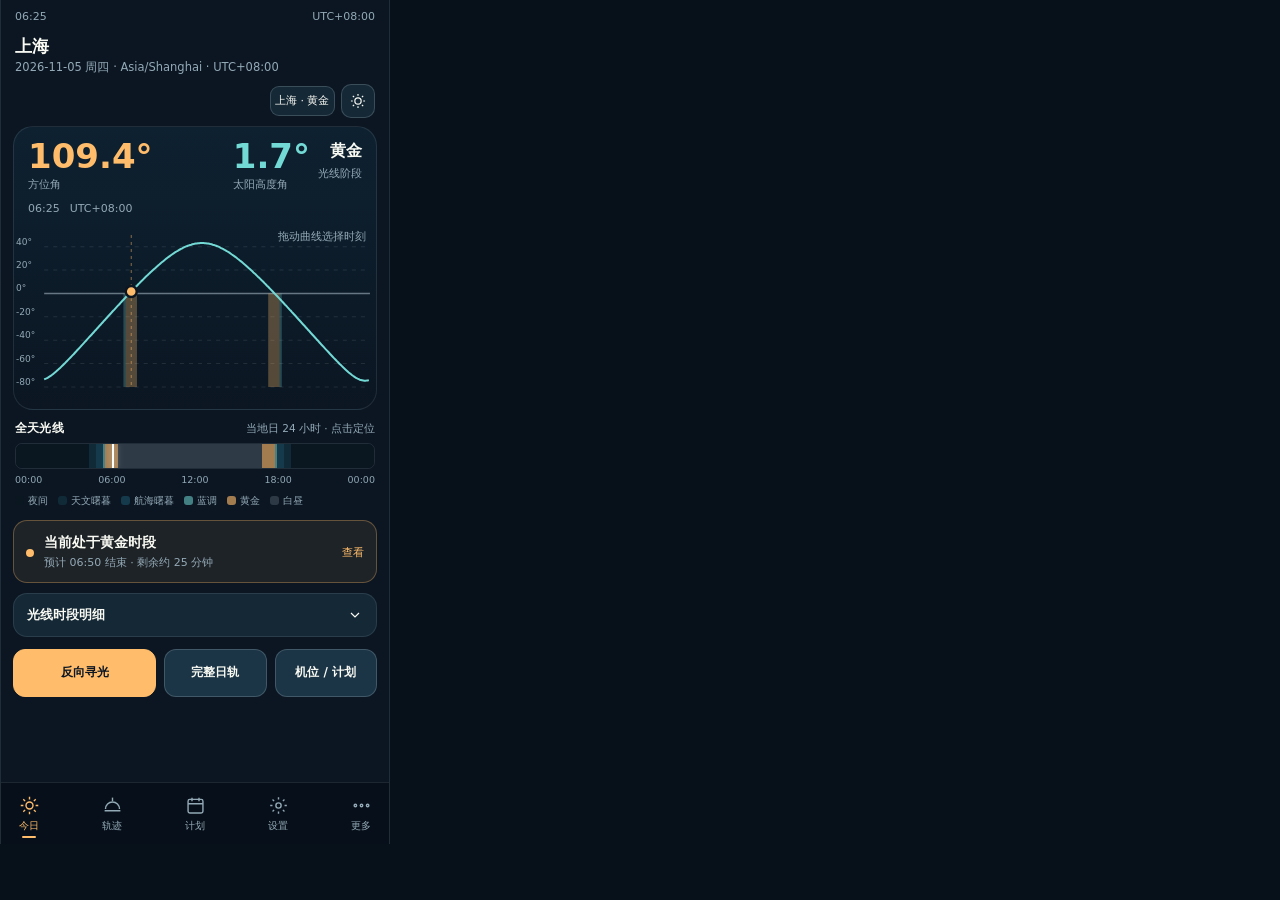
<file: design/ui1b-r2/shots/_frame.html>
<!doctype html>
<html lang="zh-CN"><head><meta charset="utf-8">
<title>UI-1B-R2 shot frame</title>
<style>
html,body{margin:0;padding:0;background:#07111a;overflow:hidden}
iframe{border:0;display:block;background:#07111a}
</style></head><body>
<script>
// 用固定尺寸 iframe 精确控制原型 CSS 视口，避免无头浏览器最小窗口宽度造成的假裁切。
const q = new URLSearchParams(location.search);
const w = Number(q.get('w') || 390);
const h = Number(q.get('h') || 844);
const extra = [];
for (const k of ['theme', 'scenario', 'reduce']) {
  if (q.get(k)) extra.push(k + '=' + encodeURIComponent(q.get(k)));
}
const f = document.createElement('iframe');
f.width = w;
f.height = h;
f.src = '../final-home.html' + (extra.length ? '?' + extra.join('&') : '');
document.body.appendChild(f);
</script>
</body></html>
</file>
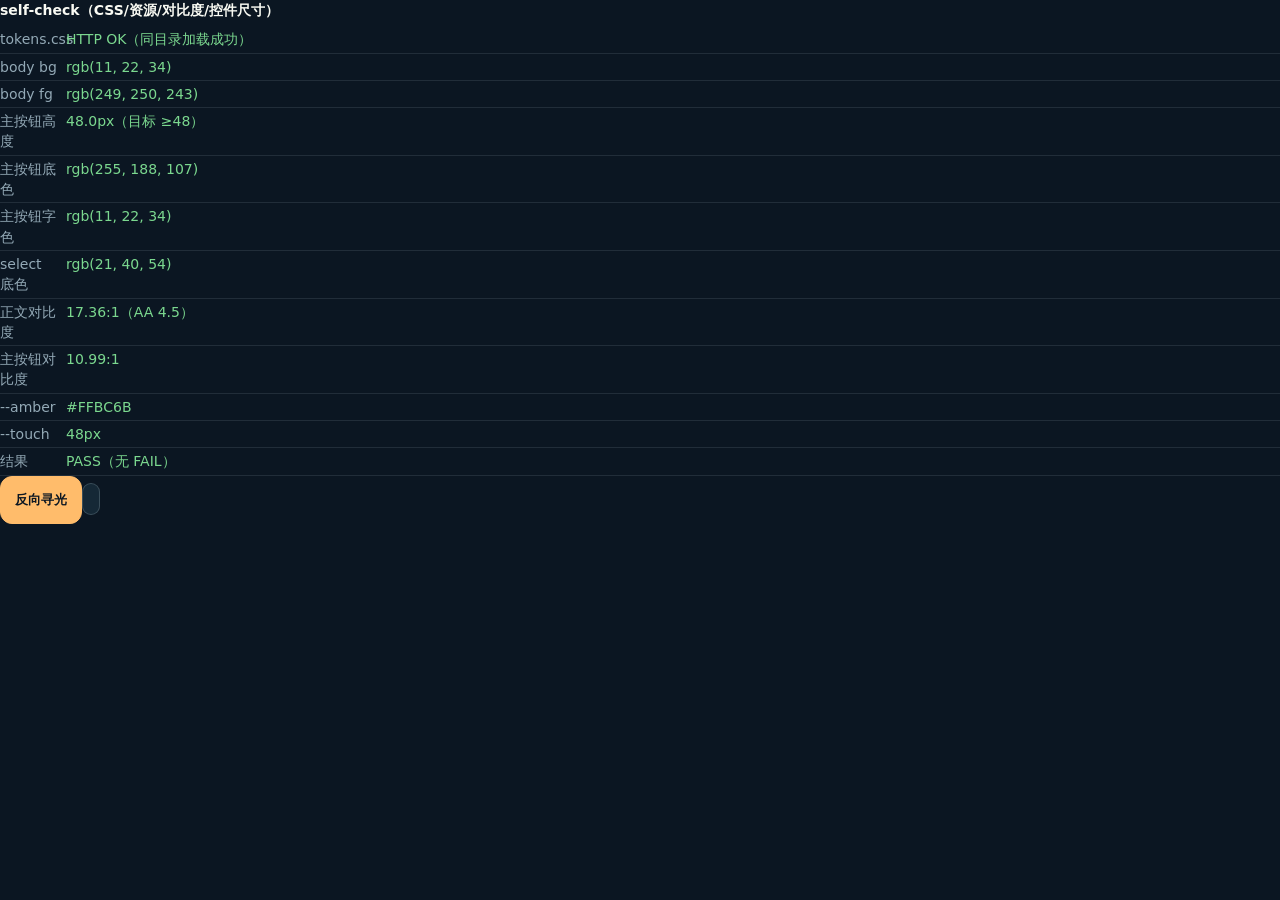
<file: design/ui1b-r2/shots/_selfcheck.html>
<!doctype html>
<html lang="zh-CN"><head><meta charset="utf-8">
<title>UI-1B-R2 原型自检</title>
<style>
body{background:#0B1622;color:#F9FAF3;font:12px/1.6 "HarmonyOS Sans SC",system-ui,sans-serif;padding:14px}
h1{font-size:14px;margin:0 0 6px}
.row{display:flex;gap:8px;padding:3px 0;border-bottom:1px solid rgba(226,246,255,.10)}
.row b{width:58px;flex:none;color:#93A9B6;font-weight:500}
.row span{flex:1}
.ok{color:#7BD88F}.bad{color:#FF8A80}.warn{color:#FFBC6B}
</style></head><body>
<h1>self-check（CSS/资源/对比度/控件尺寸）</h1>
<div id="out"></div>
<script>
const out = document.getElementById('out');
const rows = [];
function line(name, ok, detail) {
  const cls = ok === true ? 'ok' : (ok === false ? 'bad' : 'warn');
  rows.push(`<div class="row"><b>${name}</b><span class="${cls}">${detail}</span></div>`);
}
function shown(el){return el && el.offsetWidth > 0 && el.offsetHeight > 0;}
const css = document.createElement('link');
css.rel = 'stylesheet';
css.href = '../tokens.css';
document.head.appendChild(css);
css.onerror = () => { line('tokens.css', false, '404 / 加载失败'); flush(); };
css.onload = () => {
  line('tokens.css', true, 'HTTP OK（同目录加载成功）');
  // computed style：必须来自 Token，不能是浏览器默认黑/白
  const bodyBg = getComputedStyle(document.body).backgroundColor;
  const bodyFg = getComputedStyle(document.body).color;
  line('body bg', bodyBg === 'rgb(11, 22, 34)', bodyBg);
  line('body fg', bodyFg === 'rgb(249, 250, 243)', bodyFg);
  const btn = document.createElement('button');
  btn.className = 'btn primary'; btn.textContent = '反向寻光';
  document.body.appendChild(btn);
  const bs = getComputedStyle(btn);
  const h = btn.getBoundingClientRect().height;
  line('主按钮高度', h >= 47.5, h.toFixed(1) + 'px（目标 ≥48）');
  line('主按钮底色', bs.backgroundColor === 'rgb(255, 188, 107)', bs.backgroundColor);
  line('主按钮字色', bs.color === 'rgb(11, 22, 34)', bs.color);
  const sel = document.createElement('select'); document.body.appendChild(sel);
  line('select 底色', getComputedStyle(sel).backgroundColor !== 'rgba(0, 0, 0, 0)',
    getComputedStyle(sel).backgroundColor);
  // 对比度（WCAG 相对亮度，AA 目标 4.5:1）
  function lum(c) {
    const m = c.match(/\d+/g).map(Number).slice(0, 3).map((v) => {
      const x = v / 255; return x <= 0.03928 ? x / 12.92 : Math.pow((x + 0.055) / 1.055, 2.4);
    });
    return 0.2126 * m[0] + 0.7152 * m[1] + 0.0722 * m[2];
  }
  function ratio(a, b) { const l1 = lum(a), l2 = lum(b); const hi = Math.max(l1, l2), lo = Math.min(l1, l2);
    return (hi + 0.05) / (lo + 0.05); }
  line('正文对比度', ratio(bodyFg, bodyBg) >= 4.5, ratio(bodyFg, bodyBg).toFixed(2) + ':1（AA 4.5）');
  line('主按钮对比度', ratio(bs.color, bs.backgroundColor) >= 4.5,
    ratio(bs.color, bs.backgroundColor).toFixed(2) + ':1');
  // 关键 Token 是否可读
  const cs = getComputedStyle(document.documentElement);
  line('--amber', cs.getPropertyValue('--amber').trim() === '#FFBC6B', cs.getPropertyValue('--amber').trim());
  line('--touch', cs.getPropertyValue('--touch').trim() === '48px', cs.getPropertyValue('--touch').trim());
  flush();
};
function flush() {
  out.innerHTML = rows.join('');
  if (!rows.some((r) => r.includes('bad'))) line('结果', true, 'PASS（无 FAIL）');
  else line('结果', false, '存在 FAIL 项');
  out.innerHTML = rows.join('');
}
setTimeout(() => { if (rows.length === 0) { line('tokens.css', false, '超时未加载'); flush(); } }, 3000);
</script>
</body></html>
</file>
<file: design/ui1b/tokens.css>
/* UI-1B 设计 Token（深色专业工作台基线）
   说明：原型仅供设计审阅，不是产品实现；数值即 ArkTS 落地目标值。 */

:root{
  /* 色彩 */
  --bg:#0D1A29;            /* 应用底 */
  --surface:#182C3D;       /* 卡片面 */
  --surface-2:#213B4E;     /* 抬升面 / 控件 */
  --line:rgba(226,246,255,.12);
  --line-strong:rgba(226,246,255,.22);
  --amber:#FFBC6B;         /* 太阳主色 */
  --amber-weak:rgba(255,188,107,.14);
  --cyan:#73D9D5;          /* 参考/辅助 */
  --cyan-weak:rgba(115,217,213,.14);
  --ink:#F9FAF3;           /* 主文本 */
  --muted:#A2B9C5;         /* 次文本 */
  --ok:#7BD88F;
  --warn:#FFBC6B;
  --danger:#FF8A80;

  /* 间距（4vp 网格） */
  --s1:4px; --s2:8px; --s3:12px; --s4:16px; --s5:20px; --s6:24px; --s7:32px; --s8:40px;
  /* 圆角 */
  --r-card:18px; --r-ctrl:12px; --r-chip:999px; --r-sheet:24px;
  /* 字级 */
  --t-display:36px; --t-h1:30px; --t-h2:22px; --t-title:20px;
  --t-body:15px; --t-body-s:14px; --t-caption:12px; --t-micro:11px;
  /* 触控 */
  --touch:48px; --touch-min:44px;
  /* 动效 */
  --m-fast:120ms; --m-base:200ms; --m-slow:280ms;
  --ease-out:cubic-bezier(.2,.8,.2,1);
}

*{box-sizing:border-box;margin:0;padding:0}
html,body{background:#06101b;color:var(--ink);
  font-family:"HarmonyOS Sans SC","Noto Sans SC",system-ui,-apple-system,"Segoe UI",sans-serif;
  -webkit-font-smoothing:antialiased}
.num{font-variant-numeric:tabular-nums;font-feature-settings:"tnum" 1}
.card{background:var(--surface);border:1px solid var(--line);border-radius:var(--r-card);padding:var(--s4)}
.elev{background:var(--surface-2);border:1px solid var(--line);border-radius:var(--r-ctrl)}
.muted{color:var(--muted)}
.cap{font-size:var(--t-caption);color:var(--muted)}
.micro{font-size:var(--t-micro);letter-spacing:.04em;text-transform:uppercase;color:var(--muted)}
.chip{display:inline-flex;align-items:center;gap:6px;height:26px;padding:0 10px;border-radius:var(--r-chip);
  border:1px solid var(--line-strong);font-size:var(--t-micro);color:var(--muted)}
.chip.amber{border-color:rgba(255,188,107,.45);background:var(--amber-weak);color:var(--amber)}
.chip.cyan{border-color:rgba(115,217,213,.45);background:var(--cyan-weak);color:var(--cyan)}
.chip.danger{border-color:rgba(255,138,128,.45);background:rgba(255,138,128,.12);color:var(--danger)}
.btn{height:var(--touch);padding:0 16px;border-radius:var(--r-ctrl);border:1px solid var(--line-strong);
  background:var(--surface-2);color:var(--ink);font-size:var(--t-body-s);font-weight:600;display:inline-flex;
  align-items:center;justify-content:center;gap:8px}
.btn.primary{background:var(--amber);border-color:var(--amber);color:#0C1A21}
.btn.ghost{background:transparent}
.btn[disabled],.btn.disabled{opacity:.42}
.hr{height:1px;background:var(--line)}
</file>
<file: design/ui1b-r/tokens.css>
/* UI-1B-R · 三套方案共享 Token（深色为主；浅色按同一层级换算） */
:root{
  --bg:#0B1622;            /* 比 UI-1B 更深，减少卡片感 */
  --bg-2:#101F2D;
  --surface:#152836;
  --surface-2:#1C3546;
  --line:rgba(226,246,255,.10);
  --line-2:rgba(226,246,255,.18);
  --amber:#FFBC6B;
  --amber-dim:rgba(255,188,107,.16);
  --cyan:#73D9D5;
  --cyan-dim:rgba(115,217,213,.14);
  --ink:#F9FAF3;
  --muted:#93A9B6;
  --danger:#FF8A80;
  --ok:#7BD88F;
  --s1:4px; --s2:8px; --s3:12px; --s4:16px; --s5:20px; --s6:24px; --s7:32px;
  --r-lg:20px; --r-md:12px; --r-pill:999px;
  --t-display:44px; --t-h1:24px; --t-h2:19px; --t-body:14px; --t-cap:11.5px; --t-micro:10.5px;
  --touch:48px;
}
*{box-sizing:border-box;margin:0;padding:0}
html,body{background:#07111a;color:var(--ink);
  font-family:"HarmonyOS Sans SC","Noto Sans SC",system-ui,-apple-system,"Segoe UI",sans-serif;
  -webkit-font-smoothing:antialiased}
.num{font-variant-numeric:tabular-nums}
.phone{width:390px;height:844px;background:var(--bg);border:1px solid var(--line-2);
  border-radius:22px;overflow:hidden;position:relative;display:flex;flex-direction:column}
.statusbar{height:38px;display:flex;align-items:center;justify-content:space-between;
  padding:0 16px;font-size:11px;color:var(--muted)}
.content{flex:1;overflow:auto}
.tabbar{height:64px;border-top:1px solid var(--line);display:flex;align-items:center;
  justify-content:space-around;background:rgba(7,16,26,.92);flex:none}
.tabbar div{font-size:10px;color:var(--muted);display:grid;gap:3px;justify-items:center}
.tabbar div.on{color:var(--amber)}
.tabbar i{width:18px;height:18px;border:1.5px solid currentColor;border-radius:5px;display:block}
.cap{font-size:var(--t-cap);color:var(--muted)}
.micro{font-size:var(--t-micro);letter-spacing:.08em;color:var(--muted);text-transform:uppercase}
.tag{position:absolute;left:10px;top:-11px;font-size:10px;letter-spacing:.12em;color:var(--muted);
  background:#07111a;padding:2px 8px;border-radius:6px}
.btn{height:var(--touch);border-radius:var(--r-md);border:1px solid var(--line-2);
  background:var(--surface-2);color:var(--ink);font-size:13px;font-weight:600;
  display:flex;align-items:center;justify-content:center;gap:6px}
.btn.primary{background:var(--amber);border-color:var(--amber);color:#0B1622}
.btn.ghost{background:transparent}
.chip{display:inline-flex;align-items:center;gap:5px;height:24px;padding:0 9px;border-radius:var(--r-pill);
  border:1px solid var(--line-2);font-size:var(--t-micro);color:var(--muted)}
.chip.amber{border-color:rgba(255,188,107,.45);background:var(--amber-dim);color:var(--amber)}
.chip.cyan{border-color:rgba(115,217,213,.4);background:var(--cyan-dim);color:var(--cyan)}
</file>
<file: design/ui1b-r2/tokens.css>
/* LightBearing · UI-1B-R2 设计 Token（P0 修复版）
   单一来源：所有原型的颜色/间距/字级/圆角/触控尺寸都从这里取。
   深色为默认；body.light 覆盖为暖纸浅色。禁止页面内硬编码颜色（图表 SVG 的少量派生色除外）。 */

:root{
  color-scheme: dark;

  /* 底色与面 */
  --bg:#0B1622;
  --bg-2:#0E1D2A;
  --surface:#152836;
  --surface-2:#1C3546;
  --surface-3:#24455A;
  --line:rgba(226,246,255,.10);
  --line-2:rgba(226,246,255,.18);

  /* 语义色 */
  --amber:#FFBC6B;
  --amber-dim:rgba(255,188,107,.16);
  --cyan:#73D9D5;
  --cyan-dim:rgba(115,217,213,.14);
  --ink:#F9FAF3;
  --ink-2:#E4EDF3;
  --muted:#93A9B6;
  --muted-2:#7E95A3;
  --on-primary:#0B1622;
  --ok:#7BD88F;
  --danger:#FF8A80;

  /* 图表推导色（由主色派生，集中定义避免各页各写一套） */
  --chart-curve:var(--cyan);
  --chart-horizon:rgba(226,246,255,.42);
  --chart-grid:rgba(226,246,255,.10);
  --chart-tick:var(--muted);
  --chart-golden:rgba(255,188,107,.30);
  --chart-blue:rgba(115,217,213,.26);

  /* 间距（4vp 网格） */
  --s1:4px; --s2:8px; --s3:12px; --s4:16px; --s5:20px; --s6:24px; --s7:32px; --s8:40px;

  /* 圆角 */
  --r-sm:9px; --r-md:12px; --r-lg:20px; --r-pill:999px;

  /* 字级 */
  --t-display:34px; --t-h1:24px; --t-h2:19px; --t-title:16px;
  --t-body:14px; --t-body-s:12.5px; --t-cap:11.5px; --t-micro:10px;

  /* 控件 */
  --touch:48px; --touch-sm:34px;
  --nav-h:62px;

  /* 动效 */
  --m-fast:120ms; --m-base:200ms; --m-slow:280ms;
  --ease:cubic-bezier(.2,.8,.2,1);
}

/* 浅色：暖纸基底（不是简单反色，仍保持琥珀/青的双色语义） */
body.light{
  color-scheme: light;
  --bg:#F4F1EA;
  --bg-2:#EFE9DE;
  --surface:#FFFFFF;
  --surface-2:#F0EAE0;
  --surface-3:#E6DFD2;
  --line:rgba(20,31,42,.10);
  --line-2:rgba(20,31,42,.18);
  --amber:#9A5A0C;
  --amber-dim:rgba(154,90,12,.12);
  --cyan:#116C69;
  --cyan-dim:rgba(17,108,105,.12);
  --ink:#141F2A;
  --ink-2:#22303C;
  --muted:#52646F;
  --muted-2:#5E7180;
  --on-primary:#FFF8EC;
  --chart-curve:#116C69;
  --chart-horizon:rgba(20,31,42,.45);
  --chart-grid:rgba(20,31,42,.12);
  --chart-tick:#52646F;
  --chart-golden:rgba(154,90,12,.22);
  --chart-blue:rgba(17,108,105,.20);
}

/* 基线重置：避免浏览器默认样式泄漏（白底按钮、黑字链接、系统字体不一致） */
*,*::before,*::after{box-sizing:border-box}
html,body{
  margin:0; padding:0;
  background:var(--bg);
  color:var(--ink);
  font-family:"HarmonyOS Sans SC","Noto Sans SC",system-ui,-apple-system,"Segoe UI",Roboto,sans-serif;
  font-size:var(--t-body);
  line-height:1.45;
  -webkit-font-smoothing:antialiased;
  overflow-x:hidden;
}
button,select,input,textarea{
  font:inherit; color:inherit; background:none; border:0; margin:0;
  -webkit-appearance:none; appearance:none;
}
button{cursor:pointer; min-height:var(--touch-sm)}
a{color:var(--cyan); text-decoration:none}
a:hover{text-decoration:underline}
select{
  background:var(--surface); color:var(--ink);
  border:1px solid var(--line-2); border-radius:var(--r-sm);
  padding:0 8px; height:32px;
}
select option{background:var(--surface); color:var(--ink)}
:focus-visible{outline:2px solid var(--amber); outline-offset:2px}

/* 通用原子类（原型内多处复用） */
.num{font-variant-numeric:tabular-nums}
.micro{font-size:var(--t-micro); letter-spacing:.08em; color:var(--muted); text-transform:uppercase}
.cap{font-size:var(--t-cap); color:var(--muted)}

.btn{
  min-height:var(--touch);
  padding:0 14px;
  border-radius:var(--r-md);
  border:1px solid var(--line-2);
  background:var(--surface-2);
  color:var(--ink);
  font-size:var(--t-body-s);
  font-weight:600;
  display:inline-flex; align-items:center; justify-content:center; gap:6px;
  transition:background var(--m-fast) var(--ease), border-color var(--m-fast) var(--ease);
}
.btn:hover{background:var(--surface-3)}
.btn.primary{background:var(--amber); border-color:var(--amber); color:var(--on-primary)}
.btn.primary:hover{filter:brightness(1.05)}
.btn.ghost{background:transparent}
.btn:disabled,.btn[aria-disabled="true"]{opacity:.42; cursor:not-allowed}

.chip{
  display:inline-flex; align-items:center; gap:5px;
  height:24px; padding:0 9px; border-radius:var(--r-pill);
  border:1px solid var(--line-2); font-size:var(--t-micro); color:var(--muted);
}
.chip.amber{border-color:rgba(255,188,107,.45); background:var(--amber-dim); color:var(--amber)}
.chip.cyan{border-color:rgba(115,217,213,.40); background:var(--cyan-dim); color:var(--cyan)}

body.reduce *,body.reduce *::before,body.reduce *::after{
  transition:none !important; animation:none !important;
}
@media (prefers-reduced-motion: reduce){
  *,*::before,*::after{transition:none !important; animation:none !important}
}
</file>
